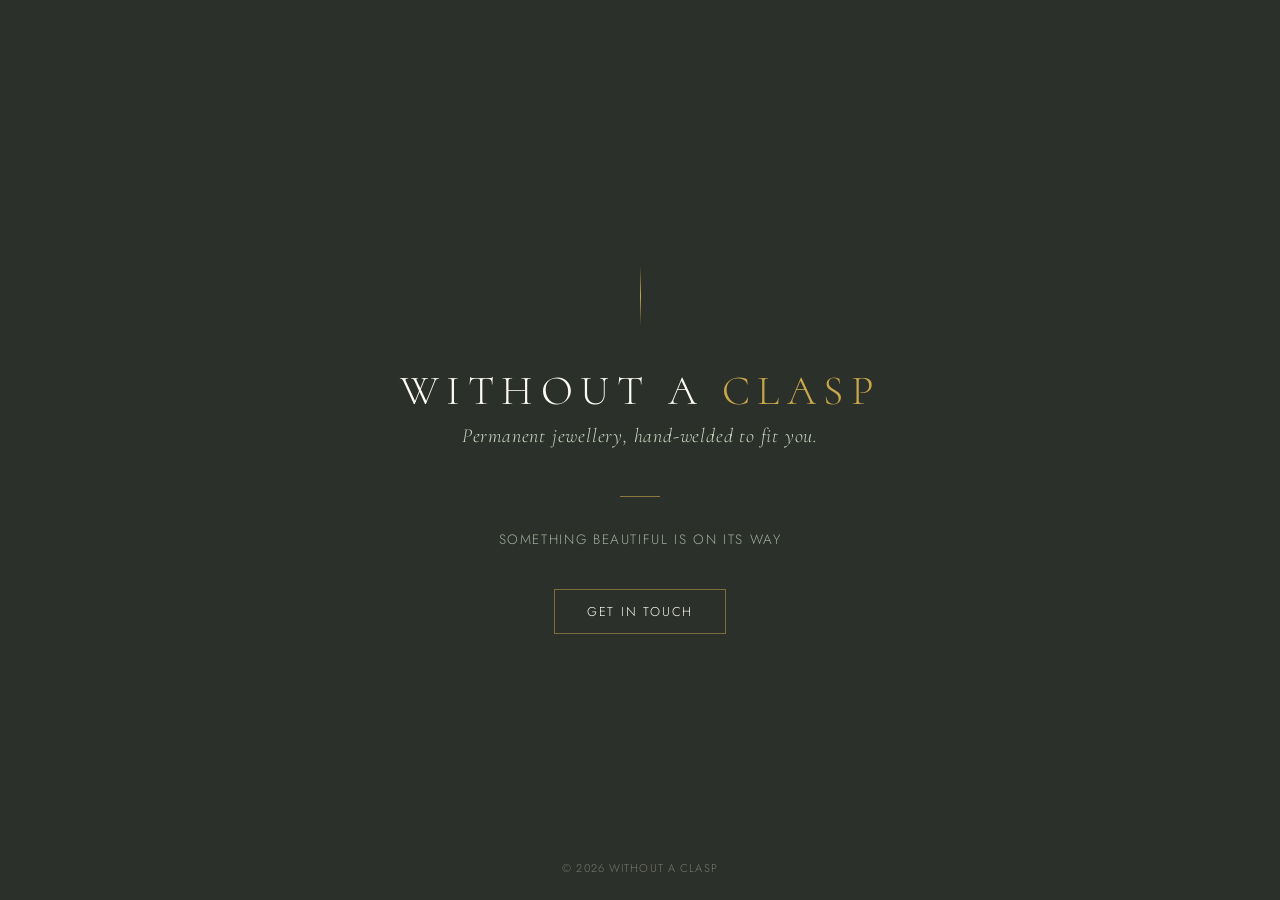
<file: index.html>
<!DOCTYPE html>
<html lang="en">
<head>
  <meta charset="UTF-8"/>
  <meta name="viewport" content="width=device-width, initial-scale=1.0"/>
  <meta name="description" content="Without a Clasp — Permanent jewellery, hand-welded to fit you. Coming soon."/>
  <title>Without a Clasp — Coming Soon</title>
  <link rel="preconnect" href="https://fonts.googleapis.com"/>
  <link rel="preconnect" href="https://fonts.gstatic.com" crossorigin/>
  <link rel="icon" type="image/svg+xml" href="favicon.svg"/>
  <link rel="apple-touch-icon" href="apple-touch-icon.svg"/>
  <link href="https://fonts.googleapis.com/css2?family=Cormorant+Garamond:ital,wght@0,300;0,400;1,300;1,400&family=Cormorant+SC:wght@300;400&family=Jost:wght@200;300;400&display=swap" rel="stylesheet"/>
  <style>
    *, *::before, *::after { box-sizing: border-box; margin: 0; padding: 0; }

    :root {
      --sage:    #CAD9C2;
      --gold:    #C9A84C;
      --charcoal:#2C302A;
      --cream:   #FDFAF4;
      --text:    #38382e;
      --mid:     #7a7a6e;
    }

    html, body {
      height: 100%;
    }

    body {
      background: var(--charcoal);
      color: var(--cream);
      font-family: 'Jost', sans-serif;
      font-weight: 300;
      display: flex;
      flex-direction: column;
      align-items: center;
      justify-content: center;
      min-height: 100vh;
      text-align: center;
      padding: 2rem;
    }

    /* Subtle decorative rule */
    .rule {
      width: 1px;
      height: 60px;
      background: linear-gradient(to bottom, transparent, var(--gold), transparent);
      margin: 0 auto 2.5rem;
    }

    .wordmark {
      font-family: 'Cormorant SC', serif;
      font-weight: 300;
      font-size: clamp(1.6rem, 5vw, 2.6rem);
      letter-spacing: 0.18em;
      text-transform: uppercase;
      color: var(--cream);
      margin-bottom: 0.5rem;
    }

    .wordmark span {
      color: var(--gold);
    }

    .tagline {
      font-family: 'Cormorant Garamond', serif;
      font-style: italic;
      font-weight: 300;
      font-size: clamp(1rem, 2.5vw, 1.25rem);
      color: var(--sage);
      letter-spacing: 0.04em;
      margin-bottom: 3rem;
    }

    .rule-bottom {
      width: 40px;
      height: 1px;
      background: var(--gold);
      margin: 0 auto 2rem;
      opacity: 0.6;
    }

    .message {
      font-size: 0.85rem;
      font-weight: 300;
      letter-spacing: 0.12em;
      text-transform: uppercase;
      color: var(--sage);
      opacity: 0.75;
      margin-bottom: 2.5rem;
    }

    .contact-link {
      display: inline-block;
      font-family: 'Jost', sans-serif;
      font-size: 0.8rem;
      font-weight: 300;
      letter-spacing: 0.14em;
      text-transform: uppercase;
      color: var(--cream);
      text-decoration: none;
      border: 1px solid rgba(201,168,76,0.5);
      padding: 0.75rem 2rem;
      transition: border-color 0.3s, color 0.3s;
    }

    .contact-link:hover {
      border-color: var(--gold);
      color: var(--gold);
    }

    footer {
      position: absolute;
      bottom: 1.5rem;
      font-size: 0.7rem;
      letter-spacing: 0.1em;
      color: var(--mid);
      text-transform: uppercase;
    }
  </style>
</head>
<body>

  <div class="rule"></div>

  <p class="wordmark">Without a <span>Clasp</span></p>
  <p class="tagline">Permanent jewellery, hand-welded to fit you.</p>

  <div class="rule-bottom"></div>

  <p class="message">Something beautiful is on its way</p>

  <a class="contact-link" href="mailto:hello@withoutaclasp.co.uk">Get in touch</a>

  <footer>&copy; 2026 Without a Clasp</footer>

</body>
</html>
</file>
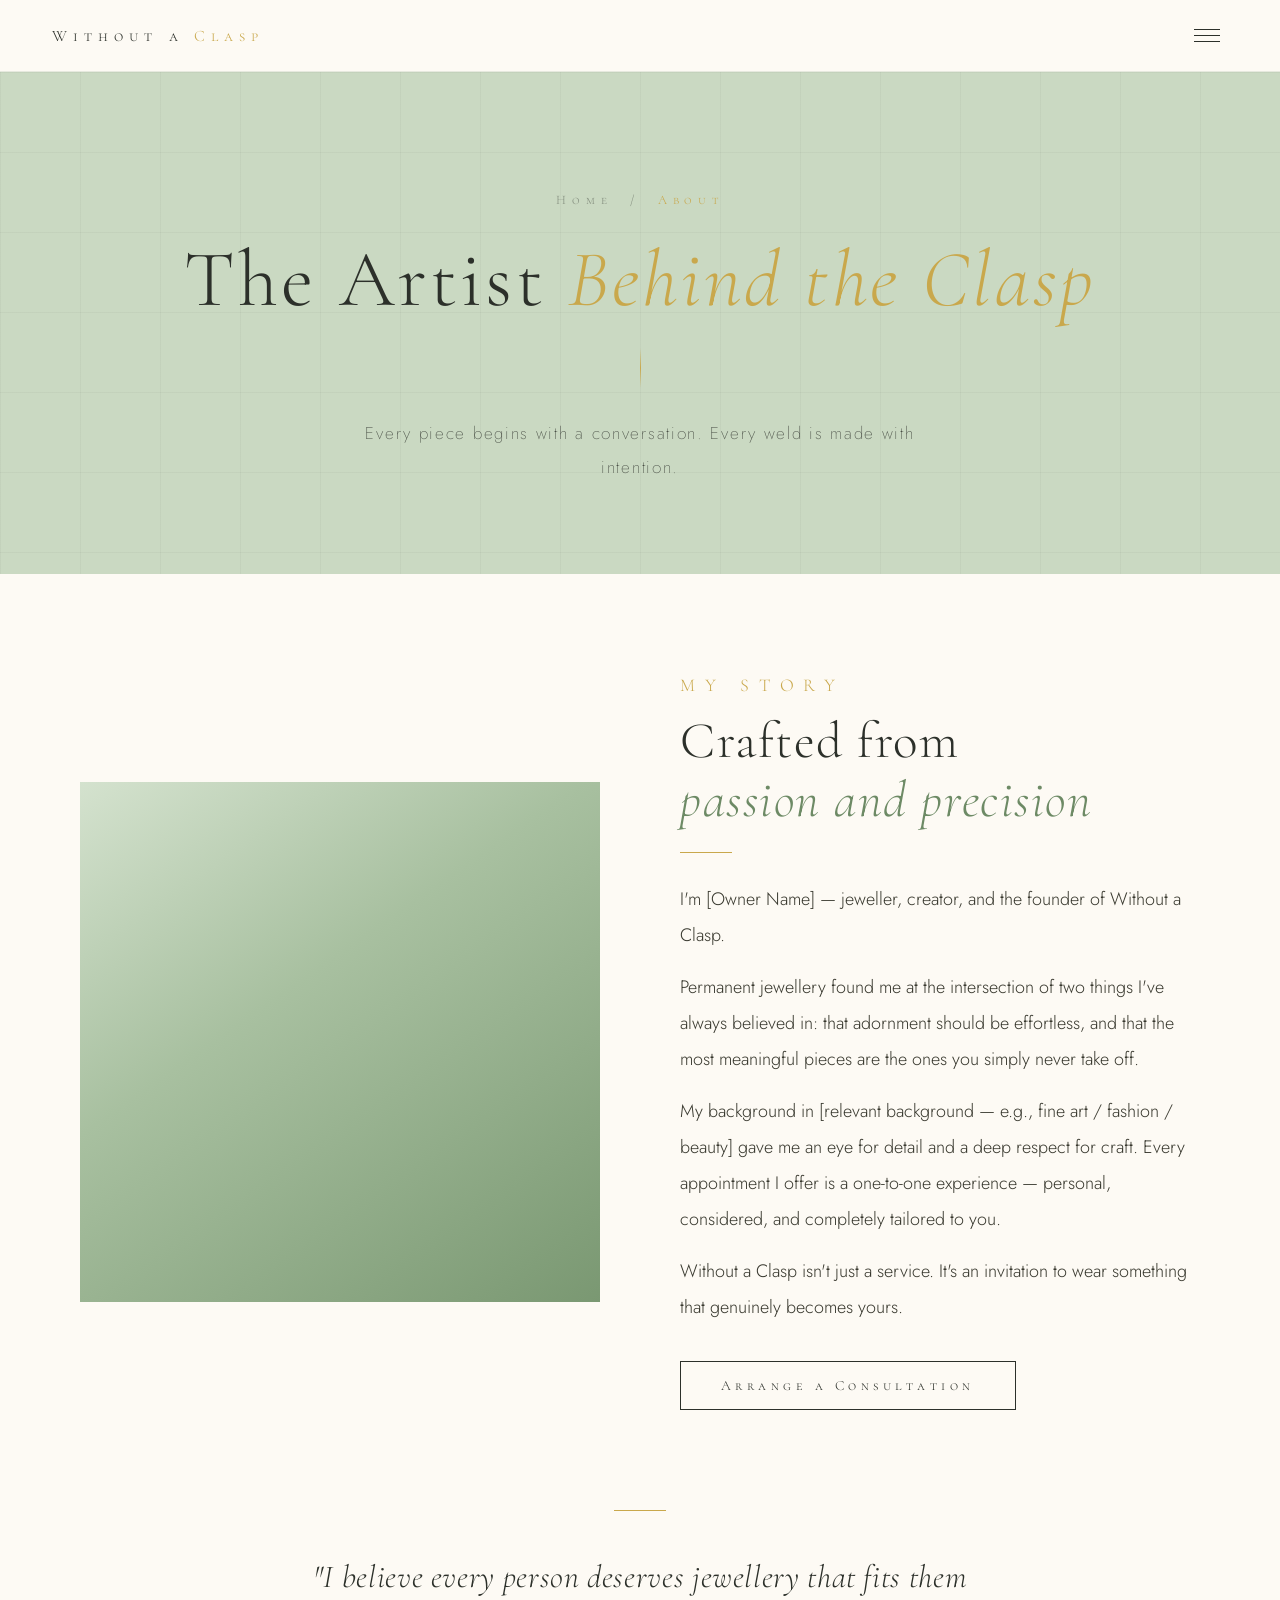
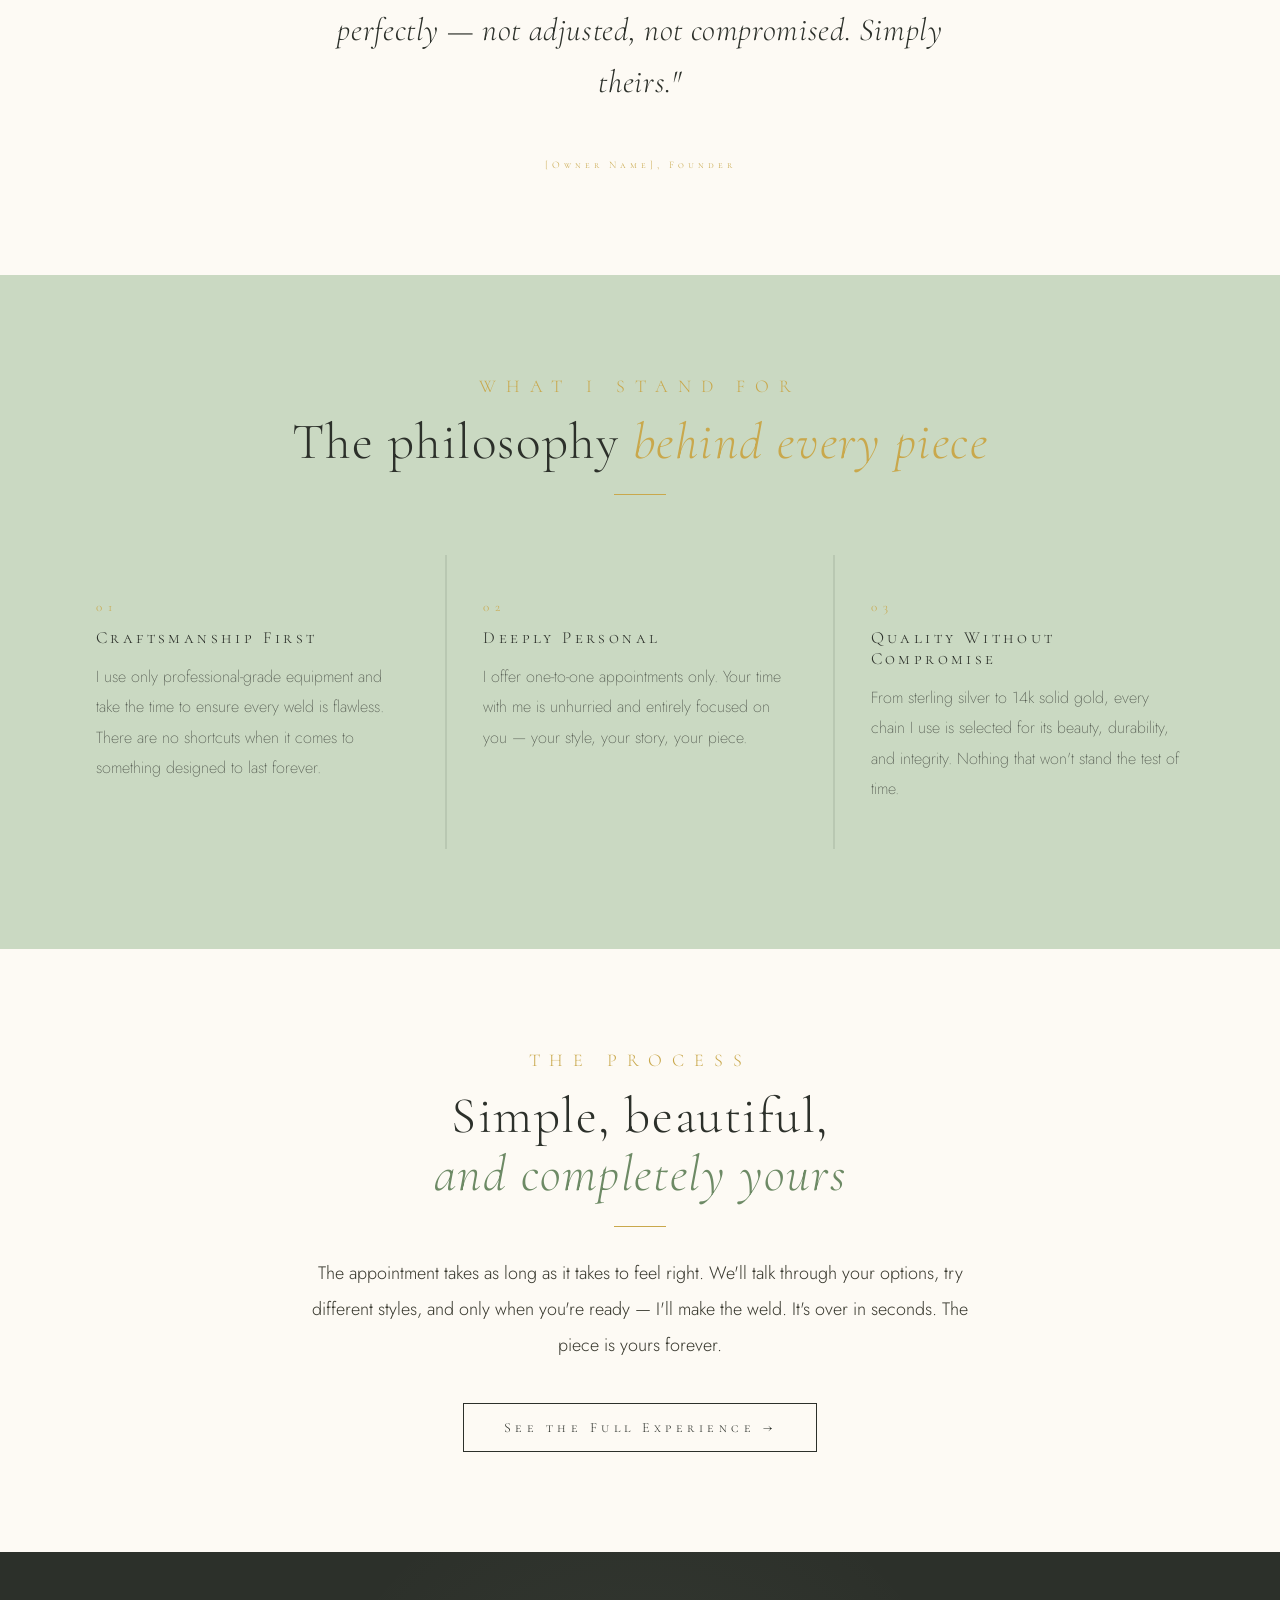
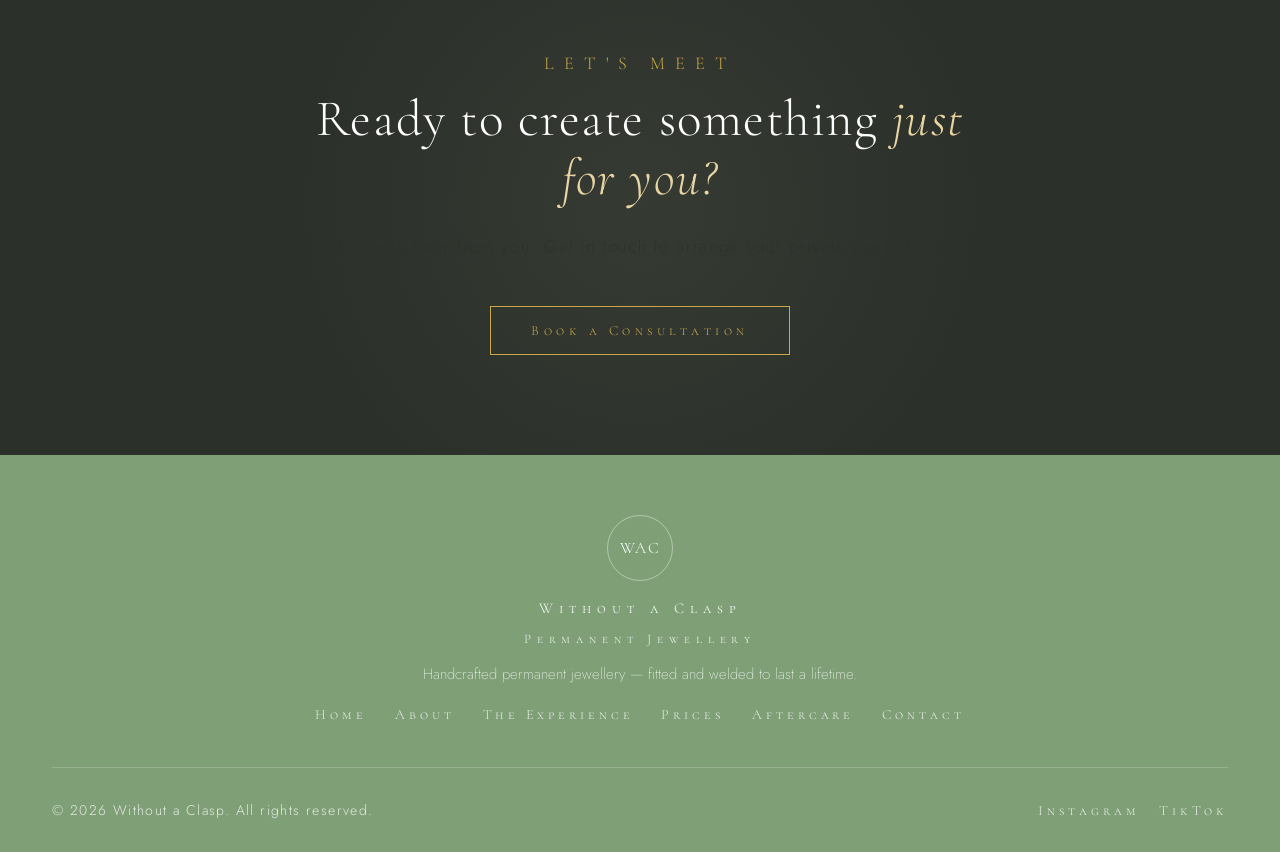
<file: about.html>
<!DOCTYPE html>
<html lang="en">
<head>
  <meta charset="UTF-8"/>
  <meta name="viewport" content="width=device-width, initial-scale=1.0"/>
  <meta name="description" content="Meet the artist behind Without a Clasp — permanent jewellery crafted with precision, passion, and purpose."/>
  <title>About — Without a Clasp</title>
  <link rel="preconnect" href="https://fonts.googleapis.com"/>
  <link rel="preconnect" href="https://fonts.gstatic.com" crossorigin/>
  <link href="https://fonts.googleapis.com/css2?family=Cormorant+Garamond:ital,wght@0,300;0,400;1,300;1,400&family=Cormorant+SC:wght@300;400&family=Jost:wght@200;300;400&display=swap" rel="stylesheet"/>
  <link rel="stylesheet" href="css/style.css"/>
</head>
<body>

  <!-- ── NAVIGATION ── -->
  <header class="site-nav" role="banner">
    <a href="index.html" class="nav-logo">Without a <span>Clasp</span></a>
    <button class="hamburger" id="hamburger" aria-label="Toggle menu">
      <span></span><span></span><span></span>
    </button>
  </header>

  <div class="nav-overlay" id="navOverlay" role="navigation">
    <div class="nav-overlay-inner">
      <span class="overlay-eyebrow">Permanent Jewellery</span>
      <ul class="overlay-links">
        <li><a href="index.html">Home</a></li>
        <li><a href="about.html">About</a></li>
        <li><a href="experience.html">The Experience</a></li>
        <li><a href="prices.html">Prices</a></li>
        <li><a href="aftercare.html">Aftercare</a></li>
        <li><a href="contact.html">Contact</a></li>
      </ul>
      <div class="overlay-rule"></div>
      <a href="contact.html" class="overlay-cta">Book a Consultation</a>
      <div class="overlay-social">
        <a href="#">Instagram</a>
        <a href="#">TikTok</a>
      </div>
    </div>
  </div>

  <main>

    <!-- ── PAGE HERO ── -->
    <section class="page-hero">
      <div class="page-hero__inner">
        <div class="breadcrumb">Home &nbsp;/&nbsp; <span>About</span></div>
        <h1 class="page-title fade-in">The Artist <em>Behind the Clasp</em></h1>
        <div class="page-rule fade-in delay-1"></div>
        <p class="page-subtitle fade-in delay-1">Every piece begins with a conversation. Every weld is made with intention.</p>
      </div>
    </section>

    <!-- ── PORTRAIT + BIO SPLIT ── -->
    <section class="bg-cream">
      <div class="split section-pad-lg">
        <div class="split__img fade-in">
          <div class="split__img-main" style="background:linear-gradient(145deg,#d4e2ce 0%,#a8c0a0 40%,#7a9872 100%)"></div>
          <div class="split__img-accent"></div>
        </div>
        <div class="fade-in delay-1">
          <span class="section-tag">My Story</span>
          <h2 class="section-title">Crafted from<br><em>passion and precision</em></h2>
          <div class="gold-line"></div>
          <div class="body-text">
            <p>I'm [Owner Name] — jeweller, creator, and the founder of Without a Clasp.</p>
            <p>Permanent jewellery found me at the intersection of two things I've always believed in: that adornment should be effortless, and that the most meaningful pieces are the ones you simply never take off.</p>
            <p>My background in [relevant background — e.g., fine art / fashion / beauty] gave me an eye for detail and a deep respect for craft. Every appointment I offer is a one-to-one experience — personal, considered, and completely tailored to you.</p>
            <p>Without a Clasp isn't just a service. It's an invitation to wear something that genuinely becomes yours.</p>
          </div>
          <a href="contact.html" class="btn btn-dark" style="margin-top:36px">Arrange a Consultation</a>
        </div>
      </div>
    </section>

    <!-- ── PULL QUOTE ── -->
    <section class="bg-cream">
      <div class="about-bio fade-in" style="padding-top:0">
        <div style="width:52px;height:1px;background:var(--gold);margin:0 auto 40px"></div>
        <p class="about-bio__quote">"I believe every person deserves jewellery that fits them perfectly — not adjusted, not compromised. Simply theirs."</p>
        <span style="font-family:'Cormorant SC',serif;font-size:10px;letter-spacing:0.4em;color:var(--gold)">[Owner Name], Founder</span>
      </div>
    </section>

    <!-- ── VALUES ── -->
    <section class="values" aria-label="Our values">
      <div class="values__inner">
        <div class="values__header fade-in">
          <span class="section-tag">What I Stand For</span>
          <h2 class="section-title on-sage">The philosophy <em>behind every piece</em></h2>
          <div class="gold-line center"></div>
        </div>
        <div class="values__grid">
          <div class="value-card fade-in">
            <span class="value-card__num">01</span>
            <div class="value-card__title">Craftsmanship First</div>
            <p class="value-card__body">I use only professional-grade equipment and take the time to ensure every weld is flawless. There are no shortcuts when it comes to something designed to last forever.</p>
          </div>
          <div class="value-card fade-in delay-1">
            <span class="value-card__num">02</span>
            <div class="value-card__title">Deeply Personal</div>
            <p class="value-card__body">I offer one-to-one appointments only. Your time with me is unhurried and entirely focused on you — your style, your story, your piece.</p>
          </div>
          <div class="value-card fade-in delay-2">
            <span class="value-card__num">03</span>
            <div class="value-card__title">Quality Without Compromise</div>
            <p class="value-card__body">From sterling silver to 14k solid gold, every chain I use is selected for its beauty, durability, and integrity. Nothing that won't stand the test of time.</p>
          </div>
        </div>
      </div>
    </section>

    <!-- ── PROCESS TEASER ── -->
    <section class="bg-cream section-pad" aria-label="The process">
      <div class="inner text-center fade-in" style="max-width:680px">
        <span class="section-tag">The Process</span>
        <h2 class="section-title">Simple, beautiful,<br><em>and completely yours</em></h2>
        <div class="gold-line center"></div>
        <p class="body-text" style="margin-bottom:40px">The appointment takes as long as it takes to feel right. We'll talk through your options, try different styles, and only when you're ready — I'll make the weld. It's over in seconds. The piece is yours forever.</p>
        <a href="experience.html" class="btn btn-dark">See the Full Experience &rarr;</a>
      </div>
    </section>

    <!-- ── CTA ── -->
    <section class="cta-charcoal" aria-label="Book">
      <div class="cta__inner fade-in">
        <span class="section-tag">Let's Meet</span>
        <h2 class="section-title on-dark">Ready to create something <em>just for you?</em></h2>
        <p class="cta__sub on-dark">I'd love to hear from you. Get in touch to arrange your private consultation.</p>
        <a href="contact.html" class="btn btn-gold">Book a Consultation</a>
      </div>
    </section>

  </main>

  <!-- ── FOOTER ── -->
  <footer class="site-footer" role="contentinfo">
    <div class="site-footer__inner">
      <div class="site-footer__top">
        <div class="footer-monogram"><span>WAC</span></div>
        <span class="footer-name">Without a Clasp</span>
        <span class="footer-sub">Permanent Jewellery</span>
        <p class="footer-tagline">Handcrafted permanent jewellery — fitted and welded to last a lifetime.</p>
        <nav class="footer-nav">
          <a href="index.html">Home</a>
          <a href="about.html">About</a>
          <a href="experience.html">The Experience</a>
          <a href="prices.html">Prices</a>
          <a href="aftercare.html">Aftercare</a>
          <a href="contact.html">Contact</a>
        </nav>
      </div>
      <div class="site-footer__bottom">
        <span class="footer-copy">&copy; 2026 Without a Clasp. All rights reserved.</span>
        <div class="footer-social">
          <a href="#">Instagram</a>
          <a href="#">TikTok</a>
        </div>
      </div>
    </div>
  </footer>

  <script src="js/main.js"></script>
</body>
</html>
</file>
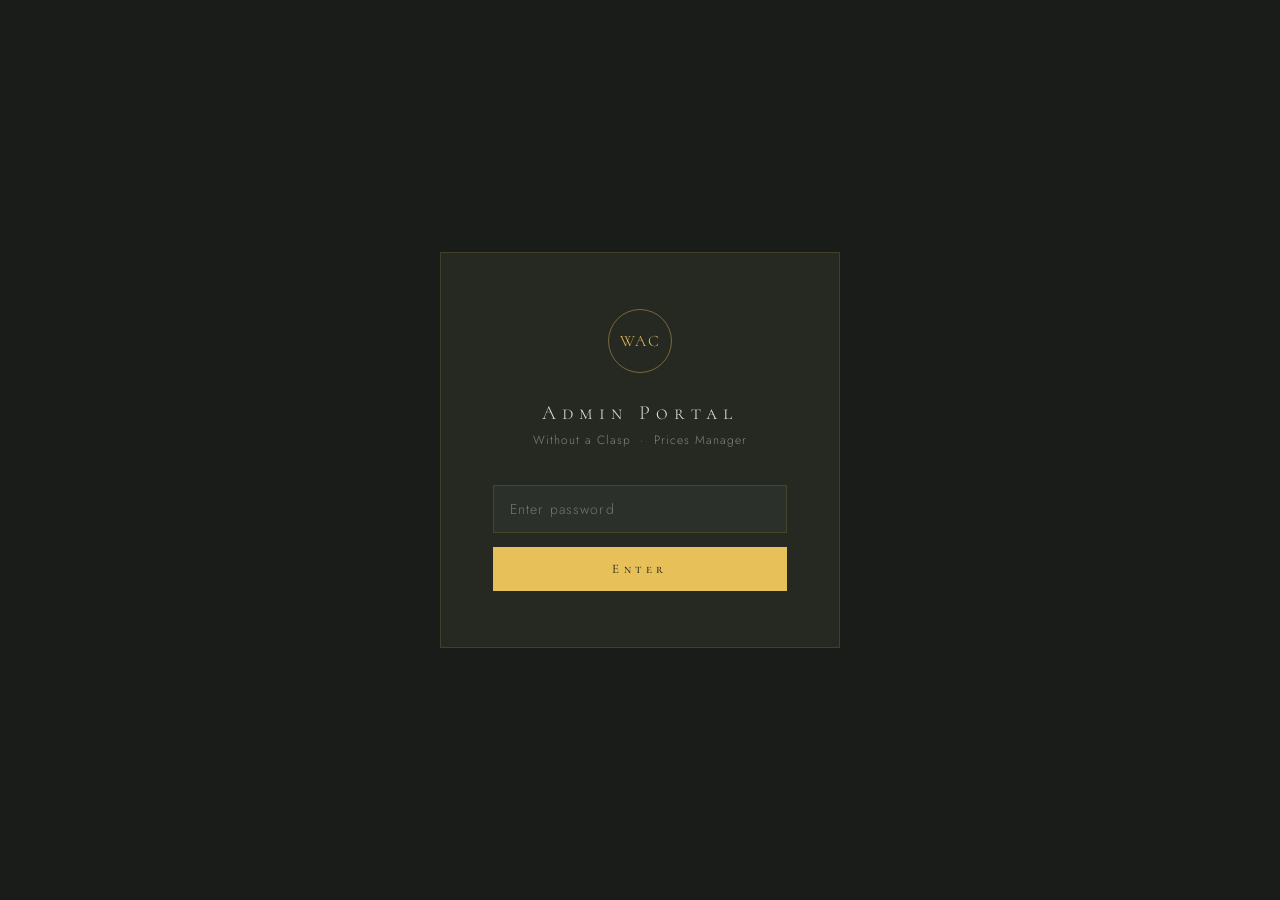
<file: admin.html>
<!DOCTYPE html>
<html lang="en">
<head>
  <meta charset="UTF-8"/>
  <meta name="viewport" content="width=device-width, initial-scale=1.0"/>
  <title>Admin — Without a Clasp</title>
  <link rel="preconnect" href="https://fonts.googleapis.com"/>
  <link rel="preconnect" href="https://fonts.gstatic.com" crossorigin/>
  <link href="https://fonts.googleapis.com/css2?family=Cormorant+Garamond:ital,wght@0,300;0,400;1,300;1,400&family=Cormorant+SC:wght@300;400&family=Jost:wght@200;300;400&display=swap" rel="stylesheet"/>
  <style>
    /* ── Variables ─────────────────────────────────── */
    :root {
      --bg:        #16191500;
      --surface:   #1e221b;
      --surface2:  #252922;
      --border:    rgba(201,168,76,0.18);
      --border-hi: rgba(201,168,76,0.5);
      --gold:      #e8c05a;
      --gold-dim:  rgba(232,192,90,0.85);
      --text:      #ddd9d1;
      --text-dim:  rgba(221,217,209,0.52);
      --input-bg:  #2c302a;
      --danger:    #c07070;
      --success:   #7aaa6e;
    }

    *, *::before, *::after { box-sizing: border-box; margin: 0; padding: 0; }
    html { scroll-behavior: smooth; }

    body {
      font-family: 'Jost', sans-serif;
      font-weight: 300;
      font-size: 14px;
      background: #191c18;
      color: var(--text);
      min-height: 100vh;
    }

    a { text-decoration: none; color: var(--gold); }
    a:hover { opacity: 0.8; }
    button { cursor: pointer; font-family: 'Jost', sans-serif; }

    /* ── Password Gate ─────────────────────────────── */
    .gate {
      min-height: 100vh;
      display: flex;
      align-items: center;
      justify-content: center;
      background: #191c18;
    }
    .gate__card {
      background: var(--surface2);
      border: 1px solid var(--border);
      padding: 56px 52px;
      width: 100%;
      max-width: 400px;
      text-align: center;
    }
    .gate__monogram {
      width: 64px; height: 64px;
      border: 1px solid var(--border-hi);
      border-radius: 50%;
      display: flex;
      align-items: center;
      justify-content: center;
      margin: 0 auto 28px;
      font-family: 'Cormorant SC', serif;
      font-size: 16px;
      letter-spacing: 0.1em;
      color: var(--gold);
    }
    .gate__title {
      font-family: 'Cormorant SC', serif;
      font-size: 20px;
      letter-spacing: 0.3em;
      color: var(--text);
      margin-bottom: 6px;
    }
    .gate__sub {
      font-size: 12px;
      color: var(--text-dim);
      letter-spacing: 0.08em;
      margin-bottom: 36px;
    }
    .gate__input {
      width: 100%;
      background: var(--input-bg);
      border: 1px solid var(--border);
      color: var(--text);
      font-family: 'Jost', sans-serif;
      font-size: 14px;
      font-weight: 300;
      padding: 13px 16px;
      outline: none;
      margin-bottom: 14px;
      letter-spacing: 0.08em;
      transition: border-color 0.2s;
    }
    .gate__input:focus { border-color: var(--gold-dim); }
    .gate__btn {
      width: 100%;
      background: var(--gold);
      color: #1a1d18;
      border: none;
      padding: 14px;
      font-family: 'Cormorant SC', serif;
      font-size: 13px;
      letter-spacing: 0.35em;
    }
    .gate__btn:hover { opacity: 0.88; }
    .gate__error {
      display: none;
      font-size: 12px;
      color: var(--danger);
      margin-top: 12px;
      letter-spacing: 0.05em;
    }

    /* ── Admin Shell ───────────────────────────────── */
    .admin { display: none; min-height: 100vh; }

    /* ── Header ────────────────────────────────────── */
    .admin-header {
      position: sticky;
      top: 0;
      z-index: 100;
      background: #111411;
      border-bottom: 1px solid var(--border);
      padding: 0 36px;
      height: 60px;
      display: flex;
      align-items: center;
      justify-content: space-between;
      gap: 16px;
    }
    .admin-header__brand {
      display: flex;
      align-items: center;
      gap: 14px;
    }
    .admin-header__logo {
      font-family: 'Cormorant SC', serif;
      font-size: 13px;
      letter-spacing: 0.35em;
      color: var(--gold);
    }
    .admin-header__sep {
      width: 1px; height: 18px;
      background: var(--border-hi);
    }
    .admin-header__label {
      font-size: 11px;
      letter-spacing: 0.25em;
      color: var(--text-dim);
    }
    .admin-header__actions {
      display: flex;
      align-items: center;
      gap: 12px;
    }
    .btn-preview {
      font-size: 12px;
      letter-spacing: 0.12em;
      color: var(--text-dim);
      border: 1px solid var(--border);
      padding: 8px 16px;
      background: transparent;
      transition: border-color 0.2s, color 0.2s;
    }
    .btn-preview:hover { border-color: var(--gold-dim); color: var(--text); }
    .btn-save {
      background: var(--gold);
      color: #1a1d18;
      border: none;
      padding: 9px 22px;
      font-family: 'Cormorant SC', serif;
      font-size: 11px;
      letter-spacing: 0.3em;
      transition: opacity 0.2s;
    }
    .btn-save:hover { opacity: 0.85; }
    .btn-logout {
      background: transparent;
      border: none;
      font-size: 12px;
      letter-spacing: 0.1em;
      color: var(--text-dim);
      padding: 8px 4px;
      transition: color 0.2s;
    }
    .btn-logout:hover { color: var(--danger); }

    /* ── Main layout ───────────────────────────────── */
    .admin-main {
      max-width: 980px;
      margin: 0 auto;
      padding: 40px 36px 80px;
      display: flex;
      flex-direction: column;
      gap: 40px;
    }

    /* ── Section ───────────────────────────────────── */
    .adm-section { }
    .adm-section__head {
      display: flex;
      align-items: center;
      justify-content: space-between;
      margin-bottom: 20px;
      padding-bottom: 14px;
      border-bottom: 1px solid var(--border);
    }
    .adm-section__title {
      font-family: 'Cormorant SC', serif;
      font-size: 15px;
      letter-spacing: 0.3em;
      color: var(--text);
    }
    .adm-section__tag {
      font-size: 10px;
      letter-spacing: 0.3em;
      color: var(--gold-dim);
    }

    /* ── Price card editor ─────────────────────────── */
    .card-block {
      background: var(--surface2);
      border: 1px solid var(--border);
      margin-bottom: 16px;
    }
    .card-block__head {
      display: flex;
      align-items: center;
      justify-content: space-between;
      padding: 16px 20px;
      cursor: pointer;
      user-select: none;
      border-bottom: 1px solid transparent;
      transition: border-color 0.2s;
    }
    .card-block.open .card-block__head { border-bottom-color: var(--border); }
    .card-block__name {
      font-family: 'Cormorant SC', serif;
      font-size: 13px;
      letter-spacing: 0.25em;
      color: var(--text);
    }
    .card-block__toggle {
      font-size: 18px;
      color: var(--gold-dim);
      line-height: 1;
      transition: transform 0.25s;
    }
    .card-block.open .card-block__toggle { transform: rotate(45deg); }
    .card-block__body {
      display: none;
      padding: 20px;
    }
    .card-block.open .card-block__body { display: block; }

    /* ── Row editor ────────────────────────────────── */
    .row-table {
      width: 100%;
      border-collapse: collapse;
      margin-bottom: 16px;
    }
    .row-table th {
      font-size: 9px;
      letter-spacing: 0.4em;
      color: var(--gold-dim);
      font-weight: 400;
      text-align: left;
      padding: 0 0 10px 0;
      font-family: 'Cormorant SC', serif;
    }
    .row-table th:last-child { width: 40px; }
    .row-table td { padding: 4px 8px 4px 0; vertical-align: middle; }
    .row-table td:last-child { padding-right: 0; text-align: center; }
    .row-table tr:first-child td { padding-top: 0; }

    .row-input {
      width: 100%;
      background: var(--input-bg);
      border: 1px solid rgba(201,168,76,0.12);
      color: var(--text);
      font-family: 'Jost', sans-serif;
      font-size: 13px;
      font-weight: 300;
      padding: 9px 12px;
      outline: none;
      transition: border-color 0.2s;
      border-radius: 0;
    }
    .row-input:focus { border-color: var(--gold-dim); }
    .row-input.price-input { width: 80px; text-align: right; }

    .poa-wrap {
      display: flex;
      align-items: center;
      gap: 6px;
      white-space: nowrap;
      font-size: 11px;
      letter-spacing: 0.1em;
      color: var(--text-dim);
    }
    .poa-wrap input[type="checkbox"] {
      accent-color: var(--gold);
      width: 14px;
      height: 14px;
      cursor: pointer;
    }

    .btn-remove-row {
      background: transparent;
      border: none;
      color: rgba(192,112,112,0.5);
      font-size: 18px;
      line-height: 1;
      padding: 4px;
      transition: color 0.2s;
    }
    .btn-remove-row:hover { color: var(--danger); }

    .btn-add-row {
      background: transparent;
      border: 1px solid var(--border);
      color: var(--gold-dim);
      font-size: 11px;
      letter-spacing: 0.25em;
      font-family: 'Cormorant SC', serif;
      padding: 8px 16px;
      transition: border-color 0.2s, color 0.2s;
    }
    .btn-add-row:hover { border-color: var(--gold-dim); color: var(--gold); }

    /* ── Add-on editor ─────────────────────────────── */
    .addon-row {
      display: grid;
      grid-template-columns: 160px 140px 1fr 36px;
      gap: 8px;
      align-items: center;
      margin-bottom: 8px;
    }
    .addon-col-label {
      font-size: 9px;
      letter-spacing: 0.4em;
      color: var(--gold-dim);
      font-family: 'Cormorant SC', serif;
      padding-bottom: 6px;
    }
    .addon-headers {
      display: grid;
      grid-template-columns: 160px 140px 1fr 36px;
      gap: 8px;
      margin-bottom: 4px;
    }

    /* ── Info box ──────────────────────────────────── */
    .info-box {
      background: var(--surface2);
      border: 1px solid var(--border);
      border-left: 3px solid var(--gold);
      padding: 28px 32px;
    }
    .info-box__title {
      font-family: 'Cormorant SC', serif;
      font-size: 13px;
      letter-spacing: 0.3em;
      color: var(--gold);
      margin-bottom: 18px;
    }
    .info-box ol {
      list-style: none;
      counter-reset: steps;
      display: flex;
      flex-direction: column;
      gap: 12px;
    }
    .info-box ol li {
      counter-increment: steps;
      display: flex;
      gap: 14px;
      font-size: 13px;
      line-height: 1.7;
      color: var(--text-dim);
    }
    .info-box ol li::before {
      content: counter(steps);
      font-family: 'Cormorant Garamond', serif;
      color: var(--gold);
      flex-shrink: 0;
      width: 16px;
    }
    .info-box code {
      font-family: 'Courier New', monospace;
      font-size: 12px;
      background: rgba(255,255,255,0.06);
      padding: 2px 6px;
      color: var(--text);
    }

    /* ── Toast notification ────────────────────────── */
    .toast {
      position: fixed;
      bottom: 28px;
      right: 28px;
      background: var(--surface2);
      border: 1px solid var(--gold-dim);
      color: var(--text);
      font-size: 13px;
      letter-spacing: 0.06em;
      padding: 14px 22px;
      display: none;
      align-items: center;
      gap: 10px;
      z-index: 999;
    }
    .toast.show { display: flex; }
    .toast__dot { width: 6px; height: 6px; background: var(--success); flex-shrink: 0; }

    /* ── Change Password ───────────────────────────── */
    .pwd-row {
      display: flex;
      gap: 10px;
      align-items: flex-end;
      flex-wrap: wrap;
    }
    .pwd-row .row-input { width: 200px; flex: none; }
    .btn-change-pwd {
      background: transparent;
      border: 1px solid var(--border);
      color: var(--text-dim);
      font-size: 11px;
      letter-spacing: 0.2em;
      font-family: 'Cormorant SC', serif;
      padding: 9px 16px;
      transition: border-color 0.2s, color 0.2s;
      white-space: nowrap;
    }
    .btn-change-pwd:hover { border-color: var(--gold-dim); color: var(--text); }
    .pwd-msg {
      font-size: 12px;
      color: var(--success);
      margin-top: 8px;
      display: none;
    }

    /* ── Responsive ────────────────────────────────── */
    @media (max-width: 700px) {
      .admin-main { padding: 24px 16px 60px; }
      .admin-header { padding: 0 16px; }
      .admin-header__label { display: none; }
      .admin-header__sep { display: none; }
      .addon-row, .addon-headers { grid-template-columns: 1fr 100px 36px; }
      .addon-row > :nth-child(3), .addon-headers > :nth-child(3) { display: none; }
      .row-table { font-size: 12px; }
    }
  </style>
</head>
<body>

  <!-- ── PASSWORD GATE ── -->
  <div class="gate" id="gate">
    <div class="gate__card">
      <div class="gate__monogram">WAC</div>
      <div class="gate__title">Admin Portal</div>
      <p class="gate__sub">Without a Clasp &nbsp;·&nbsp; Prices Manager</p>
      <form id="gateForm">
        <input class="gate__input" type="password" id="gatePassword" placeholder="Enter password" autocomplete="current-password"/>
        <button class="gate__btn" type="submit">Enter</button>
        <div class="gate__error" id="gateError">Incorrect password — please try again.</div>
      </form>
    </div>
  </div>

  <!-- ── ADMIN PORTAL ── -->
  <div class="admin" id="admin">

    <header class="admin-header">
      <div class="admin-header__brand">
        <span class="admin-header__logo">WAC</span>
        <span class="admin-header__sep"></span>
        <span class="admin-header__label">Prices Admin</span>
      </div>
      <div class="admin-header__actions">
        <a class="btn-preview" href="prices.html" target="_blank">Preview Page ↗</a>
        <button class="btn-save" id="saveBtn">Save &amp; Download</button>
        <button class="btn-logout" id="logoutBtn">Log out</button>
      </div>
    </header>

    <main class="admin-main">

      <!-- ── PRICE CARDS ── -->
      <section class="adm-section">
        <div class="adm-section__head">
          <span class="adm-section__title">Main Prices</span>
          <span class="adm-section__tag">Click a category to expand</span>
        </div>
        <div id="cardEditor">
          <!-- Generated by JS -->
        </div>
      </section>

      <!-- ── ADD-ONS ── -->
      <section class="adm-section">
        <div class="adm-section__head">
          <span class="adm-section__title">Add-Ons &amp; Extras</span>
          <span class="adm-section__tag">Charms, re-welds, specials</span>
        </div>
        <div class="card-block open">
          <div class="card-block__body" style="display:block">
            <div class="addon-headers">
              <span class="addon-col-label">Name</span>
              <span class="addon-col-label">Price Text</span>
              <span class="addon-col-label">Description</span>
              <span></span>
            </div>
            <div id="addonEditor">
              <!-- Generated by JS -->
            </div>
            <button class="btn-add-row" id="addAddonBtn" style="margin-top:8px">+ Add Item</button>
          </div>
        </div>
      </section>

      <!-- ── HOW TO PUBLISH ── -->
      <section class="adm-section">
        <div class="adm-section__head">
          <span class="adm-section__title">How to Publish</span>
        </div>
        <div class="info-box">
          <div class="info-box__title">Saving your changes to the live website</div>
          <ol>
            <li>Click <strong>Save &amp; Download</strong> above — a file called <code>prices-data.js</code> will download to your computer.</li>
            <li>Go to your GitHub repository and open the folder <code>js</code>.</li>
            <li>Click on <code>prices-data.js</code>, then click the pencil (edit) icon.</li>
            <li>Select all the existing text, delete it, and paste the content of your downloaded file.</li>
            <li>Click <strong>Commit changes</strong> — your live prices page will update within a minute or two.</li>
          </ol>
        </div>
      </section>

      <!-- ── CHANGE PASSWORD ── -->
      <section class="adm-section">
        <div class="adm-section__head">
          <span class="adm-section__title">Change Password</span>
        </div>
        <div class="card-block open">
          <div class="card-block__body" style="display:block">
            <div class="pwd-row">
              <input class="row-input" type="password" id="newPwd" placeholder="New password" autocomplete="new-password"/>
              <input class="row-input" type="password" id="confirmPwd" placeholder="Confirm password" autocomplete="new-password"/>
              <button class="btn-change-pwd" id="changePwdBtn">Update Password</button>
            </div>
            <div class="pwd-msg" id="pwdMsg">Password updated successfully.</div>
          </div>
        </div>
      </section>

    </main>
  </div>

  <!-- ── TOAST ── -->
  <div class="toast" id="toast">
    <span class="toast__dot"></span>
    <span id="toastMsg">File downloaded — upload to GitHub to publish.</span>
  </div>

  <script src="js/prices-data.js"></script>
  <script>
    /* ═══════════════════════════════════════════════════════
       WITHOUT A CLASP — Admin Portal Logic
       ═══════════════════════════════════════════════════════ */

    /* ── Password ────────────────────────────────────────── */
    var DEFAULT_PASSWORD = 'wac2026'; // Change this to update the default password

    function getPassword() {
      return localStorage.getItem('wac_admin_pwd') || DEFAULT_PASSWORD;
    }

    /* ── Gate ────────────────────────────────────────────── */
    var gate      = document.getElementById('gate');
    var adminEl   = document.getElementById('admin');
    var gateForm  = document.getElementById('gateForm');
    var gateInput = document.getElementById('gatePassword');
    var gateError = document.getElementById('gateError');

    // Auto-login if session active
    if (sessionStorage.getItem('wac_admin_auth') === '1') unlockAdmin();

    gateForm.addEventListener('submit', function (e) {
      e.preventDefault();
      if (gateInput.value === getPassword()) {
        sessionStorage.setItem('wac_admin_auth', '1');
        unlockAdmin();
      } else {
        gateError.style.display = 'block';
        gateInput.value = '';
        gateInput.focus();
      }
    });

    function unlockAdmin() {
      gate.style.display = 'none';
      adminEl.style.display = 'block';
      buildEditors();
    }

    document.getElementById('logoutBtn').addEventListener('click', function () {
      sessionStorage.removeItem('wac_admin_auth');
      location.reload();
    });

    /* ── Working data copy ───────────────────────────────── */
    // Deep clone the source data so edits don't touch the original object
    var data = JSON.parse(JSON.stringify(WAC_PRICES));

    /* ── Build card editors ──────────────────────────────── */
    function buildEditors() {
      buildCardEditor();
      buildAddonEditor();
    }

    function buildCardEditor() {
      var container = document.getElementById('cardEditor');
      container.innerHTML = '';
      data.cards.forEach(function (card, ci) {
        var block = document.createElement('div');
        block.className = 'card-block';
        block.innerHTML =
          '<div class="card-block__head">' +
            '<span class="card-block__name">' + card.title + '</span>' +
            '<span class="card-block__toggle">+</span>' +
          '</div>' +
          '<div class="card-block__body">' +
            '<table class="row-table">' +
              '<thead><tr>' +
                '<th>Item Name</th>' +
                '<th>Material / Note</th>' +
                '<th style="width:90px">Price (£)</th>' +
                '<th style="width:60px;text-align:center">POA</th>' +
                '<th></th>' +
              '</tr></thead>' +
              '<tbody id="rows_' + ci + '"></tbody>' +
            '</table>' +
            '<button class="btn-add-row" data-card="' + ci + '">+ Add Row</button>' +
          '</div>';

        // Toggle
        block.querySelector('.card-block__head').addEventListener('click', function () {
          block.classList.toggle('open');
        });

        // Add row
        block.querySelector('.btn-add-row').addEventListener('click', function () {
          data.cards[ci].rows.push({ name: '', material: '', price: '', poa: false });
          refreshCardRows(ci);
        });

        container.appendChild(block);
        refreshCardRows(ci);
      });
    }

    function refreshCardRows(ci) {
      var tbody = document.getElementById('rows_' + ci);
      tbody.innerHTML = '';
      data.cards[ci].rows.forEach(function (row, ri) {
        var tr = document.createElement('tr');
        tr.innerHTML =
          '<td><input class="row-input" type="text" value="' + esc(row.name) + '" placeholder="Item name"/></td>' +
          '<td><input class="row-input" type="text" value="' + esc(row.material) + '" placeholder="Material or note"/></td>' +
          '<td><input class="row-input price-input" type="text" value="' + esc(row.price) + '" placeholder="e.g. 55"/></td>' +
          '<td style="text-align:center"><label class="poa-wrap"><input type="checkbox"' + (row.poa ? ' checked' : '') + '/> POA</label></td>' +
          '<td><button class="btn-remove-row" title="Remove row">&times;</button></td>';

        var inputs = tr.querySelectorAll('input[type="text"]');
        inputs[0].addEventListener('input', function () { data.cards[ci].rows[ri].name     = this.value; });
        inputs[1].addEventListener('input', function () { data.cards[ci].rows[ri].material = this.value; });
        inputs[2].addEventListener('input', function () { data.cards[ci].rows[ri].price    = this.value; });

        tr.querySelector('input[type="checkbox"]').addEventListener('change', function () {
          data.cards[ci].rows[ri].poa = this.checked;
        });

        tr.querySelector('.btn-remove-row').addEventListener('click', function () {
          if (data.cards[ci].rows.length <= 1) return;
          data.cards[ci].rows.splice(ri, 1);
          refreshCardRows(ci);
        });

        tbody.appendChild(tr);
      });
    }

    /* ── Build addon editor ──────────────────────────────── */
    function buildAddonEditor() {
      var container = document.getElementById('addonEditor');
      container.innerHTML = '';
      data.addons.forEach(function (addon, ai) {
        appendAddonRow(container, addon, ai);
      });
    }

    function appendAddonRow(container, addon, ai) {
      var row = document.createElement('div');
      row.className = 'addon-row';
      row.innerHTML =
        '<input class="row-input" type="text" value="' + esc(addon.name)  + '" placeholder="Name"/>' +
        '<input class="row-input" type="text" value="' + esc(addon.price) + '" placeholder="e.g. from £15"/>' +
        '<input class="row-input" type="text" value="' + esc(addon.desc)  + '" placeholder="Short description"/>' +
        '<button class="btn-remove-row" title="Remove">&times;</button>';

      var inputs = row.querySelectorAll('input');
      inputs[0].addEventListener('input', function () { data.addons[ai].name  = this.value; });
      inputs[1].addEventListener('input', function () { data.addons[ai].price = this.value; });
      inputs[2].addEventListener('input', function () { data.addons[ai].desc  = this.value; });

      row.querySelector('.btn-remove-row').addEventListener('click', function () {
        data.addons.splice(ai, 1);
        buildAddonEditor(); // Rebuild to re-sync indices
      });

      container.appendChild(row);
    }

    document.getElementById('addAddonBtn').addEventListener('click', function () {
      var ai = data.addons.length;
      data.addons.push({ name: '', icon: 'star', price: '', desc: '' });
      appendAddonRow(document.getElementById('addonEditor'), data.addons[ai], ai);
    });

    /* ── Save & Download ─────────────────────────────────── */
    document.getElementById('saveBtn').addEventListener('click', function () {
      // Also save to localStorage so prices.html reflects changes immediately
      try { localStorage.setItem('wac_prices', JSON.stringify(data)); } catch (e) {}

      // Generate the JS file
      var now = new Date().toLocaleDateString('en-GB', { day: '2-digit', month: 'long', year: 'numeric' });
      var content =
        '/* ═══════════════════════════════════════════════════════\n' +
        '   WITHOUT A CLASP — Price Data\n' +
        '   Last updated: ' + now + '\n' +
        '   Managed via admin.html — do not edit this file directly.\n' +
        '   ═══════════════════════════════════════════════════════ */\n\n' +
        'var WAC_PRICES = ' + JSON.stringify(data, null, 2) + ';\n';

      download('prices-data.js', content);
      showToast('prices-data.js downloaded — upload to GitHub to publish.');
    });

    function download(filename, text) {
      var blob = new Blob([text], { type: 'text/javascript' });
      var url  = URL.createObjectURL(blob);
      var a    = document.createElement('a');
      a.href      = url;
      a.download  = filename;
      a.click();
      URL.revokeObjectURL(url);
    }

    /* ── Change password ─────────────────────────────────── */
    document.getElementById('changePwdBtn').addEventListener('click', function () {
      var np = document.getElementById('newPwd').value;
      var cp = document.getElementById('confirmPwd').value;
      var msg = document.getElementById('pwdMsg');
      msg.style.display = 'none';
      if (!np) return;
      if (np !== cp) { msg.style.color = 'var(--danger)'; msg.textContent = 'Passwords do not match.'; msg.style.display = 'block'; return; }
      localStorage.setItem('wac_admin_pwd', np);
      document.getElementById('newPwd').value = '';
      document.getElementById('confirmPwd').value = '';
      msg.style.color = 'var(--success)';
      msg.textContent = 'Password updated successfully.';
      msg.style.display = 'block';
    });

    /* ── Toast ───────────────────────────────────────────── */
    function showToast(msg) {
      var toast = document.getElementById('toast');
      document.getElementById('toastMsg').textContent = msg;
      toast.classList.add('show');
      setTimeout(function () { toast.classList.remove('show'); }, 4000);
    }

    /* ── Helpers ─────────────────────────────────────────── */
    function esc(s) {
      return String(s || '').replace(/&/g,'&amp;').replace(/</g,'&lt;').replace(/>/g,'&gt;').replace(/"/g,'&quot;');
    }
  </script>
</body>
</html>
</file>
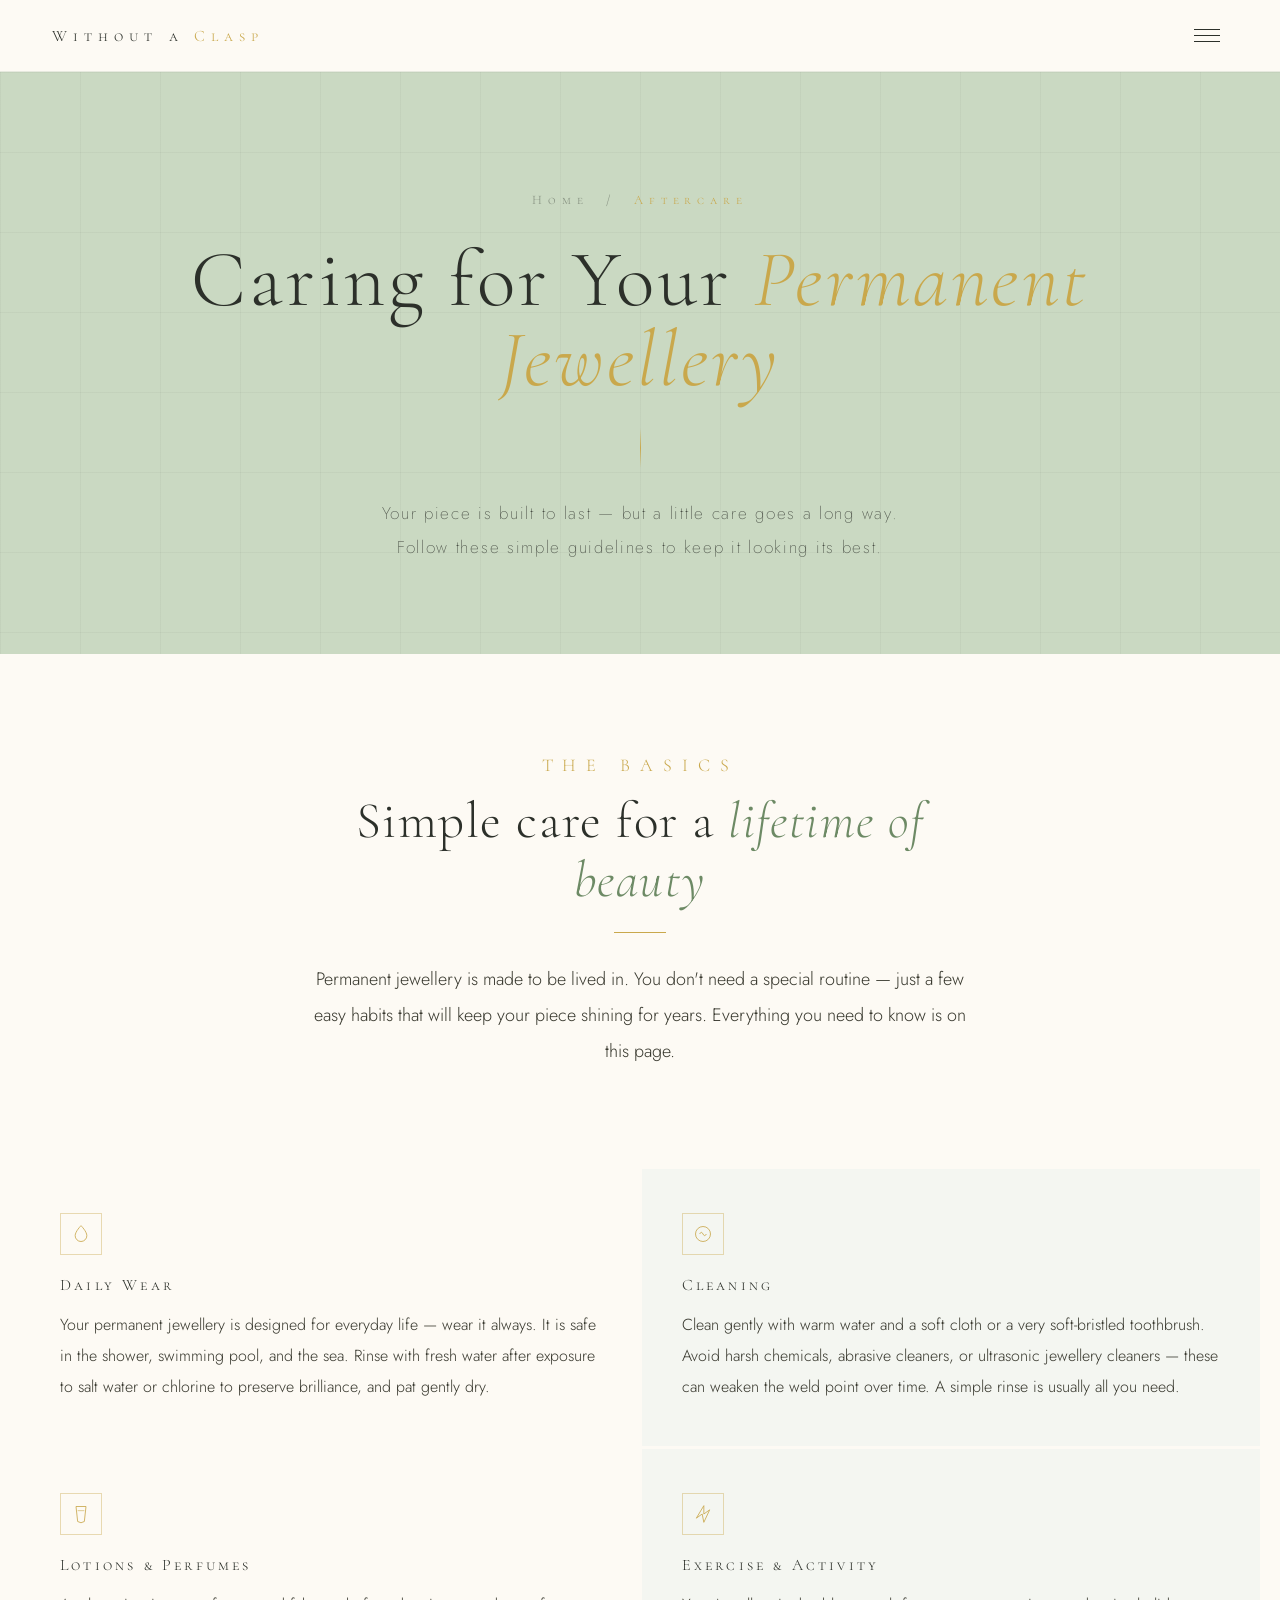
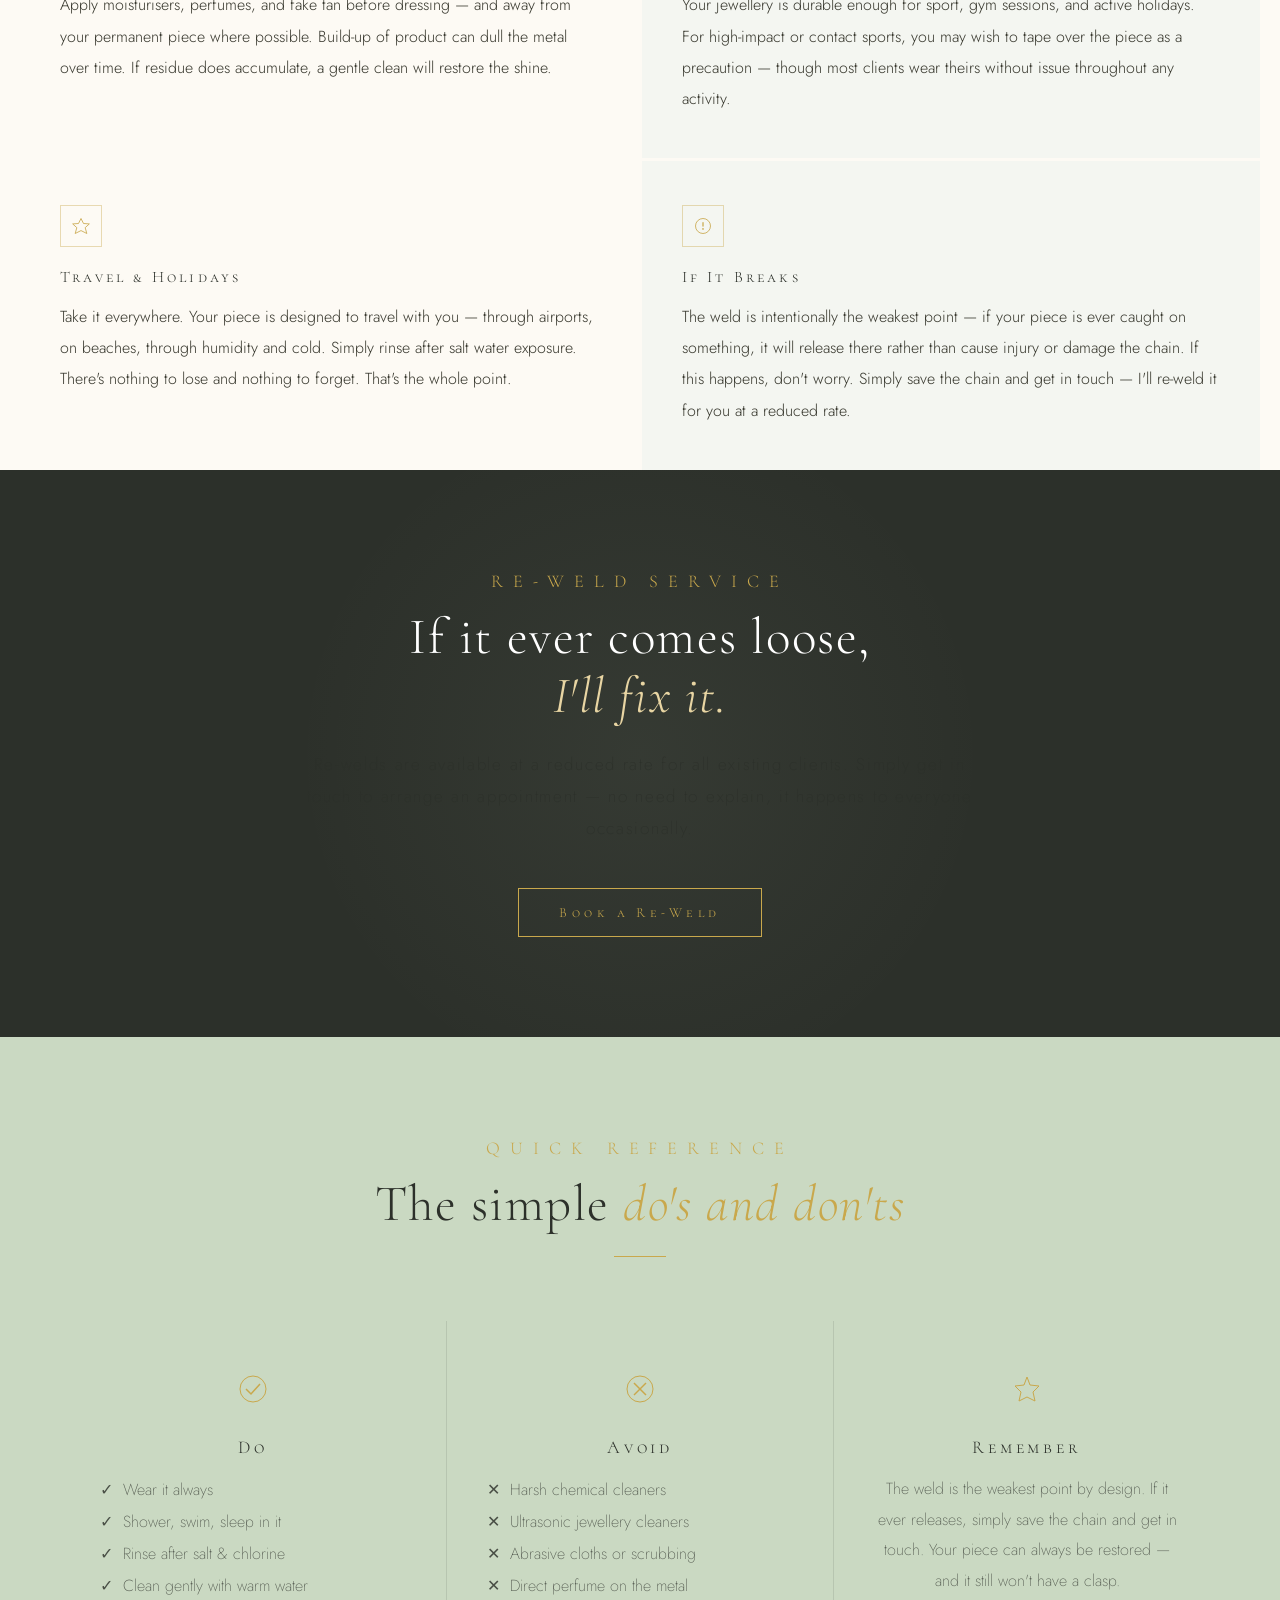
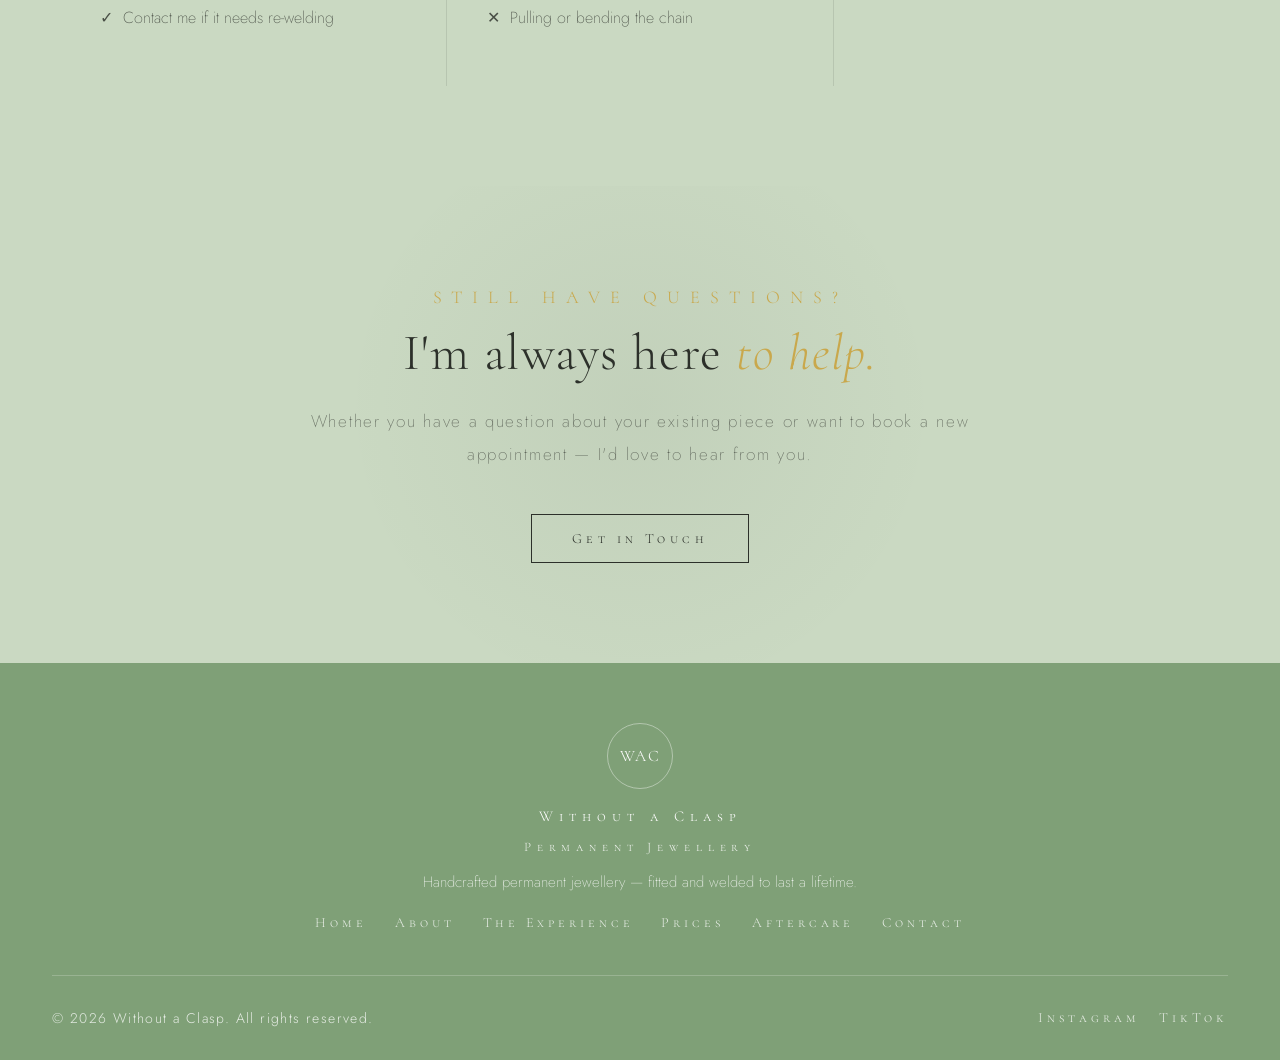
<file: aftercare.html>
<!DOCTYPE html>
<html lang="en">
<head>
  <meta charset="UTF-8"/>
  <meta name="viewport" content="width=device-width, initial-scale=1.0"/>
  <meta name="description" content="Aftercare advice for your permanent jewellery — how to keep your piece looking beautiful for life."/>
  <title>Aftercare — Without a Clasp</title>
  <link rel="preconnect" href="https://fonts.googleapis.com"/>
  <link rel="preconnect" href="https://fonts.gstatic.com" crossorigin/>
  <link href="https://fonts.googleapis.com/css2?family=Cormorant+Garamond:ital,wght@0,300;0,400;1,300;1,400&family=Cormorant+SC:wght@300;400&family=Jost:wght@200;300;400&display=swap" rel="stylesheet"/>
  <link rel="stylesheet" href="css/style.css"/>
</head>
<body>

  <!-- ── NAVIGATION ── -->
  <header class="site-nav" role="banner">
    <a href="index.html" class="nav-logo">Without a <span>Clasp</span></a>
    <button class="hamburger" id="hamburger" aria-label="Toggle menu">
      <span></span><span></span><span></span>
    </button>
  </header>

  <div class="nav-overlay" id="navOverlay" role="navigation">
    <div class="nav-overlay-inner">
      <span class="overlay-eyebrow">Permanent Jewellery</span>
      <ul class="overlay-links">
        <li><a href="index.html">Home</a></li>
        <li><a href="about.html">About</a></li>
        <li><a href="experience.html">The Experience</a></li>
        <li><a href="prices.html">Prices</a></li>
        <li><a href="aftercare.html">Aftercare</a></li>
        <li><a href="contact.html">Contact</a></li>
      </ul>
      <div class="overlay-rule"></div>
      <a href="contact.html" class="overlay-cta">Book a Consultation</a>
      <div class="overlay-social">
        <a href="#">Instagram</a>
        <a href="#">TikTok</a>
      </div>
    </div>
  </div>

  <main>

    <!-- ── PAGE HERO ── -->
    <section class="page-hero">
      <div class="page-hero__inner">
        <div class="breadcrumb">Home &nbsp;/&nbsp; <span>Aftercare</span></div>
        <h1 class="page-title fade-in">Caring for Your <em>Permanent Jewellery</em></h1>
        <div class="page-rule fade-in delay-1"></div>
        <p class="page-subtitle fade-in delay-1">Your piece is built to last — but a little care goes a long way. Follow these simple guidelines to keep it looking its best.</p>
      </div>
    </section>

    <!-- ── INTRO ── -->
    <section class="bg-cream section-pad">
      <div class="inner text-center fade-in" style="max-width:680px">
        <span class="section-tag">The Basics</span>
        <h2 class="section-title">Simple care for a <em>lifetime of beauty</em></h2>
        <div class="gold-line center"></div>
        <p class="body-text">Permanent jewellery is made to be lived in. You don't need a special routine — just a few easy habits that will keep your piece shining for years. Everything you need to know is on this page.</p>
      </div>
    </section>

    <!-- ── AFTERCARE CARDS ── -->
    <section aria-label="Aftercare advice">
      <div class="aftercare-grid">

        <div class="aftercare-card fade-in">
          <div class="aftercare-card__icon">
            <svg width="20" height="20" viewBox="0 0 24 24" fill="none" aria-hidden="true">
              <path d="M12 2C12 2 5 9 5 14 A7 7 0 0 0 19 14 C19 9 12 2 12 2Z" stroke="#C9A84C" stroke-width="1" fill="none"/>
            </svg>
          </div>
          <div class="aftercare-card__title">Daily Wear</div>
          <p class="aftercare-card__body">Your permanent jewellery is designed for everyday life — wear it always. It is safe in the shower, swimming pool, and the sea. Rinse with fresh water after exposure to salt water or chlorine to preserve brilliance, and pat gently dry.</p>
        </div>

        <div class="aftercare-card fade-in delay-1">
          <div class="aftercare-card__icon">
            <svg width="20" height="20" viewBox="0 0 24 24" fill="none" aria-hidden="true">
              <circle cx="12" cy="12" r="9" stroke="#C9A84C" stroke-width="1"/>
              <path d="M8 12 Q10 8 12 12 Q14 16 16 12" stroke="#C9A84C" stroke-width="1" fill="none"/>
            </svg>
          </div>
          <div class="aftercare-card__title">Cleaning</div>
          <p class="aftercare-card__body">Clean gently with warm water and a soft cloth or a very soft-bristled toothbrush. Avoid harsh chemicals, abrasive cleaners, or ultrasonic jewellery cleaners — these can weaken the weld point over time. A simple rinse is usually all you need.</p>
        </div>

        <div class="aftercare-card fade-in">
          <div class="aftercare-card__icon">
            <svg width="20" height="20" viewBox="0 0 24 24" fill="none" aria-hidden="true">
              <path d="M6 3 L18 3 L16 21 L12 22.5 L8 21 Z" stroke="#C9A84C" stroke-width="1" fill="none"/>
              <line x1="8" y1="8" x2="16" y2="8" stroke="#C9A84C" stroke-width="0.7"/>
            </svg>
          </div>
          <div class="aftercare-card__title">Lotions &amp; Perfumes</div>
          <p class="aftercare-card__body">Apply moisturisers, perfumes, and fake tan before dressing — and away from your permanent piece where possible. Build-up of product can dull the metal over time. If residue does accumulate, a gentle clean will restore the shine.</p>
        </div>

        <div class="aftercare-card fade-in delay-1">
          <div class="aftercare-card__icon">
            <svg width="20" height="20" viewBox="0 0 24 24" fill="none" aria-hidden="true">
              <path d="M13 2 L13 12 L20 7 L13 22 L11 12 L4 17 Z" stroke="#C9A84C" stroke-width="1" fill="none"/>
            </svg>
          </div>
          <div class="aftercare-card__title">Exercise &amp; Activity</div>
          <p class="aftercare-card__body">Your jewellery is durable enough for sport, gym sessions, and active holidays. For high-impact or contact sports, you may wish to tape over the piece as a precaution — though most clients wear theirs without issue throughout any activity.</p>
        </div>

        <div class="aftercare-card fade-in">
          <div class="aftercare-card__icon">
            <svg width="20" height="20" viewBox="0 0 24 24" fill="none" aria-hidden="true">
              <path d="M12 3 L15 9 L22 9.5 L17 14 L19 21 L12 17.5 L5 21 L7 14 L2 9.5 L9 9 Z" stroke="#C9A84C" stroke-width="1" fill="none"/>
            </svg>
          </div>
          <div class="aftercare-card__title">Travel &amp; Holidays</div>
          <p class="aftercare-card__body">Take it everywhere. Your piece is designed to travel with you — through airports, on beaches, through humidity and cold. Simply rinse after salt water exposure. There's nothing to lose and nothing to forget. That's the whole point.</p>
        </div>

        <div class="aftercare-card fade-in delay-1">
          <div class="aftercare-card__icon">
            <svg width="20" height="20" viewBox="0 0 24 24" fill="none" aria-hidden="true">
              <circle cx="12" cy="12" r="9" stroke="#C9A84C" stroke-width="1"/>
              <line x1="12" y1="8" x2="12" y2="12" stroke="#C9A84C" stroke-width="1.5" stroke-linecap="round"/>
              <circle cx="12" cy="15.5" r="1" fill="#C9A84C"/>
            </svg>
          </div>
          <div class="aftercare-card__title">If It Breaks</div>
          <p class="aftercare-card__body">The weld is intentionally the weakest point — if your piece is ever caught on something, it will release there rather than cause injury or damage the chain. If this happens, don't worry. Simply save the chain and get in touch — I'll re-weld it for you at a reduced rate.</p>
        </div>

      </div>
    </section>

    <!-- ── RE-WELD SECTION ── -->
    <section class="cta-charcoal" aria-label="Re-weld service">
      <div class="cta__inner fade-in">
        <span class="section-tag">Re-Weld Service</span>
        <h2 class="section-title on-dark">If it ever comes loose,<br><em>I'll fix it.</em></h2>
        <p class="cta__sub on-dark" >Re-welds are available at a reduced rate for all existing clients. Simply get in touch to arrange an appointment — no need to explain, it happens to everyone occasionally.</p>
        <a href="contact.html" class="btn btn-gold">Book a Re-Weld</a>
      </div>
    </section>

    <!-- ── DO'S AND DON'TS ── -->
    <section class="pillars" aria-label="Quick reference">
      <div class="pillars__inner">
        <div class="pillars__header fade-in">
          <span class="section-tag">Quick Reference</span>
          <h2 class="section-title on-sage">The simple <em>do's and don'ts</em></h2>
          <div class="gold-line center"></div>
        </div>
        <div class="pillars__grid">
          <div class="pillar fade-in">
            <div class="pillar__icon">
              <svg width="32" height="32" viewBox="0 0 32 32" fill="none" aria-hidden="true">
                <circle cx="16" cy="16" r="13" stroke="#C9A84C" stroke-width="1"/>
                <path d="M9 16 L14 21 L23 11" stroke="#C9A84C" stroke-width="1.5"/>
              </svg>
            </div>
            <div class="pillar__title">Do</div>
            <p class="pillar__body" style="text-align:left;line-height:2">
              ✓ &nbsp;Wear it always<br>
              ✓ &nbsp;Shower, swim, sleep in it<br>
              ✓ &nbsp;Rinse after salt &amp; chlorine<br>
              ✓ &nbsp;Clean gently with warm water<br>
              ✓ &nbsp;Contact me if it needs re-welding
            </p>
          </div>
          <div class="pillar fade-in delay-1">
            <div class="pillar__icon">
              <svg width="32" height="32" viewBox="0 0 32 32" fill="none" aria-hidden="true">
                <circle cx="16" cy="16" r="13" stroke="#C9A84C" stroke-width="1"/>
                <line x1="10" y1="10" x2="22" y2="22" stroke="#C9A84C" stroke-width="1.5"/>
                <line x1="22" y1="10" x2="10" y2="22" stroke="#C9A84C" stroke-width="1.5"/>
              </svg>
            </div>
            <div class="pillar__title">Avoid</div>
            <p class="pillar__body" style="text-align:left;line-height:2">
              ✕ &nbsp;Harsh chemical cleaners<br>
              ✕ &nbsp;Ultrasonic jewellery cleaners<br>
              ✕ &nbsp;Abrasive cloths or scrubbing<br>
              ✕ &nbsp;Direct perfume on the metal<br>
              ✕ &nbsp;Pulling or bending the chain
            </p>
          </div>
          <div class="pillar fade-in delay-2">
            <div class="pillar__icon">
              <svg width="32" height="32" viewBox="0 0 32 32" fill="none" aria-hidden="true">
                <path d="M16 4 L19 12 L28 13 L22 19 L24 28 L16 24 L8 28 L10 19 L4 13 L13 12 Z" stroke="#C9A84C" stroke-width="1" fill="none"/>
              </svg>
            </div>
            <div class="pillar__title">Remember</div>
            <p class="pillar__body">The weld is the weakest point by design. If it ever releases, simply save the chain and get in touch. Your piece can always be restored — and it still won't have a clasp.</p>
          </div>
        </div>
      </div>
    </section>

    <!-- ── CTA ── -->
    <section class="cta-sage" aria-label="Contact">
      <div class="cta__inner on-sage fade-in">
        <span class="section-tag">Still Have Questions?</span>
        <h2 class="section-title on-sage">I'm always here <em>to help.</em></h2>
        <p class="cta__sub" style="color:rgba(44,48,42,0.65)">Whether you have a question about your existing piece or want to book a new appointment — I'd love to hear from you.</p>
        <a href="contact.html" class="btn btn-dark">Get in Touch</a>
      </div>
    </section>

  </main>

  <!-- ── FOOTER ── -->
  <footer class="site-footer" role="contentinfo">
    <div class="site-footer__inner">
      <div class="site-footer__top">
        <div class="footer-monogram"><span>WAC</span></div>
        <span class="footer-name">Without a Clasp</span>
        <span class="footer-sub">Permanent Jewellery</span>
        <p class="footer-tagline">Handcrafted permanent jewellery — fitted and welded to last a lifetime.</p>
        <nav class="footer-nav">
          <a href="index.html">Home</a>
          <a href="about.html">About</a>
          <a href="experience.html">The Experience</a>
          <a href="prices.html">Prices</a>
          <a href="aftercare.html">Aftercare</a>
          <a href="contact.html">Contact</a>
        </nav>
      </div>
      <div class="site-footer__bottom">
        <span class="footer-copy">&copy; 2026 Without a Clasp. All rights reserved.</span>
        <div class="footer-social">
          <a href="#">Instagram</a>
          <a href="#">TikTok</a>
        </div>
      </div>
    </div>
  </footer>

  <script src="js/main.js"></script>
</body>
</html>
</file>
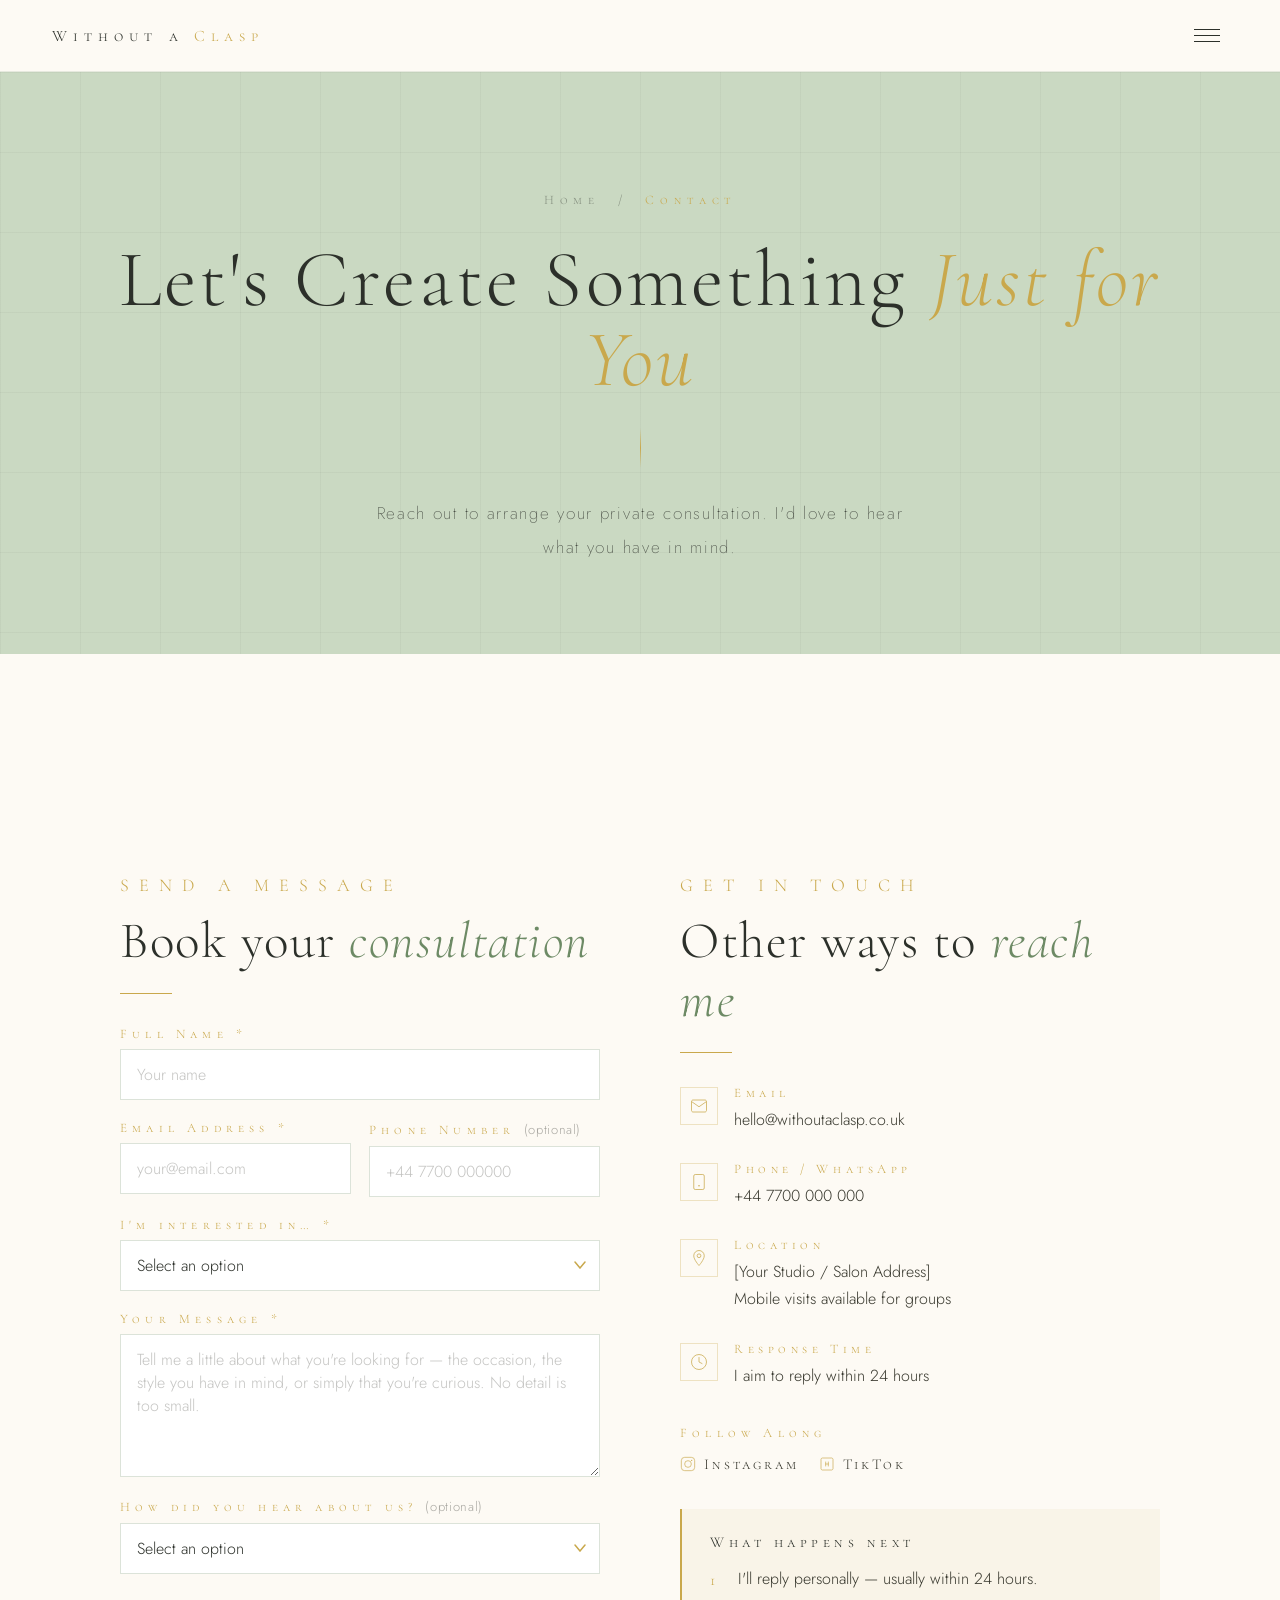
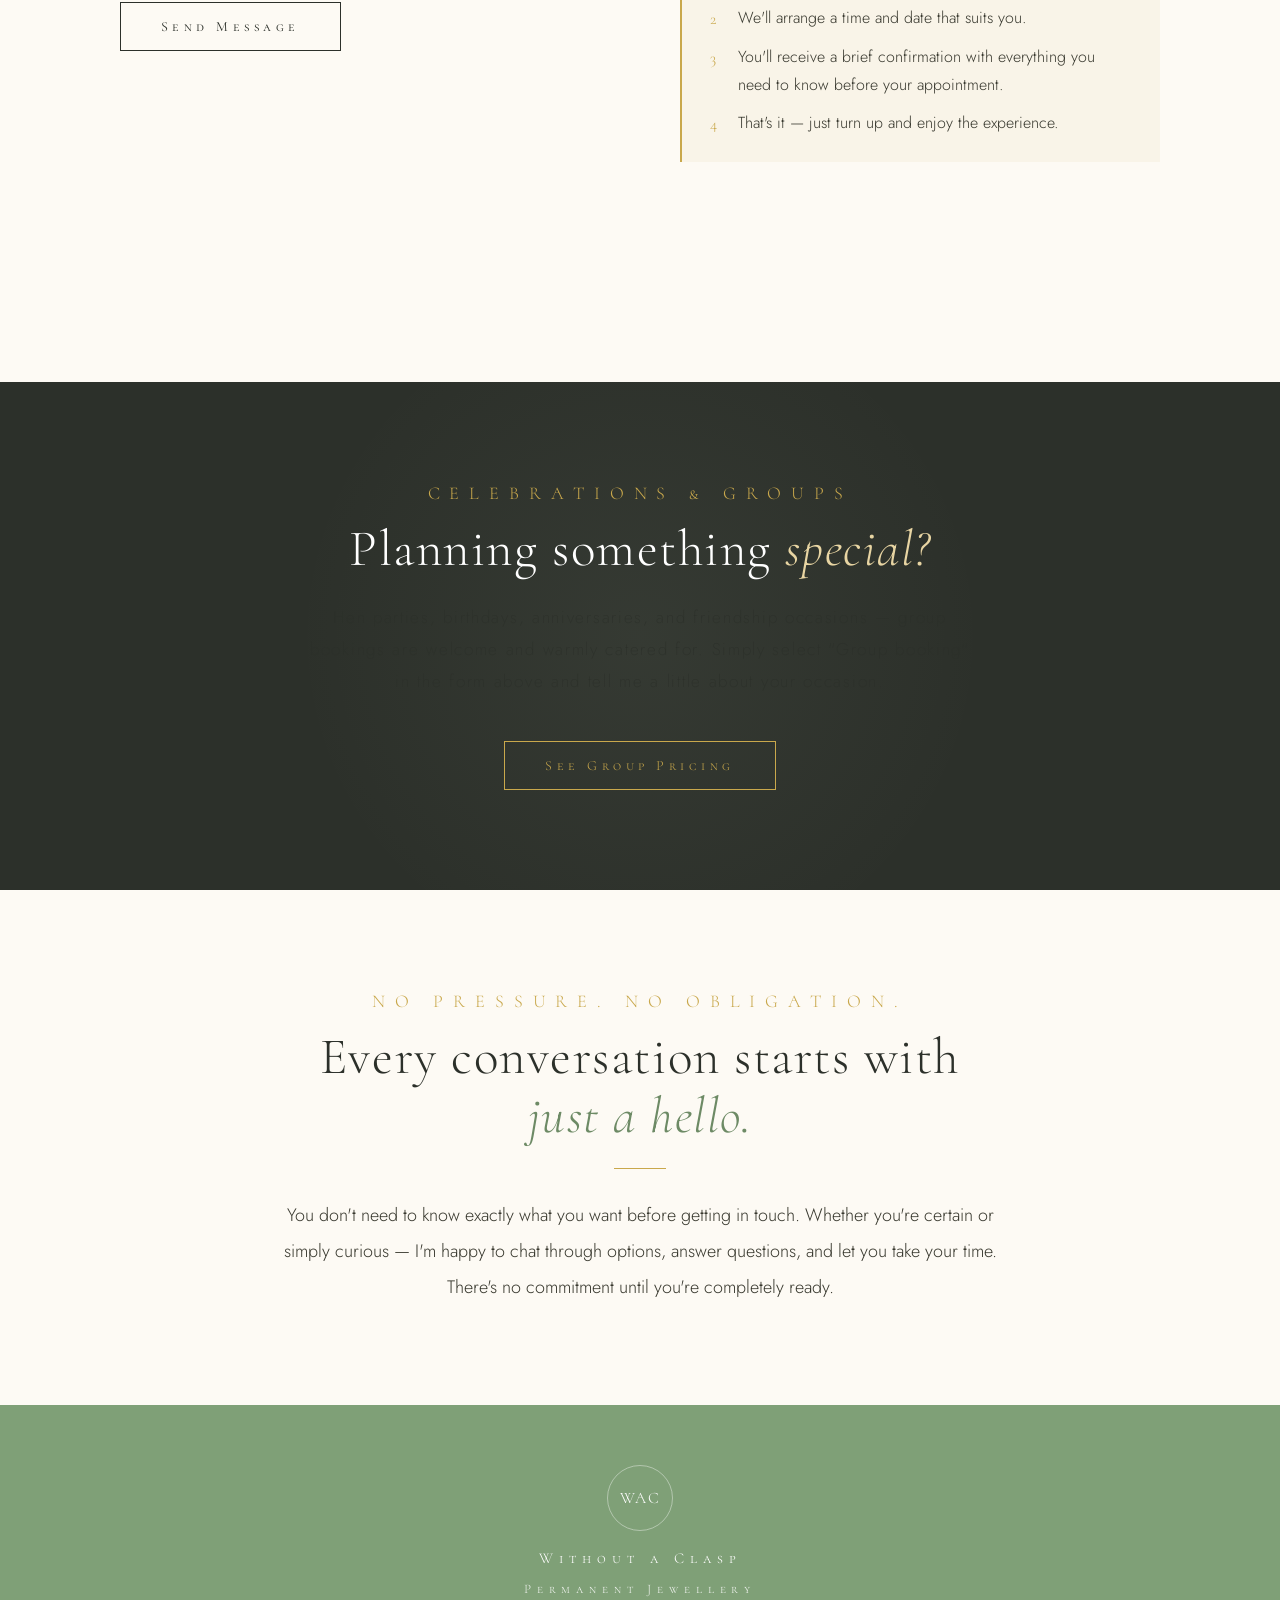
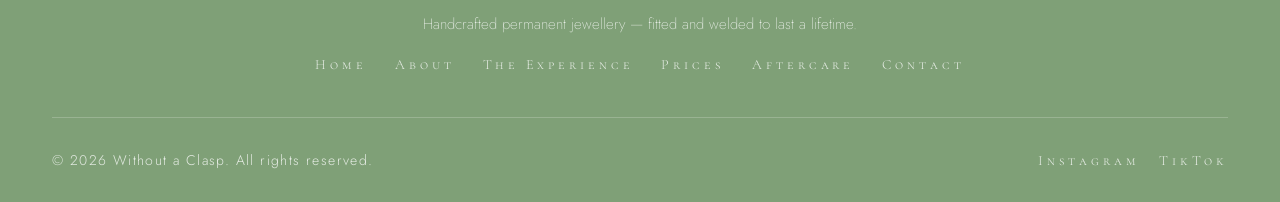
<file: contact.html>
<!DOCTYPE html>
<html lang="en">
<head>
  <meta charset="UTF-8"/>
  <meta name="viewport" content="width=device-width, initial-scale=1.0"/>
  <meta name="description" content="Book a permanent jewellery consultation with Without a Clasp — get in touch to arrange your private appointment."/>
  <title>Contact — Without a Clasp</title>
  <link rel="preconnect" href="https://fonts.googleapis.com"/>
  <link rel="preconnect" href="https://fonts.gstatic.com" crossorigin/>
  <link href="https://fonts.googleapis.com/css2?family=Cormorant+Garamond:ital,wght@0,300;0,400;1,300;1,400&family=Cormorant+SC:wght@300;400&family=Jost:wght@200;300;400&display=swap" rel="stylesheet"/>
  <link rel="stylesheet" href="css/style.css"/>
</head>
<body>

  <!-- ── NAVIGATION ── -->
  <header class="site-nav" role="banner">
    <a href="index.html" class="nav-logo">Without a <span>Clasp</span></a>
    <button class="hamburger" id="hamburger" aria-label="Toggle menu">
      <span></span><span></span><span></span>
    </button>
  </header>

  <div class="nav-overlay" id="navOverlay" role="navigation">
    <div class="nav-overlay-inner">
      <span class="overlay-eyebrow">Permanent Jewellery</span>
      <ul class="overlay-links">
        <li><a href="index.html">Home</a></li>
        <li><a href="about.html">About</a></li>
        <li><a href="experience.html">The Experience</a></li>
        <li><a href="prices.html">Prices</a></li>
        <li><a href="aftercare.html">Aftercare</a></li>
        <li><a href="contact.html">Contact</a></li>
      </ul>
      <div class="overlay-rule"></div>
      <a href="contact.html" class="overlay-cta">Book a Consultation</a>
      <div class="overlay-social">
        <a href="#">Instagram</a>
        <a href="#">TikTok</a>
      </div>
    </div>
  </div>

  <main>

    <!-- ── PAGE HERO ── -->
    <section class="page-hero">
      <div class="page-hero__inner">
        <div class="breadcrumb">Home &nbsp;/&nbsp; <span>Contact</span></div>
        <h1 class="page-title fade-in">Let's Create Something <em>Just for You</em></h1>
        <div class="page-rule fade-in delay-1"></div>
        <p class="page-subtitle fade-in delay-1">Reach out to arrange your private consultation. I'd love to hear what you have in mind.</p>
      </div>
    </section>

    <!-- ── CONTACT LAYOUT ── -->
    <section class="bg-cream section-pad-lg" aria-label="Contact form and details">
      <div class="contact-layout inner">

        <!-- FORM COLUMN -->
        <div class="contact-form-wrap fade-in">
          <span class="section-tag">Send a Message</span>
          <h2 class="section-title">Book your <em>consultation</em></h2>
          <div class="gold-line"></div>

          <form class="contact-form" id="contactForm" action="https://formspree.io/f/YOUR_FORM_ID" method="POST" novalidate>

            <div class="form-row">
              <div class="form-group">
                <label for="name">Full Name <span class="req">*</span></label>
                <input type="text" id="name" name="name" placeholder="Your name" required autocomplete="name"/>
                <span class="form-error" id="nameError">Please enter your name.</span>
              </div>
            </div>

            <div class="form-row form-row--two">
              <div class="form-group">
                <label for="email">Email Address <span class="req">*</span></label>
                <input type="email" id="email" name="email" placeholder="your@email.com" required autocomplete="email"/>
                <span class="form-error" id="emailError">Please enter a valid email address.</span>
              </div>
              <div class="form-group">
                <label for="phone">Phone Number <span class="optional">(optional)</span></label>
                <input type="tel" id="phone" name="phone" placeholder="+44 7700 000000" autocomplete="tel"/>
              </div>
            </div>

            <div class="form-row">
              <div class="form-group">
                <label for="interest">I'm interested in… <span class="req">*</span></label>
                <div class="select-wrap">
                  <select id="interest" name="interest" required>
                    <option value="" disabled selected>Select an option</option>
                    <option value="bracelet">Bracelet / Wrist chain</option>
                    <option value="anklet">Anklet</option>
                    <option value="necklace">Necklace</option>
                    <option value="ring">Finger chain / Ring</option>
                    <option value="multiple">Multiple pieces</option>
                    <option value="group">Group booking</option>
                    <option value="reweld">Re-weld of existing piece</option>
                    <option value="other">Just exploring — not sure yet</option>
                  </select>
                  <svg class="select-arrow" width="12" height="8" viewBox="0 0 12 8" fill="none" aria-hidden="true">
                    <path d="M1 1L6 7L11 1" stroke="#C9A84C" stroke-width="1.5" stroke-linecap="round"/>
                  </svg>
                </div>
                <span class="form-error" id="interestError">Please select an option.</span>
              </div>
            </div>

            <div class="form-row">
              <div class="form-group">
                <label for="message">Your Message <span class="req">*</span></label>
                <textarea id="message" name="message" rows="5" placeholder="Tell me a little about what you're looking for — the occasion, the style you have in mind, or simply that you're curious. No detail is too small." required></textarea>
                <span class="form-error" id="messageError">Please enter a message.</span>
              </div>
            </div>

            <div class="form-row">
              <div class="form-group">
                <label for="referral">How did you hear about us? <span class="optional">(optional)</span></label>
                <div class="select-wrap">
                  <select id="referral" name="referral">
                    <option value="" disabled selected>Select an option</option>
                    <option value="instagram">Instagram</option>
                    <option value="tiktok">TikTok</option>
                    <option value="google">Google search</option>
                    <option value="friend">Friend or family</option>
                    <option value="other">Other</option>
                  </select>
                  <svg class="select-arrow" width="12" height="8" viewBox="0 0 12 8" fill="none" aria-hidden="true">
                    <path d="M1 1L6 7L11 1" stroke="#C9A84C" stroke-width="1.5" stroke-linecap="round"/>
                  </svg>
                </div>
              </div>
            </div>

            <button type="submit" class="btn btn-dark contact-submit">Send Message</button>

            <div class="form-success" id="formSuccess" aria-live="polite">
              <svg width="20" height="20" viewBox="0 0 24 24" fill="none" aria-hidden="true">
                <circle cx="12" cy="12" r="10" stroke="#C9A84C" stroke-width="1"/>
                <path d="M7 12L10.5 15.5L17 9" stroke="#C9A84C" stroke-width="1.5" stroke-linecap="round"/>
              </svg>
              Thank you — I'll be in touch very soon.
            </div>

          </form>
        </div>

        <!-- INFO COLUMN -->
        <div class="contact-info fade-in delay-1">
          <span class="section-tag">Get in Touch</span>
          <h2 class="section-title">Other ways to <em>reach me</em></h2>
          <div class="gold-line"></div>

          <div class="contact-details">

            <div class="contact-detail">
              <div class="contact-detail__icon">
                <svg width="18" height="18" viewBox="0 0 24 24" fill="none" aria-hidden="true">
                  <path d="M4 4H20C21.1 4 22 4.9 22 6V18C22 19.1 21.1 20 20 20H4C2.9 20 2 19.1 2 18V6C2 4.9 2.9 4 4 4Z" stroke="#C9A84C" stroke-width="1" fill="none"/>
                  <path d="M22 6L12 13L2 6" stroke="#C9A84C" stroke-width="1"/>
                </svg>
              </div>
              <div>
                <div class="contact-detail__label">Email</div>
                <a href="mailto:hello@withoutaclasp.co.uk" class="contact-detail__value">hello@withoutaclasp.co.uk</a>
              </div>
            </div>

            <div class="contact-detail">
              <div class="contact-detail__icon">
                <svg width="18" height="18" viewBox="0 0 24 24" fill="none" aria-hidden="true">
                  <rect x="5" y="2" width="14" height="20" rx="2" stroke="#C9A84C" stroke-width="1"/>
                  <circle cx="12" cy="17" r="1" fill="#C9A84C"/>
                </svg>
              </div>
              <div>
                <div class="contact-detail__label">Phone / WhatsApp</div>
                <a href="tel:+447700000000" class="contact-detail__value">+44 7700 000 000</a>
              </div>
            </div>

            <div class="contact-detail">
              <div class="contact-detail__icon">
                <svg width="18" height="18" viewBox="0 0 24 24" fill="none" aria-hidden="true">
                  <path d="M12 2C8.13 2 5 5.13 5 9C5 14.25 12 22 12 22C12 22 19 14.25 19 9C19 5.13 15.87 2 12 2Z" stroke="#C9A84C" stroke-width="1"/>
                  <circle cx="12" cy="9" r="2.5" stroke="#C9A84C" stroke-width="1"/>
                </svg>
              </div>
              <div>
                <div class="contact-detail__label">Location</div>
                <span class="contact-detail__value">[Your Studio / Salon Address]<br>Mobile visits available for groups</span>
              </div>
            </div>

            <div class="contact-detail">
              <div class="contact-detail__icon">
                <svg width="18" height="18" viewBox="0 0 24 24" fill="none" aria-hidden="true">
                  <circle cx="12" cy="12" r="10" stroke="#C9A84C" stroke-width="1"/>
                  <path d="M12 6V12L16 14" stroke="#C9A84C" stroke-width="1" stroke-linecap="round"/>
                </svg>
              </div>
              <div>
                <div class="contact-detail__label">Response Time</div>
                <span class="contact-detail__value">I aim to reply within 24 hours</span>
              </div>
            </div>

          </div>

          <div class="contact-social">
            <div class="contact-social__label">Follow Along</div>
            <div class="contact-social__links">
              <a href="#" class="contact-social__link">
                <svg width="16" height="16" viewBox="0 0 24 24" fill="none" aria-hidden="true">
                  <rect x="2" y="2" width="20" height="20" rx="5" stroke="#C9A84C" stroke-width="1"/>
                  <circle cx="12" cy="12" r="5" stroke="#C9A84C" stroke-width="1"/>
                  <circle cx="17.5" cy="6.5" r="1" fill="#C9A84C"/>
                </svg>
                Instagram
              </a>
              <a href="#" class="contact-social__link">
                <svg width="16" height="16" viewBox="0 0 24 24" fill="none" aria-hidden="true">
                  <path d="M19 3H5C3.9 3 3 3.9 3 5V19C3 20.1 3.9 21 5 21H19C20.1 21 21 20.1 21 19V5C21 3.9 20.1 3 19 3Z" stroke="#C9A84C" stroke-width="1"/>
                  <path d="M10 9V15M14 9V15M10 12H14" stroke="#C9A84C" stroke-width="1" stroke-linecap="round"/>
                </svg>
                TikTok
              </a>
            </div>
          </div>

          <!-- WHAT TO EXPECT NOTE -->
          <div class="contact-expect">
            <div class="contact-expect__title">What happens next</div>
            <ol class="contact-expect__list">
              <li>I'll reply personally — usually within 24 hours.</li>
              <li>We'll arrange a time and date that suits you.</li>
              <li>You'll receive a brief confirmation with everything you need to know before your appointment.</li>
              <li>That's it — just turn up and enjoy the experience.</li>
            </ol>
          </div>

        </div>

      </div>
    </section>

    <!-- ── GROUP BOOKINGS NOTE ── -->
    <section class="cta-charcoal" aria-label="Group bookings">
      <div class="cta__inner fade-in">
        <span class="section-tag">Celebrations &amp; Groups</span>
        <h2 class="section-title on-dark">Planning something <em>special?</em></h2>
        <p class="cta__sub on-dark" >Hen parties, birthdays, anniversaries, and friendship occasions — group bookings are welcome and warmly catered for. Simply select "Group booking" in the form above and tell me a little about your occasion.</p>
        <a href="prices.html#group" class="btn btn-gold">See Group Pricing</a>
      </div>
    </section>

    <!-- ── REASSURANCE BAR ── -->
    <section class="bg-cream section-pad" aria-label="Reassurance">
      <div class="inner text-center fade-in" style="max-width:720px">
        <span class="section-tag">No Pressure. No Obligation.</span>
        <h2 class="section-title">Every conversation starts with <em>just a hello.</em></h2>
        <div class="gold-line center"></div>
        <p class="body-text">You don't need to know exactly what you want before getting in touch. Whether you're certain or simply curious — I'm happy to chat through options, answer questions, and let you take your time. There's no commitment until you're completely ready.</p>
      </div>
    </section>

  </main>

  <!-- ── FOOTER ── -->
  <footer class="site-footer" role="contentinfo">
    <div class="site-footer__inner">
      <div class="site-footer__top">
        <div class="footer-monogram"><span>WAC</span></div>
        <span class="footer-name">Without a Clasp</span>
        <span class="footer-sub">Permanent Jewellery</span>
        <p class="footer-tagline">Handcrafted permanent jewellery — fitted and welded to last a lifetime.</p>
        <nav class="footer-nav">
          <a href="index.html">Home</a>
          <a href="about.html">About</a>
          <a href="experience.html">The Experience</a>
          <a href="prices.html">Prices</a>
          <a href="aftercare.html">Aftercare</a>
          <a href="contact.html">Contact</a>
        </nav>
      </div>
      <div class="site-footer__bottom">
        <span class="footer-copy">&copy; 2026 Without a Clasp. All rights reserved.</span>
        <div class="footer-social">
          <a href="#">Instagram</a>
          <a href="#">TikTok</a>
        </div>
      </div>
    </div>
  </footer>

  <script src="js/main.js"></script>
</body>
</html>
</file>
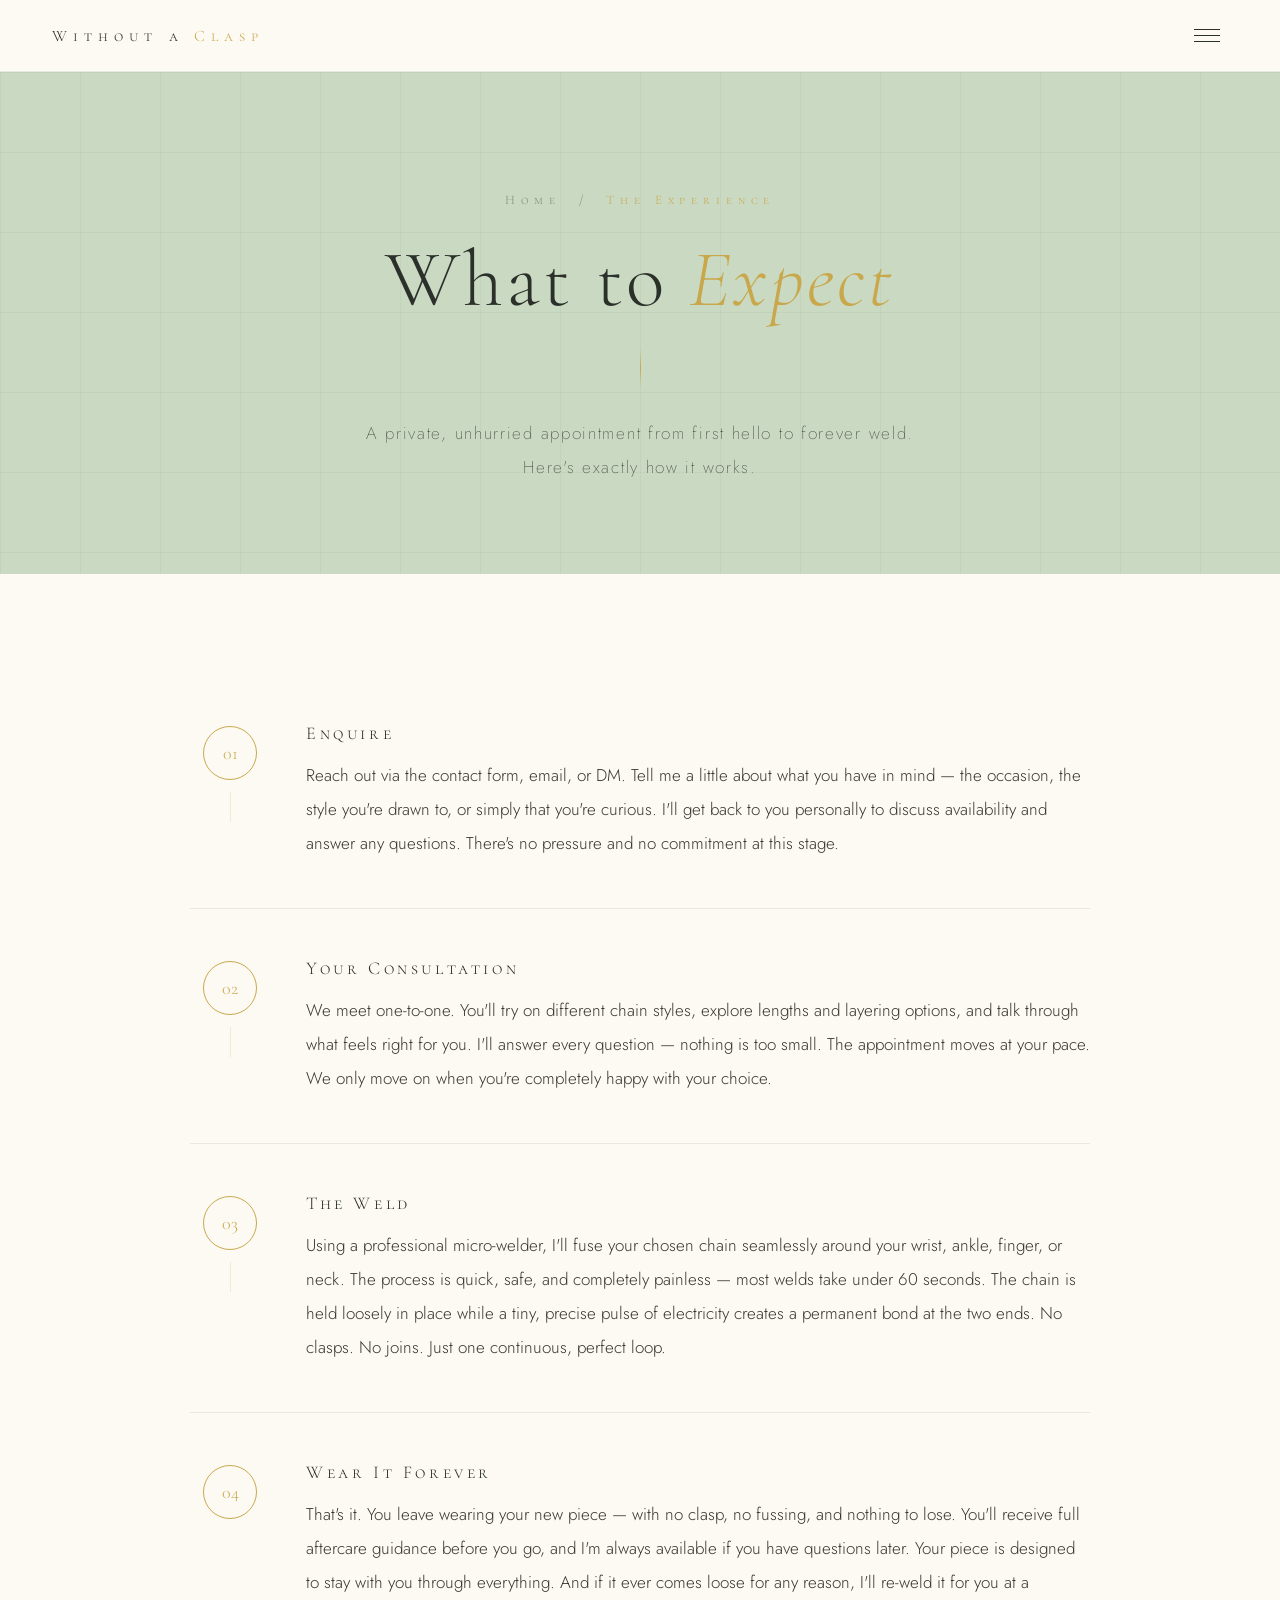
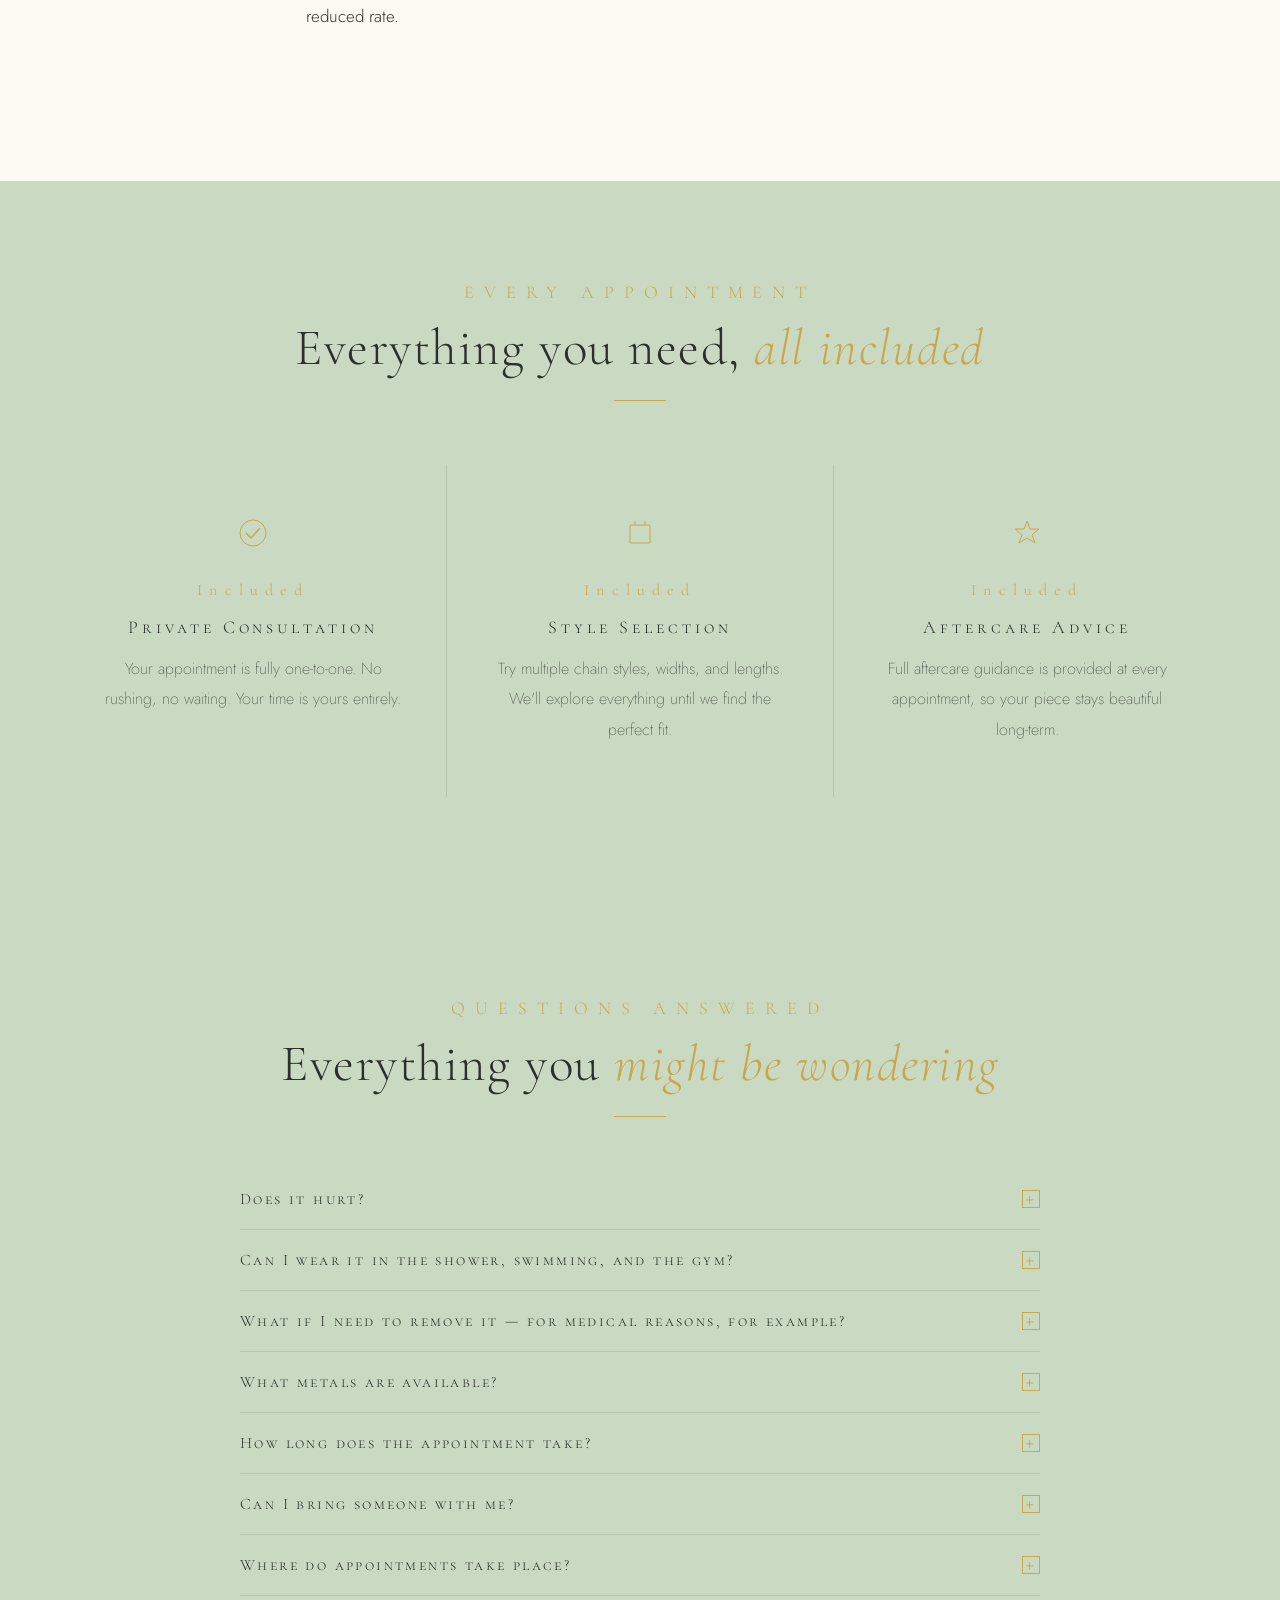
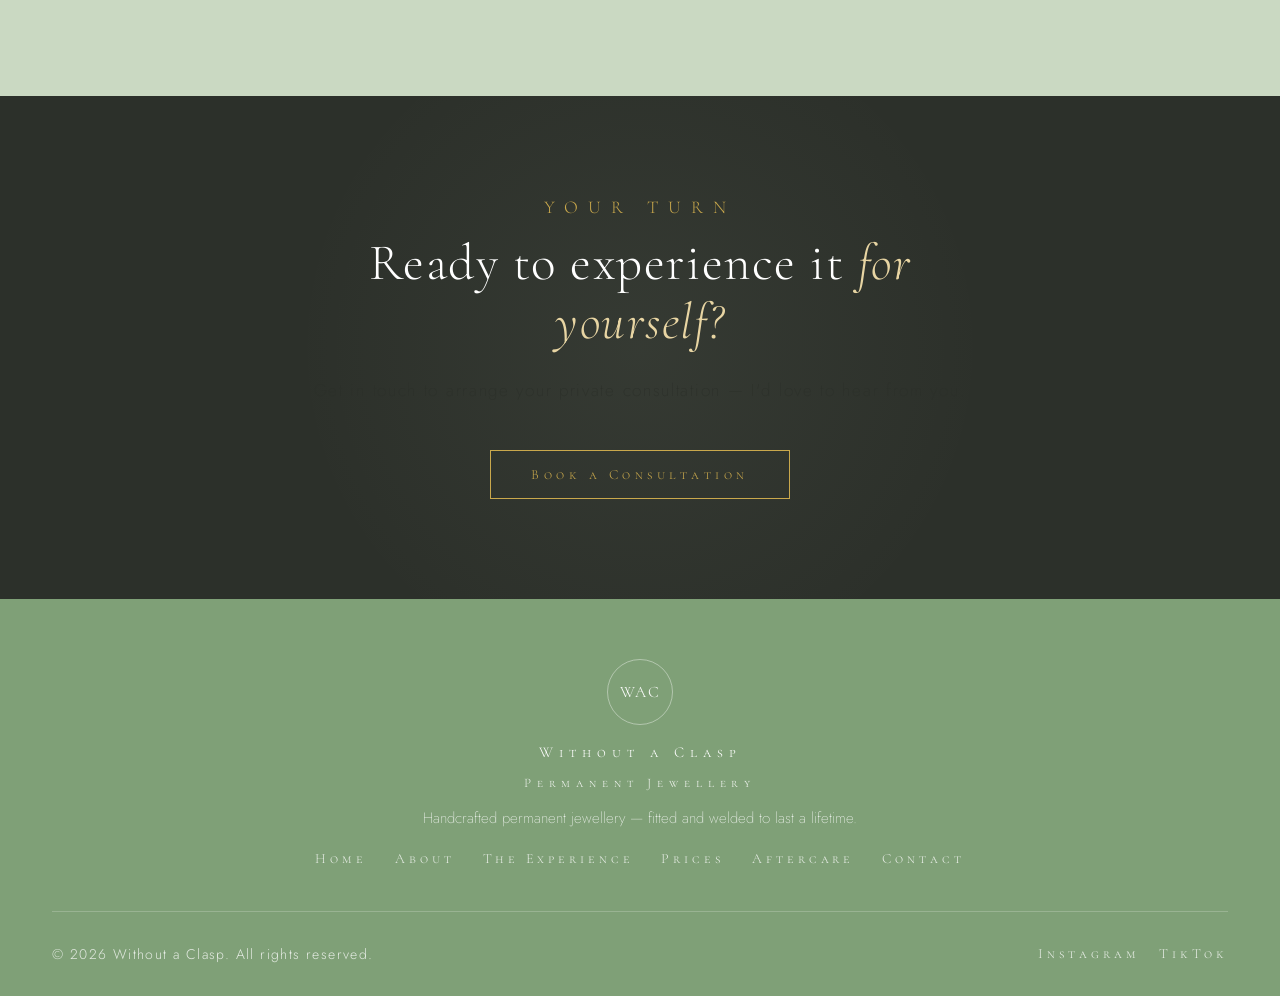
<file: experience.html>
<!DOCTYPE html>
<html lang="en">
<head>
  <meta charset="UTF-8"/>
  <meta name="viewport" content="width=device-width, initial-scale=1.0"/>
  <meta name="description" content="What to expect at your Without a Clasp appointment — a private, personal experience from enquiry to weld."/>
  <title>The Experience — Without a Clasp</title>
  <link rel="preconnect" href="https://fonts.googleapis.com"/>
  <link rel="preconnect" href="https://fonts.gstatic.com" crossorigin/>
  <link href="https://fonts.googleapis.com/css2?family=Cormorant+Garamond:ital,wght@0,300;0,400;1,300;1,400&family=Cormorant+SC:wght@300;400&family=Jost:wght@200;300;400&display=swap" rel="stylesheet"/>
  <link rel="stylesheet" href="css/style.css"/>
</head>
<body>

  <!-- ── NAVIGATION ── -->
  <header class="site-nav" role="banner">
    <a href="index.html" class="nav-logo">Without a <span>Clasp</span></a>
    <button class="hamburger" id="hamburger" aria-label="Toggle menu">
      <span></span><span></span><span></span>
    </button>
  </header>

  <div class="nav-overlay" id="navOverlay" role="navigation">
    <div class="nav-overlay-inner">
      <span class="overlay-eyebrow">Permanent Jewellery</span>
      <ul class="overlay-links">
        <li><a href="index.html">Home</a></li>
        <li><a href="about.html">About</a></li>
        <li><a href="experience.html">The Experience</a></li>
        <li><a href="prices.html">Prices</a></li>
        <li><a href="aftercare.html">Aftercare</a></li>
        <li><a href="contact.html">Contact</a></li>
      </ul>
      <div class="overlay-rule"></div>
      <a href="contact.html" class="overlay-cta">Book a Consultation</a>
      <div class="overlay-social">
        <a href="#">Instagram</a>
        <a href="#">TikTok</a>
      </div>
    </div>
  </div>

  <main>

    <!-- ── PAGE HERO ── -->
    <section class="page-hero">
      <div class="page-hero__inner">
        <div class="breadcrumb">Home &nbsp;/&nbsp; <span>The Experience</span></div>
        <h1 class="page-title fade-in">What to <em>Expect</em></h1>
        <div class="page-rule fade-in delay-1"></div>
        <p class="page-subtitle fade-in delay-1">A private, unhurried appointment from first hello to forever weld. Here's exactly how it works.</p>
      </div>
    </section>

    <!-- ── EXPERIENCE STEPS ── -->
    <section class="exp-steps" aria-label="The four steps">
      <div class="exp-steps__inner">

        <div class="exp-step fade-in">
          <div class="exp-step__num-wrap">
            <div class="exp-step__num">01</div>
            <div class="exp-step__line"></div>
          </div>
          <div>
            <div class="exp-step__title">Enquire</div>
            <p class="exp-step__body">Reach out via the contact form, email, or DM. Tell me a little about what you have in mind — the occasion, the style you're drawn to, or simply that you're curious. I'll get back to you personally to discuss availability and answer any questions. There's no pressure and no commitment at this stage.</p>
          </div>
        </div>

        <div class="exp-step fade-in">
          <div class="exp-step__num-wrap">
            <div class="exp-step__num">02</div>
            <div class="exp-step__line"></div>
          </div>
          <div>
            <div class="exp-step__title">Your Consultation</div>
            <p class="exp-step__body">We meet one-to-one. You'll try on different chain styles, explore lengths and layering options, and talk through what feels right for you. I'll answer every question — nothing is too small. The appointment moves at your pace. We only move on when you're completely happy with your choice.</p>
          </div>
        </div>

        <div class="exp-step fade-in">
          <div class="exp-step__num-wrap">
            <div class="exp-step__num">03</div>
            <div class="exp-step__line"></div>
          </div>
          <div>
            <div class="exp-step__title">The Weld</div>
            <p class="exp-step__body">Using a professional micro-welder, I'll fuse your chosen chain seamlessly around your wrist, ankle, finger, or neck. The process is quick, safe, and completely painless — most welds take under 60 seconds. The chain is held loosely in place while a tiny, precise pulse of electricity creates a permanent bond at the two ends. No clasps. No joins. Just one continuous, perfect loop.</p>
          </div>
        </div>

        <div class="exp-step fade-in">
          <div class="exp-step__num-wrap">
            <div class="exp-step__num">04</div>
          </div>
          <div>
            <div class="exp-step__title">Wear It Forever</div>
            <p class="exp-step__body">That's it. You leave wearing your new piece — with no clasp, no fussing, and nothing to lose. You'll receive full aftercare guidance before you go, and I'm always available if you have questions later. Your piece is designed to stay with you through everything. And if it ever comes loose for any reason, I'll re-weld it for you at a reduced rate.</p>
          </div>
        </div>

      </div>
    </section>

    <!-- ── WHAT'S INCLUDED ── -->
    <section class="pillars" aria-label="What is included">
      <div class="pillars__inner">
        <div class="pillars__header fade-in">
          <span class="section-tag">Every Appointment</span>
          <h2 class="section-title on-sage">Everything you need, <em>all included</em></h2>
          <div class="gold-line center"></div>
        </div>
        <div class="pillars__grid">
          <div class="pillar fade-in">
            <div class="pillar__icon">
              <svg width="32" height="32" viewBox="0 0 32 32" fill="none" aria-hidden="true">
                <circle cx="16" cy="16" r="13" stroke="#C9A84C" stroke-width="1"/>
                <path d="M9 16 L14 21 L23 11" stroke="#C9A84C" stroke-width="1.5"/>
              </svg>
            </div>
            <span class="pillar__num">Included</span>
            <div class="pillar__title">Private Consultation</div>
            <p class="pillar__body">Your appointment is fully one-to-one. No rushing, no waiting. Your time is yours entirely.</p>
          </div>
          <div class="pillar fade-in delay-1">
            <div class="pillar__icon">
              <svg width="32" height="32" viewBox="0 0 32 32" fill="none" aria-hidden="true">
                <rect x="6" y="8" width="20" height="18" rx="1" stroke="#C9A84C" stroke-width="1"/>
                <line x1="11" y1="8" x2="11" y2="4" stroke="#C9A84C" stroke-width="1"/>
                <line x1="21" y1="8" x2="21" y2="4" stroke="#C9A84C" stroke-width="1"/>
              </svg>
            </div>
            <span class="pillar__num">Included</span>
            <div class="pillar__title">Style Selection</div>
            <p class="pillar__body">Try multiple chain styles, widths, and lengths. We'll explore everything until we find the perfect fit.</p>
          </div>
          <div class="pillar fade-in delay-2">
            <div class="pillar__icon">
              <svg width="32" height="32" viewBox="0 0 32 32" fill="none" aria-hidden="true">
                <path d="M16 4 L19 12 L28 12 L21 18 L24 26 L16 21 L8 26 L11 18 L4 12 L13 12 Z" stroke="#C9A84C" stroke-width="1" fill="none"/>
              </svg>
            </div>
            <span class="pillar__num">Included</span>
            <div class="pillar__title">Aftercare Advice</div>
            <p class="pillar__body">Full aftercare guidance is provided at every appointment, so your piece stays beautiful long-term.</p>
          </div>
        </div>
      </div>
    </section>

    <!-- ── FAQ ── -->
    <section class="faq" aria-label="Frequently asked questions">
      <div class="faq__inner">
        <div class="faq__header fade-in">
          <span class="section-tag">Questions Answered</span>
          <h2 class="section-title on-sage">Everything you <em>might be wondering</em></h2>
          <div class="gold-line center"></div>
        </div>

        <div class="faq-item">
          <div class="faq-item__q" role="button" tabindex="0">Does it hurt?<span class="faq-icon">+</span></div>
          <div class="faq-item__a">Not at all. The micro-welding process uses a tiny, precise pulse of electricity that you simply won't feel. The chain is held loosely around your wrist or ankle before the weld — it never touches your skin during the process.</div>
        </div>

        <div class="faq-item">
          <div class="faq-item__q" role="button" tabindex="0">Can I wear it in the shower, swimming, and the gym?<span class="faq-icon">+</span></div>
          <div class="faq-item__a">Yes — that's the whole point. Permanent jewellery is designed for everyday life. You can wear it in the shower, in the sea, in the pool, and at the gym. We recommend rinsing with fresh water after salt or chlorine exposure and patting dry. Full aftercare advice is provided at your appointment.</div>
        </div>

        <div class="faq-item">
          <div class="faq-item__q" role="button" tabindex="0">What if I need to remove it — for medical reasons, for example?<span class="faq-icon">+</span></div>
          <div class="faq-item__a">The chain can be cut off with small scissors or nail scissors at home. The weld is the weakest point — so if it ever catches on something, it will release there rather than cause any injury. After removal, simply bring the chain back and I'll re-weld it for you at a reduced rate.</div>
        </div>

        <div class="faq-item">
          <div class="faq-item__q" role="button" tabindex="0">What metals are available?<span class="faq-icon">+</span></div>
          <div class="faq-item__a">I offer sterling silver, gold fill, and 14k solid gold chains. Each has different properties in terms of longevity, appearance, and price. I'll walk you through the differences at your consultation so you can make the right choice for your lifestyle and budget.</div>
        </div>

        <div class="faq-item">
          <div class="faq-item__q" role="button" tabindex="0">How long does the appointment take?<span class="faq-icon">+</span></div>
          <div class="faq-item__a">The actual weld takes under 60 seconds. The whole appointment — including consultation, trying on styles, and finalising your choice — typically takes between 20 and 45 minutes. I never rush, so if you want longer, that's absolutely fine.</div>
        </div>

        <div class="faq-item">
          <div class="faq-item__q" role="button" tabindex="0">Can I bring someone with me?<span class="faq-icon">+</span></div>
          <div class="faq-item__a">Of course. Many clients bring a friend, partner, or family member — and often they end up booking too. Group appointments are also available for celebrations, hen parties, and shared occasions. See the Prices page for group booking details.</div>
        </div>

        <div class="faq-item">
          <div class="faq-item__q" role="button" tabindex="0">Where do appointments take place?<span class="faq-icon">+</span></div>
          <div class="faq-item__a">Appointments take place at [your studio/salon address] or via mobile visits for group bookings. Get in touch to discuss what works best for you.</div>
        </div>

      </div>
    </section>

    <!-- ── CTA ── -->
    <section class="cta-charcoal" aria-label="Book">
      <div class="cta__inner fade-in">
        <span class="section-tag">Your Turn</span>
        <h2 class="section-title on-dark">Ready to experience it <em>for yourself?</em></h2>
        <p class="cta__sub on-dark" >Get in touch to arrange your private consultation — I'd love to hear from you.</p>
        <a href="contact.html" class="btn btn-gold">Book a Consultation</a>
      </div>
    </section>

  </main>

  <!-- ── FOOTER ── -->
  <footer class="site-footer" role="contentinfo">
    <div class="site-footer__inner">
      <div class="site-footer__top">
        <div class="footer-monogram"><span>WAC</span></div>
        <span class="footer-name">Without a Clasp</span>
        <span class="footer-sub">Permanent Jewellery</span>
        <p class="footer-tagline">Handcrafted permanent jewellery — fitted and welded to last a lifetime.</p>
        <nav class="footer-nav">
          <a href="index.html">Home</a>
          <a href="about.html">About</a>
          <a href="experience.html">The Experience</a>
          <a href="prices.html">Prices</a>
          <a href="aftercare.html">Aftercare</a>
          <a href="contact.html">Contact</a>
        </nav>
      </div>
      <div class="site-footer__bottom">
        <span class="footer-copy">&copy; 2026 Without a Clasp. All rights reserved.</span>
        <div class="footer-social">
          <a href="#">Instagram</a>
          <a href="#">TikTok</a>
        </div>
      </div>
    </div>
  </footer>

  <script src="js/main.js"></script>
</body>
</html>
</file>
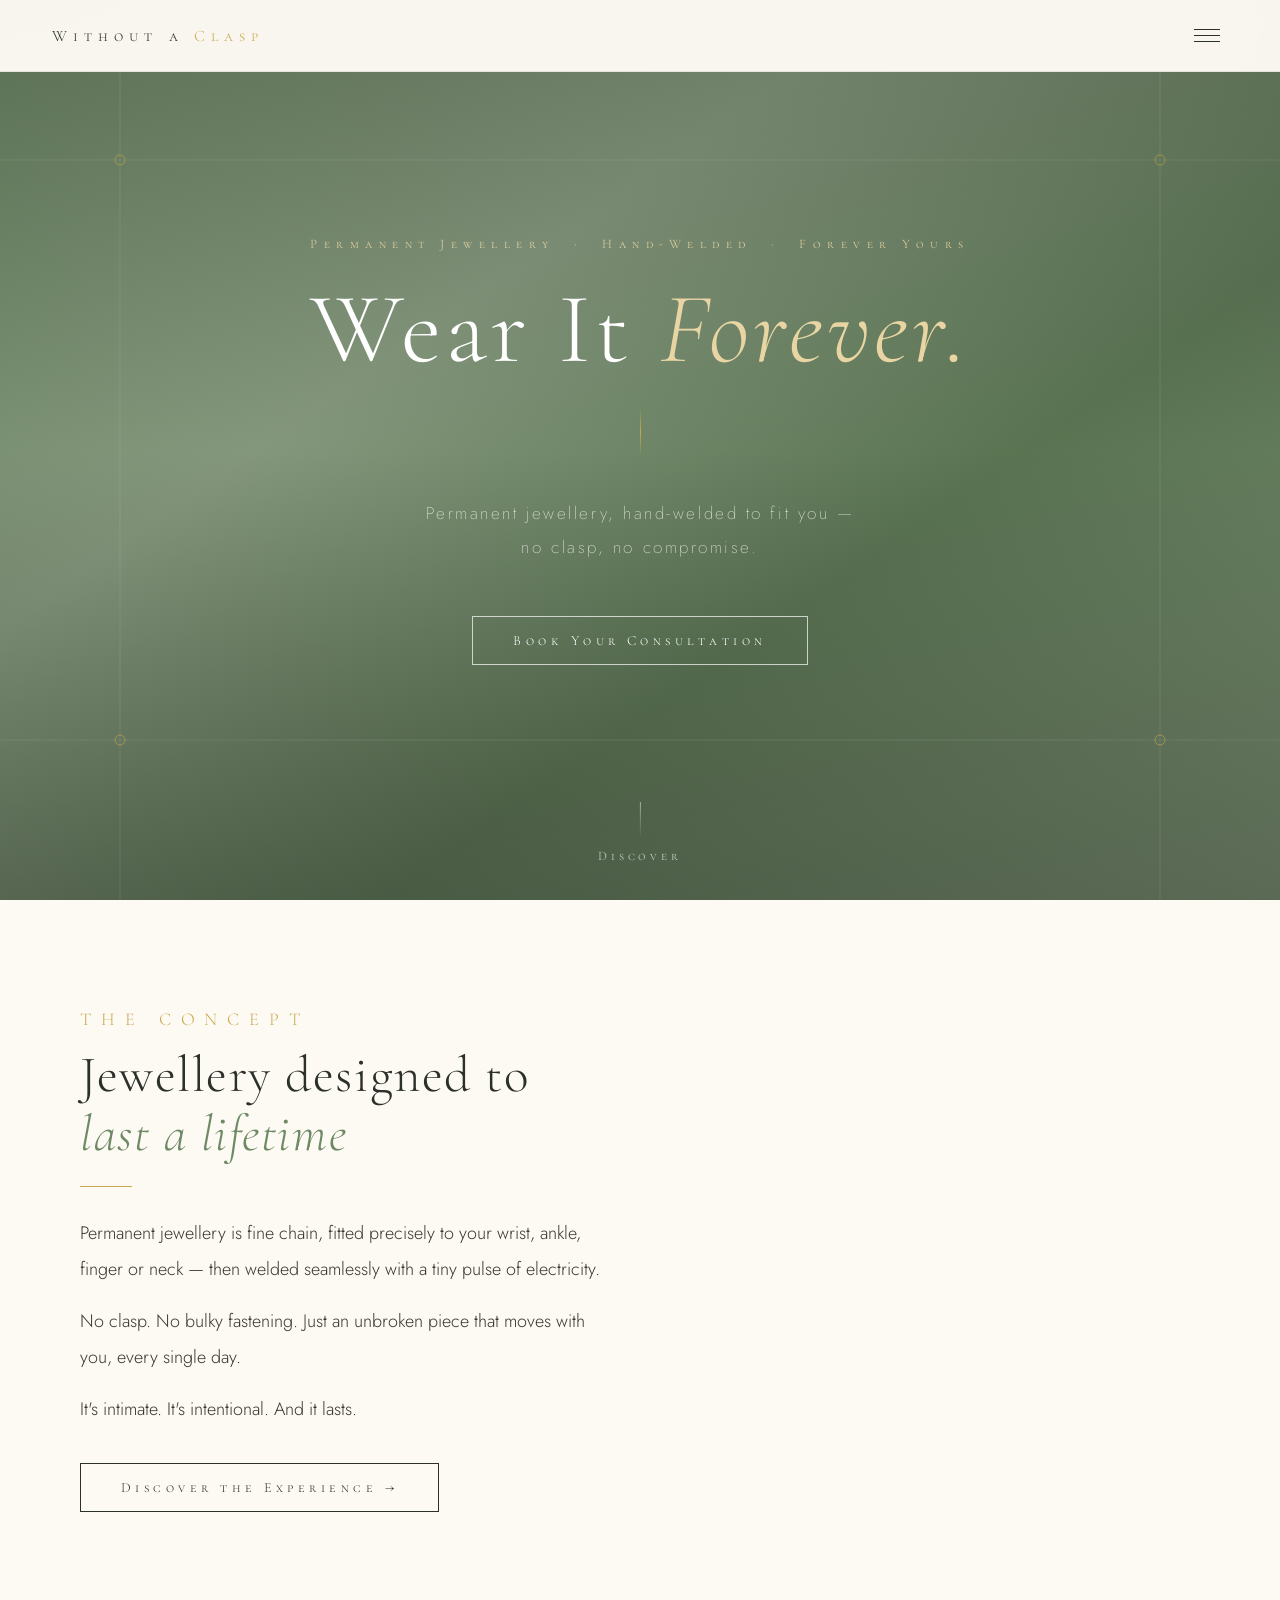
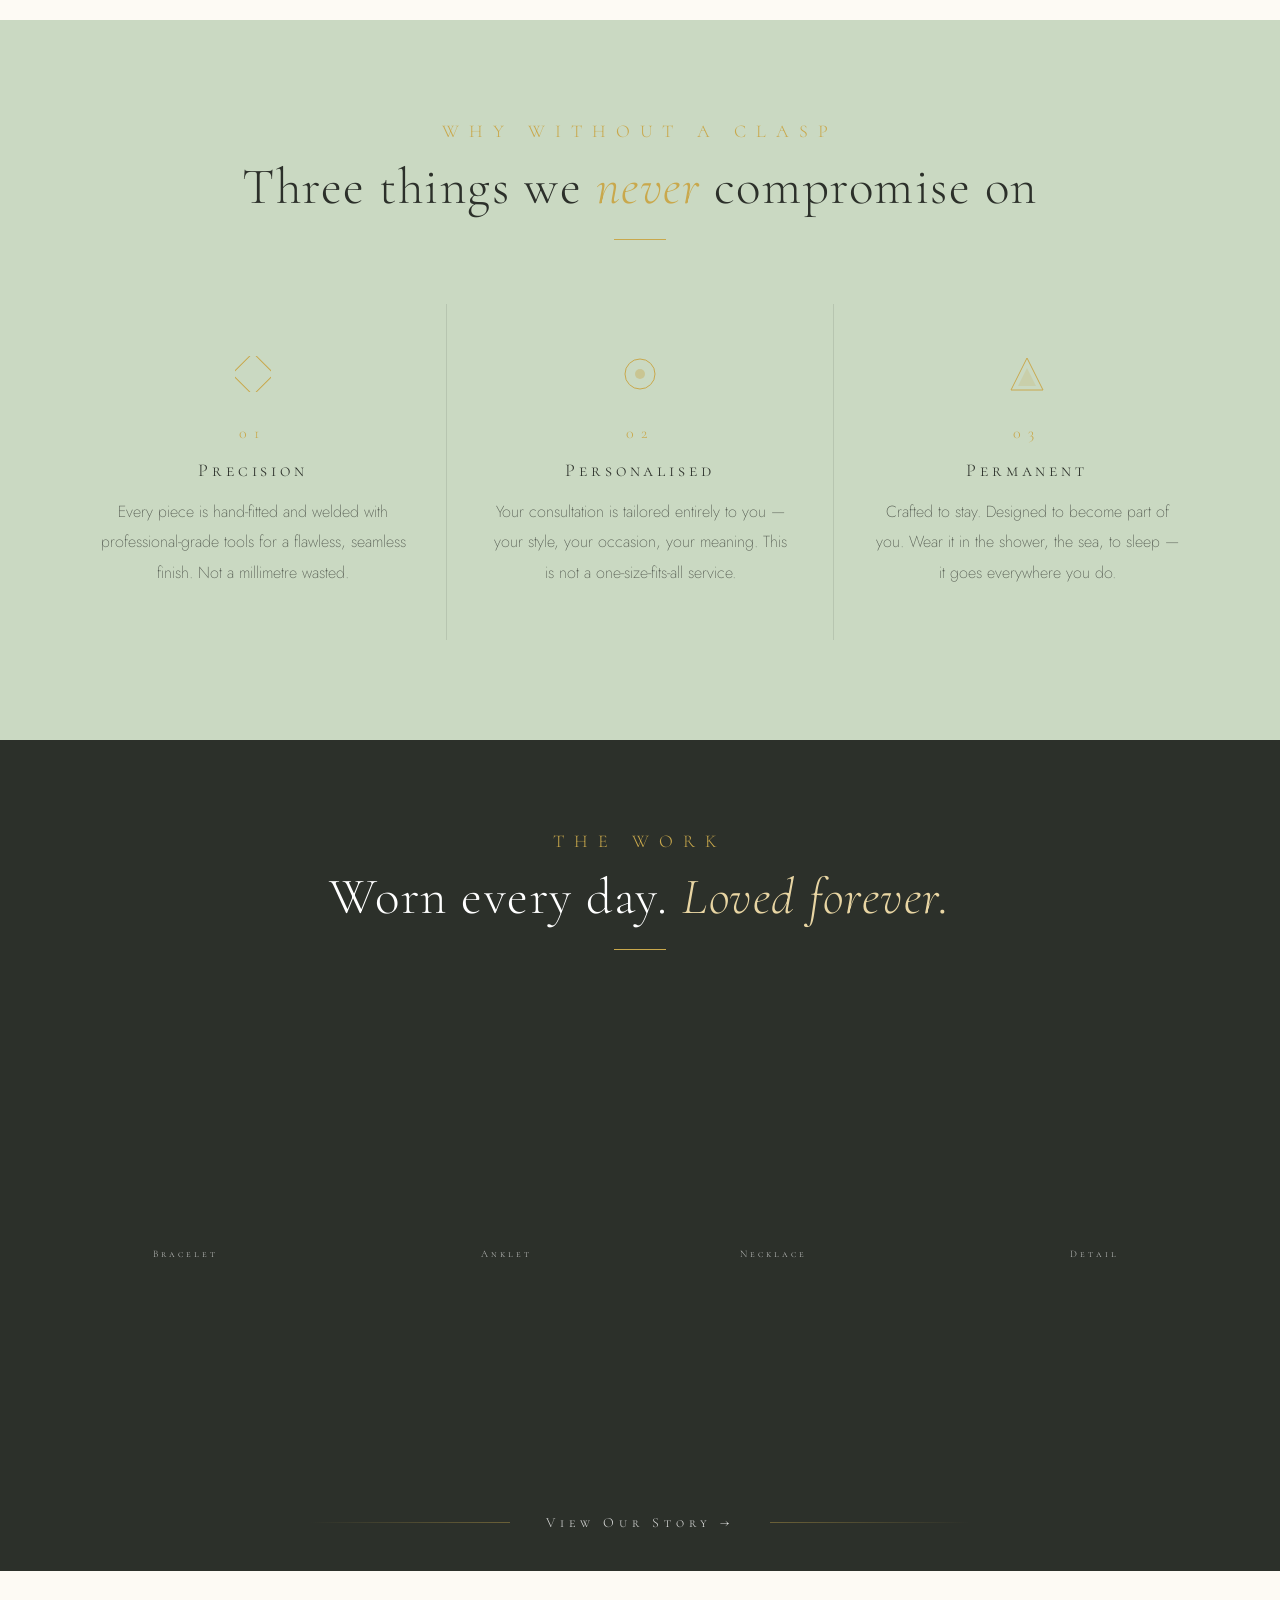
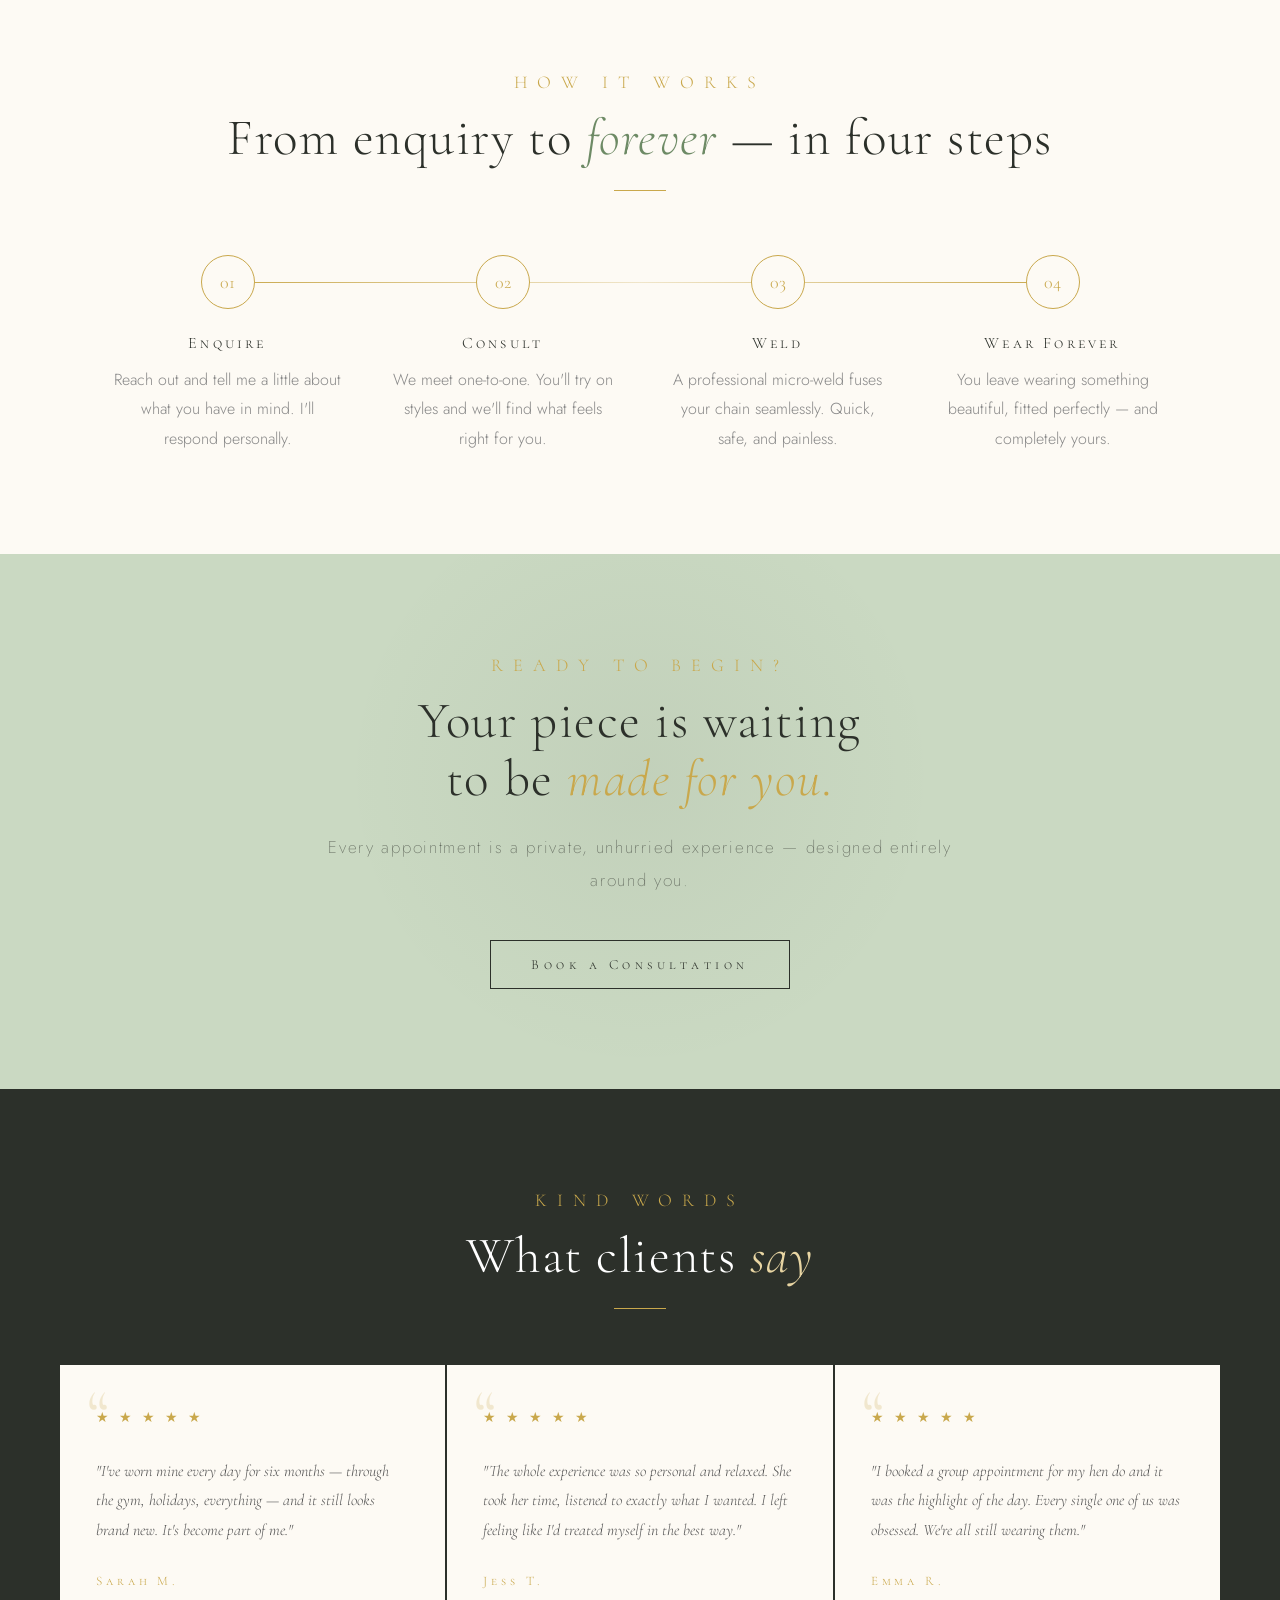
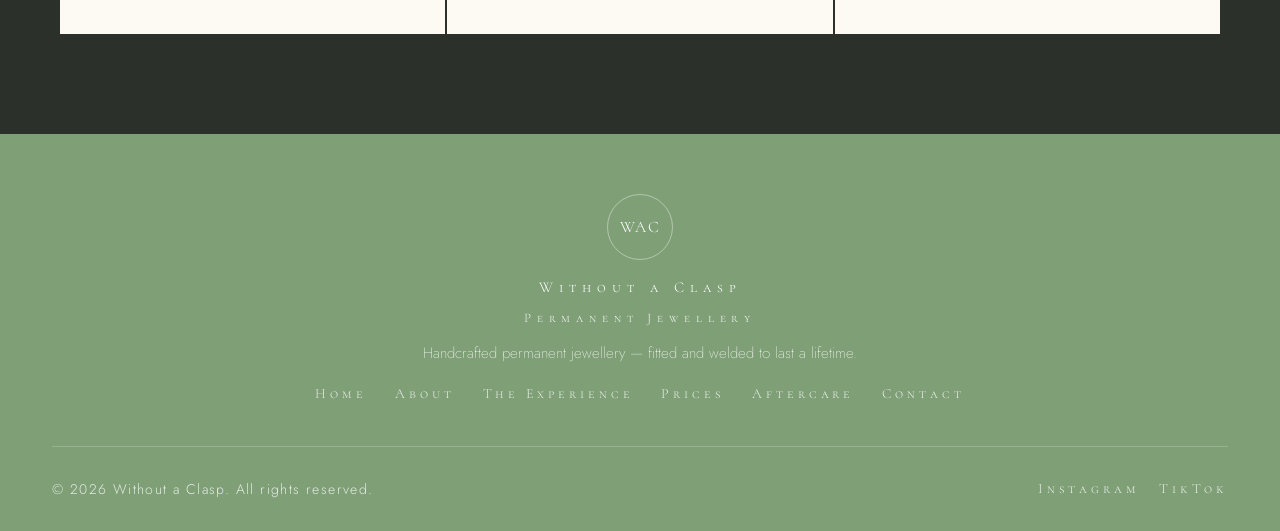
<file: home-backup.html>
<!DOCTYPE html>
<html lang="en">
<head>
  <meta charset="UTF-8"/>
  <meta name="viewport" content="width=device-width, initial-scale=1.0"/>
  <meta name="description" content="Without a Clasp — Permanent jewellery, hand-welded to fit you. Private appointments, professional welds, pieces that last forever."/>
  <title>Without a Clasp — Permanent Jewellery</title>
  <link rel="preconnect" href="https://fonts.googleapis.com"/>
  <link rel="preconnect" href="https://fonts.gstatic.com" crossorigin/>
  <link href="https://fonts.googleapis.com/css2?family=Cormorant+Garamond:ital,wght@0,300;0,400;1,300;1,400&family=Cormorant+SC:wght@300;400&family=Jost:wght@200;300;400&display=swap" rel="stylesheet"/>
  <link rel="stylesheet" href="css/style.css"/>
</head>
<body>

  <!-- ── NAVIGATION ── -->
  <header class="site-nav" role="banner">
    <a href="index.html" class="nav-logo">Without a <span>Clasp</span></a>
    <button class="hamburger" id="hamburger" aria-label="Toggle menu" aria-expanded="false">
      <span></span><span></span><span></span>
    </button>
  </header>

  <!-- ── OVERLAY MENU ── -->
  <div class="nav-overlay" id="navOverlay" role="navigation" aria-label="Main navigation">
    <div class="nav-overlay-inner">
      <span class="overlay-eyebrow">Permanent Jewellery</span>
      <ul class="overlay-links">
        <li><a href="index.html">Home</a></li>
        <li><a href="about.html">About</a></li>
        <li><a href="experience.html">The Experience</a></li>
        <li><a href="prices.html">Prices</a></li>
        <li><a href="aftercare.html">Aftercare</a></li>
        <li><a href="contact.html">Contact</a></li>
      </ul>
      <div class="overlay-rule"></div>
      <a href="contact.html" class="overlay-cta">Book a Consultation</a>
      <div class="overlay-social">
        <a href="#" aria-label="Instagram">Instagram</a>
        <a href="#" aria-label="TikTok">TikTok</a>
      </div>
    </div>
  </div>

  <main>

    <!-- ── HERO ── -->
    <section class="home-hero" aria-label="Hero">
      <div class="home-hero__bg"></div>
      <div class="home-hero__overlay"></div>

      <!-- Decorative grid lines echoing the WAC logo geometry -->
      <div class="home-hero__decor">
        <svg width="100%" height="100%" viewBox="0 0 1440 900" preserveAspectRatio="xMidYMid slice" aria-hidden="true">
          <line x1="200" y1="0" x2="200" y2="900" stroke="#fff" stroke-width="0.5" opacity="0.18"/>
          <line x1="1240" y1="0" x2="1240" y2="900" stroke="#fff" stroke-width="0.5" opacity="0.18"/>
          <line x1="0" y1="160" x2="1440" y2="160" stroke="#fff" stroke-width="0.5" opacity="0.18"/>
          <line x1="0" y1="740" x2="1440" y2="740" stroke="#fff" stroke-width="0.5" opacity="0.18"/>
          <circle cx="200" cy="160" r="5" fill="none" stroke="#C9A84C" stroke-width="1" opacity="0.6"/>
          <circle cx="1240" cy="160" r="5" fill="none" stroke="#C9A84C" stroke-width="1" opacity="0.6"/>
          <circle cx="200" cy="740" r="5" fill="none" stroke="#C9A84C" stroke-width="1" opacity="0.6"/>
          <circle cx="1240" cy="740" r="5" fill="none" stroke="#C9A84C" stroke-width="1" opacity="0.6"/>
        </svg>
      </div>

      <div class="home-hero__content">
        <span class="hero-eyebrow fade-in">Permanent Jewellery &nbsp;·&nbsp; Hand-Welded &nbsp;·&nbsp; Forever Yours</span>
        <h1 class="hero-title fade-in delay-1">Wear It <em>Forever.</em></h1>
        <div class="hero-rule fade-in delay-2"></div>
        <p class="hero-sub fade-in delay-2">Permanent jewellery, hand-welded to fit you —<br>no clasp, no compromise.</p>
        <a href="contact.html" class="btn btn-white fade-in delay-3">Book Your Consultation</a>
      </div>

      <div class="hero-scroll" aria-hidden="true">
        <div class="hero-scroll__line"></div>
        <span>Discover</span>
      </div>
    </section>

    <!-- ── CONCEPT ── -->
    <section class="bg-cream" aria-label="About permanent jewellery">
      <div class="split">
        <div class="fade-in">
          <span class="section-tag">The Concept</span>
          <h2 class="section-title">Jewellery designed to <em>last a lifetime</em></h2>
          <div class="gold-line"></div>
          <div class="body-text">
            <p>Permanent jewellery is fine chain, fitted precisely to your wrist, ankle, finger or neck — then welded seamlessly with a tiny pulse of electricity.</p>
            <p>No clasp. No bulky fastening. Just an unbroken piece that moves with you, every single day.</p>
            <p>It's intimate. It's intentional. And it lasts.</p>
          </div>
          <a href="experience.html" class="btn btn-dark" style="margin-top:36px">Discover the Experience &rarr;</a>
        </div>
        <div class="split__img fade-in delay-1">
          <div class="split__img-main"></div>
          <div class="split__img-accent"></div>
        </div>
      </div>
    </section>

    <!-- ── PILLARS ── -->
    <section class="pillars" aria-label="Our values">
      <div class="pillars__inner">
        <div class="pillars__header fade-in">
          <span class="section-tag">Why Without a Clasp</span>
          <h2 class="section-title on-sage">Three things we <em>never</em> compromise on</h2>
          <div class="gold-line center"></div>
        </div>
        <div class="pillars__grid">
          <div class="pillar fade-in">
            <div class="pillar__icon">
              <svg width="36" height="36" viewBox="0 0 36 36" fill="none" aria-hidden="true">
                <rect x="3" y="3" width="30" height="30" transform="rotate(45 18 18)" stroke="#C9A84C" stroke-width="1"/>
              </svg>
            </div>
            <span class="pillar__num">01</span>
            <div class="pillar__title">Precision</div>
            <p class="pillar__body">Every piece is hand-fitted and welded with professional-grade tools for a flawless, seamless finish. Not a millimetre wasted.</p>
          </div>
          <div class="pillar fade-in delay-1">
            <div class="pillar__icon">
              <svg width="36" height="36" viewBox="0 0 36 36" fill="none" aria-hidden="true">
                <circle cx="18" cy="18" r="15" stroke="#C9A84C" stroke-width="1"/>
                <circle cx="18" cy="18" r="5" fill="#C9A84C" opacity="0.4"/>
              </svg>
            </div>
            <span class="pillar__num">02</span>
            <div class="pillar__title">Personalised</div>
            <p class="pillar__body">Your consultation is tailored entirely to you — your style, your occasion, your meaning. This is not a one-size-fits-all service.</p>
          </div>
          <div class="pillar fade-in delay-2">
            <div class="pillar__icon">
              <svg width="36" height="36" viewBox="0 0 36 36" fill="none" aria-hidden="true">
                <polygon points="18,2 34,34 2,34" stroke="#C9A84C" stroke-width="1" fill="none"/>
                <polygon points="18,12 27,30 9,30" fill="#C9A84C" opacity="0.2"/>
              </svg>
            </div>
            <span class="pillar__num">03</span>
            <div class="pillar__title">Permanent</div>
            <p class="pillar__body">Crafted to stay. Designed to become part of you. Wear it in the shower, the sea, to sleep — it goes everywhere you do.</p>
          </div>
        </div>
      </div>
    </section>

    <!-- ── GALLERY ── -->
    <section class="gallery-section" aria-label="Gallery">
      <div class="gallery-section__header fade-in">
        <span class="section-tag">The Work</span>
        <h2 class="section-title on-dark">Worn every day. <em>Loved forever.</em></h2>
        <div class="gold-line center"></div>
      </div>
      <div class="gallery-strip" role="list">
        <div class="gallery-item" role="listitem">
          <div class="gallery-item__placeholder">Bracelet</div>
          <span class="gallery-item__label">Gold Fill Bracelet</span>
        </div>
        <div class="gallery-item" role="listitem">
          <div class="gallery-item__placeholder">Anklet</div>
          <span class="gallery-item__label">Sterling Silver Anklet</span>
        </div>
        <div class="gallery-item" role="listitem">
          <div class="gallery-item__placeholder">Necklace</div>
          <span class="gallery-item__label">Layered Necklace</span>
        </div>
        <div class="gallery-item" role="listitem">
          <div class="gallery-item__placeholder">Detail</div>
          <span class="gallery-item__label">The Weld</span>
        </div>
      </div>
      <div class="gallery-section__footer">
        <div class="gallery-rule"></div>
        <a href="about.html" class="gallery-link">View Our Story &rarr;</a>
        <div class="gallery-rule r"></div>
      </div>
    </section>

    <!-- ── PROCESS ── -->
    <section class="process" aria-label="How it works">
      <div class="process__inner">
        <div class="process__header fade-in">
          <span class="section-tag">How It Works</span>
          <h2 class="section-title">From enquiry to <em>forever</em> — in four steps</h2>
          <div class="gold-line center"></div>
        </div>
        <div class="process__steps">
          <div class="step fade-in">
            <div class="step__num">01</div>
            <div class="step__title">Enquire</div>
            <p class="step__body">Reach out and tell me a little about what you have in mind. I'll respond personally.</p>
          </div>
          <div class="step fade-in delay-1">
            <div class="step__num">02</div>
            <div class="step__title">Consult</div>
            <p class="step__body">We meet one-to-one. You'll try on styles and we'll find what feels right for you.</p>
          </div>
          <div class="step fade-in delay-2">
            <div class="step__num">03</div>
            <div class="step__title">Weld</div>
            <p class="step__body">A professional micro-weld fuses your chain seamlessly. Quick, safe, and painless.</p>
          </div>
          <div class="step fade-in delay-3">
            <div class="step__num">04</div>
            <div class="step__title">Wear Forever</div>
            <p class="step__body">You leave wearing something beautiful, fitted perfectly — and completely yours.</p>
          </div>
        </div>
      </div>
    </section>

    <!-- ── CTA BANNER ── -->
    <section class="cta-sage" aria-label="Book a consultation">
      <div class="cta__inner on-sage fade-in">
        <span class="section-tag">Ready to Begin?</span>
        <h2 class="section-title on-sage">Your piece is waiting<br>to be <em>made for you.</em></h2>
        <p class="cta__sub" style="color:rgba(44,48,42,0.65)">Every appointment is a private, unhurried experience — designed entirely around you.</p>
        <a href="contact.html" class="btn btn-dark">Book a Consultation</a>
      </div>
    </section>

    <!-- ── TESTIMONIALS ── -->
    <section class="testimonials" aria-label="Client testimonials">
      <div class="testimonials__inner">
        <div class="testimonials__header fade-in">
          <span class="section-tag">Kind Words</span>
          <h2 class="section-title on-dark">What clients <em>say</em></h2>
          <div class="gold-line center"></div>
        </div>
        <div class="testimonials__grid">
          <div class="testimonial fade-in">
            <div class="testimonial__stars">★ ★ ★ ★ ★</div>
            <p class="testimonial__body">"I've worn mine every day for six months — through the gym, holidays, everything — and it still looks brand new. It's become part of me."</p>
            <span class="testimonial__name">Sarah M.</span>
          </div>
          <div class="testimonial fade-in delay-1">
            <div class="testimonial__stars">★ ★ ★ ★ ★</div>
            <p class="testimonial__body">"The whole experience was so personal and relaxed. She took her time, listened to exactly what I wanted. I left feeling like I'd treated myself in the best way."</p>
            <span class="testimonial__name">Jess T.</span>
          </div>
          <div class="testimonial fade-in delay-2">
            <div class="testimonial__stars">★ ★ ★ ★ ★</div>
            <p class="testimonial__body">"I booked a group appointment for my hen do and it was the highlight of the day. Every single one of us was obsessed. We're all still wearing them."</p>
            <span class="testimonial__name">Emma R.</span>
          </div>
        </div>
      </div>
    </section>

  </main>

  <!-- ── FOOTER ── -->
  <footer class="site-footer" role="contentinfo">
    <div class="site-footer__inner">
      <div class="site-footer__top">
        <div class="footer-monogram" aria-hidden="true"><span>WAC</span></div>
        <span class="footer-name">Without a Clasp</span>
        <span class="footer-sub">Permanent Jewellery</span>
        <p class="footer-tagline">Handcrafted permanent jewellery — fitted and welded to last a lifetime.</p>
        <nav class="footer-nav" aria-label="Footer navigation">
          <a href="index.html">Home</a>
          <a href="about.html">About</a>
          <a href="experience.html">The Experience</a>
          <a href="prices.html">Prices</a>
          <a href="aftercare.html">Aftercare</a>
          <a href="contact.html">Contact</a>
        </nav>
      </div>
      <div class="site-footer__bottom">
        <span class="footer-copy">&copy; 2026 Without a Clasp. All rights reserved.</span>
        <div class="footer-social">
          <a href="#" aria-label="Instagram">Instagram</a>
          <a href="#" aria-label="TikTok">TikTok</a>
        </div>
      </div>
    </div>
  </footer>

  <script src="js/main.js"></script>
</body>
</html>
</file>
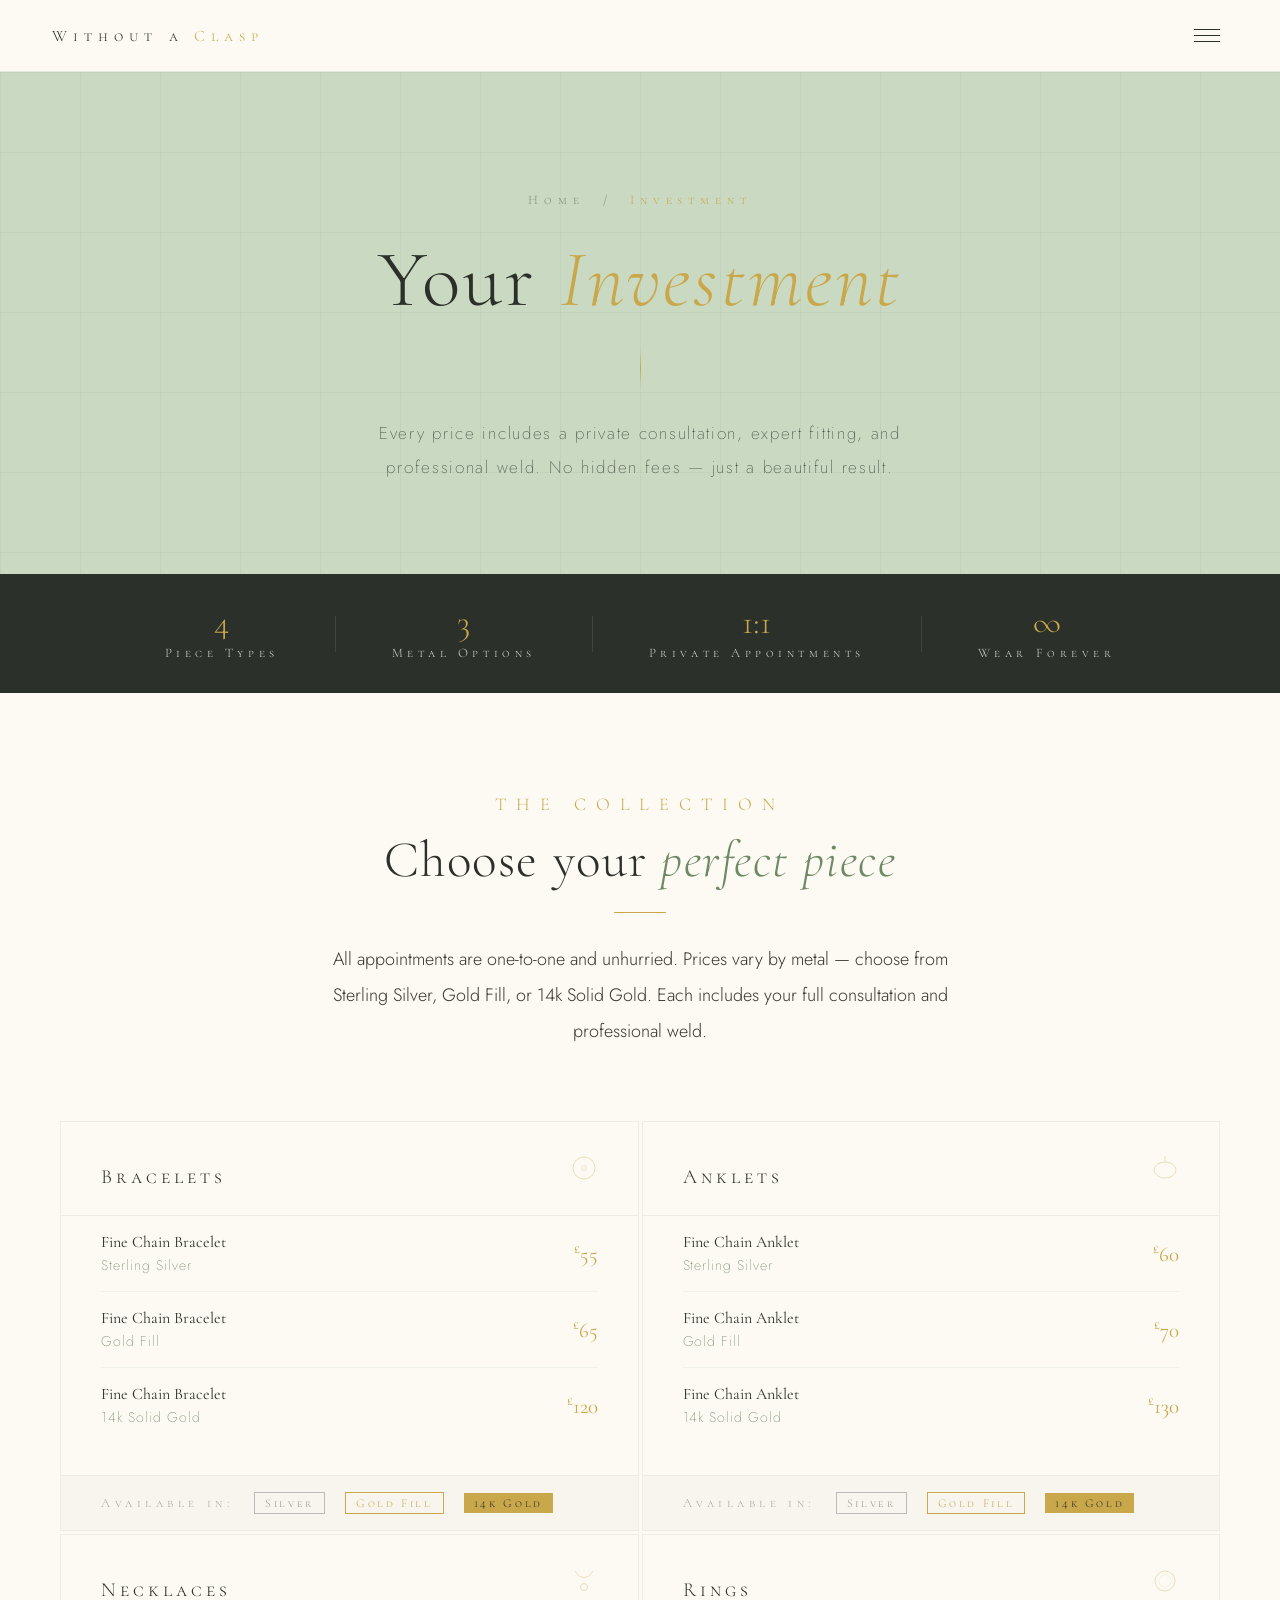
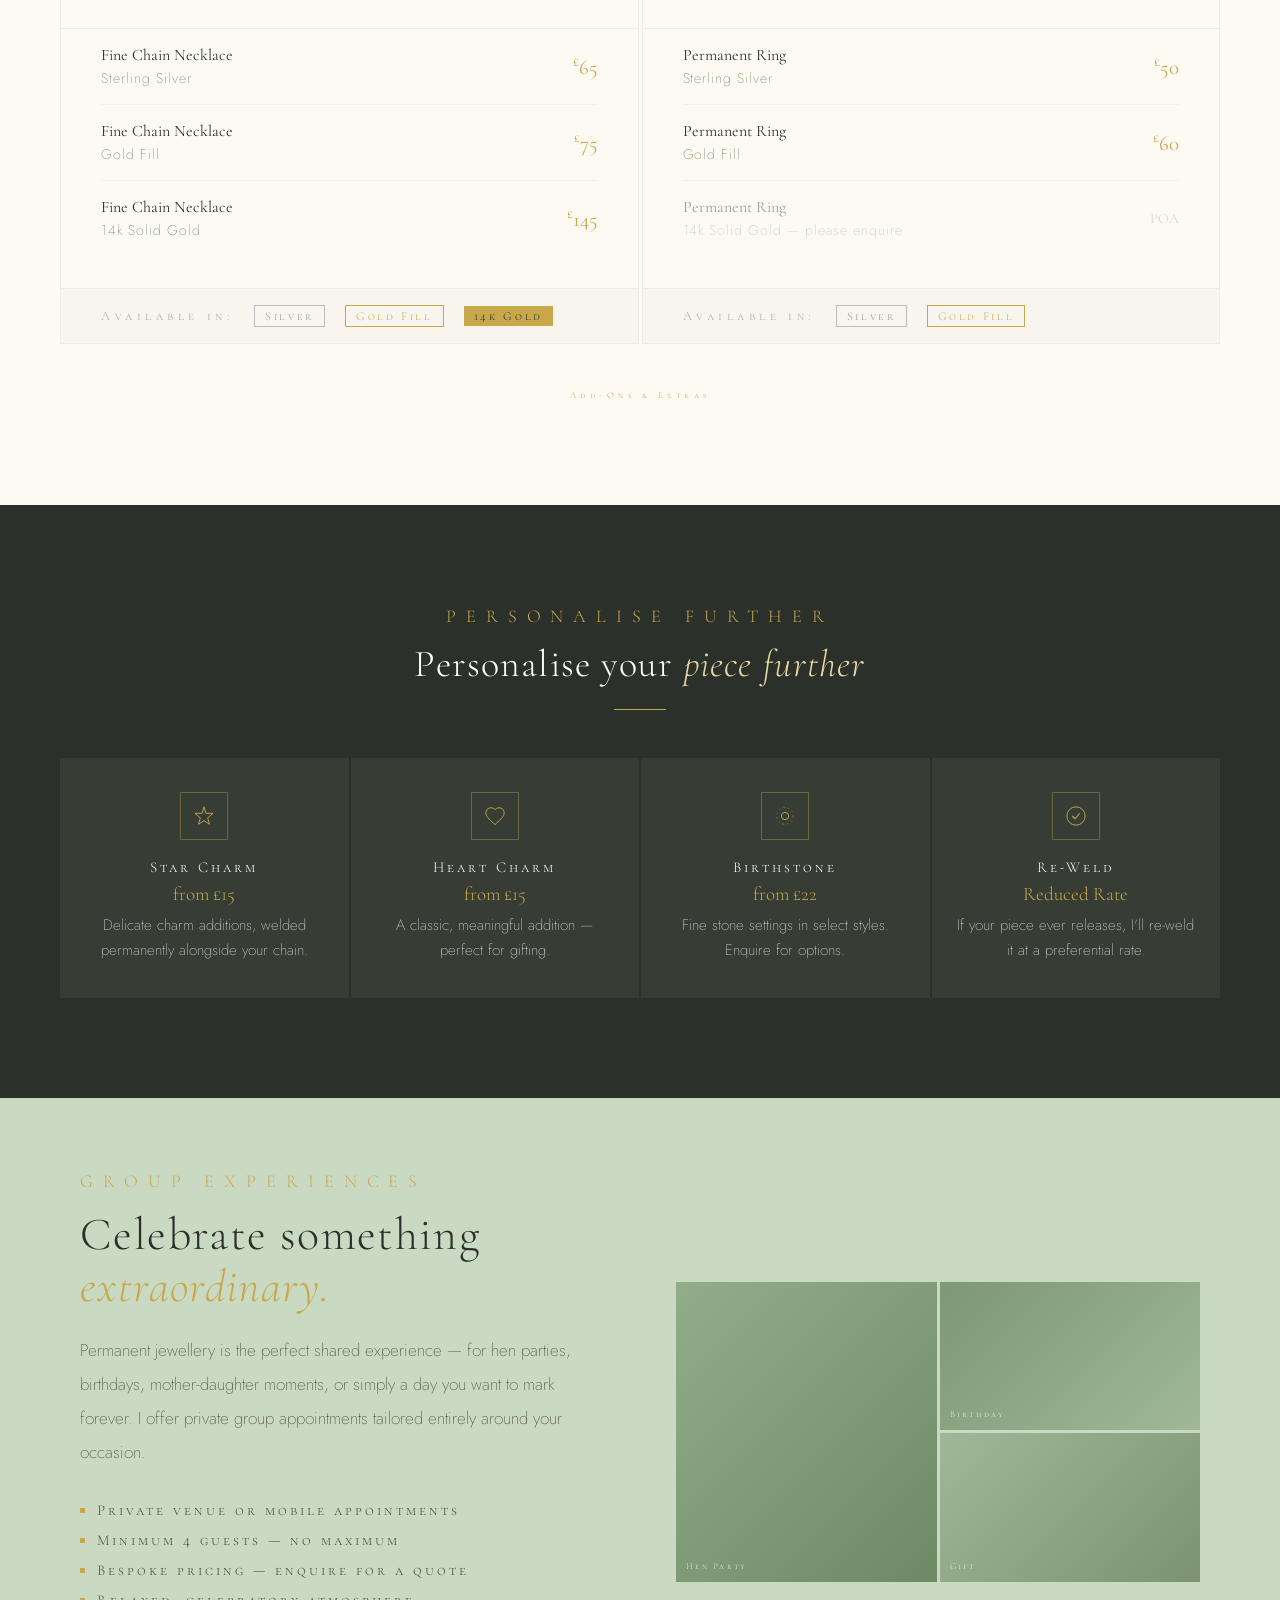
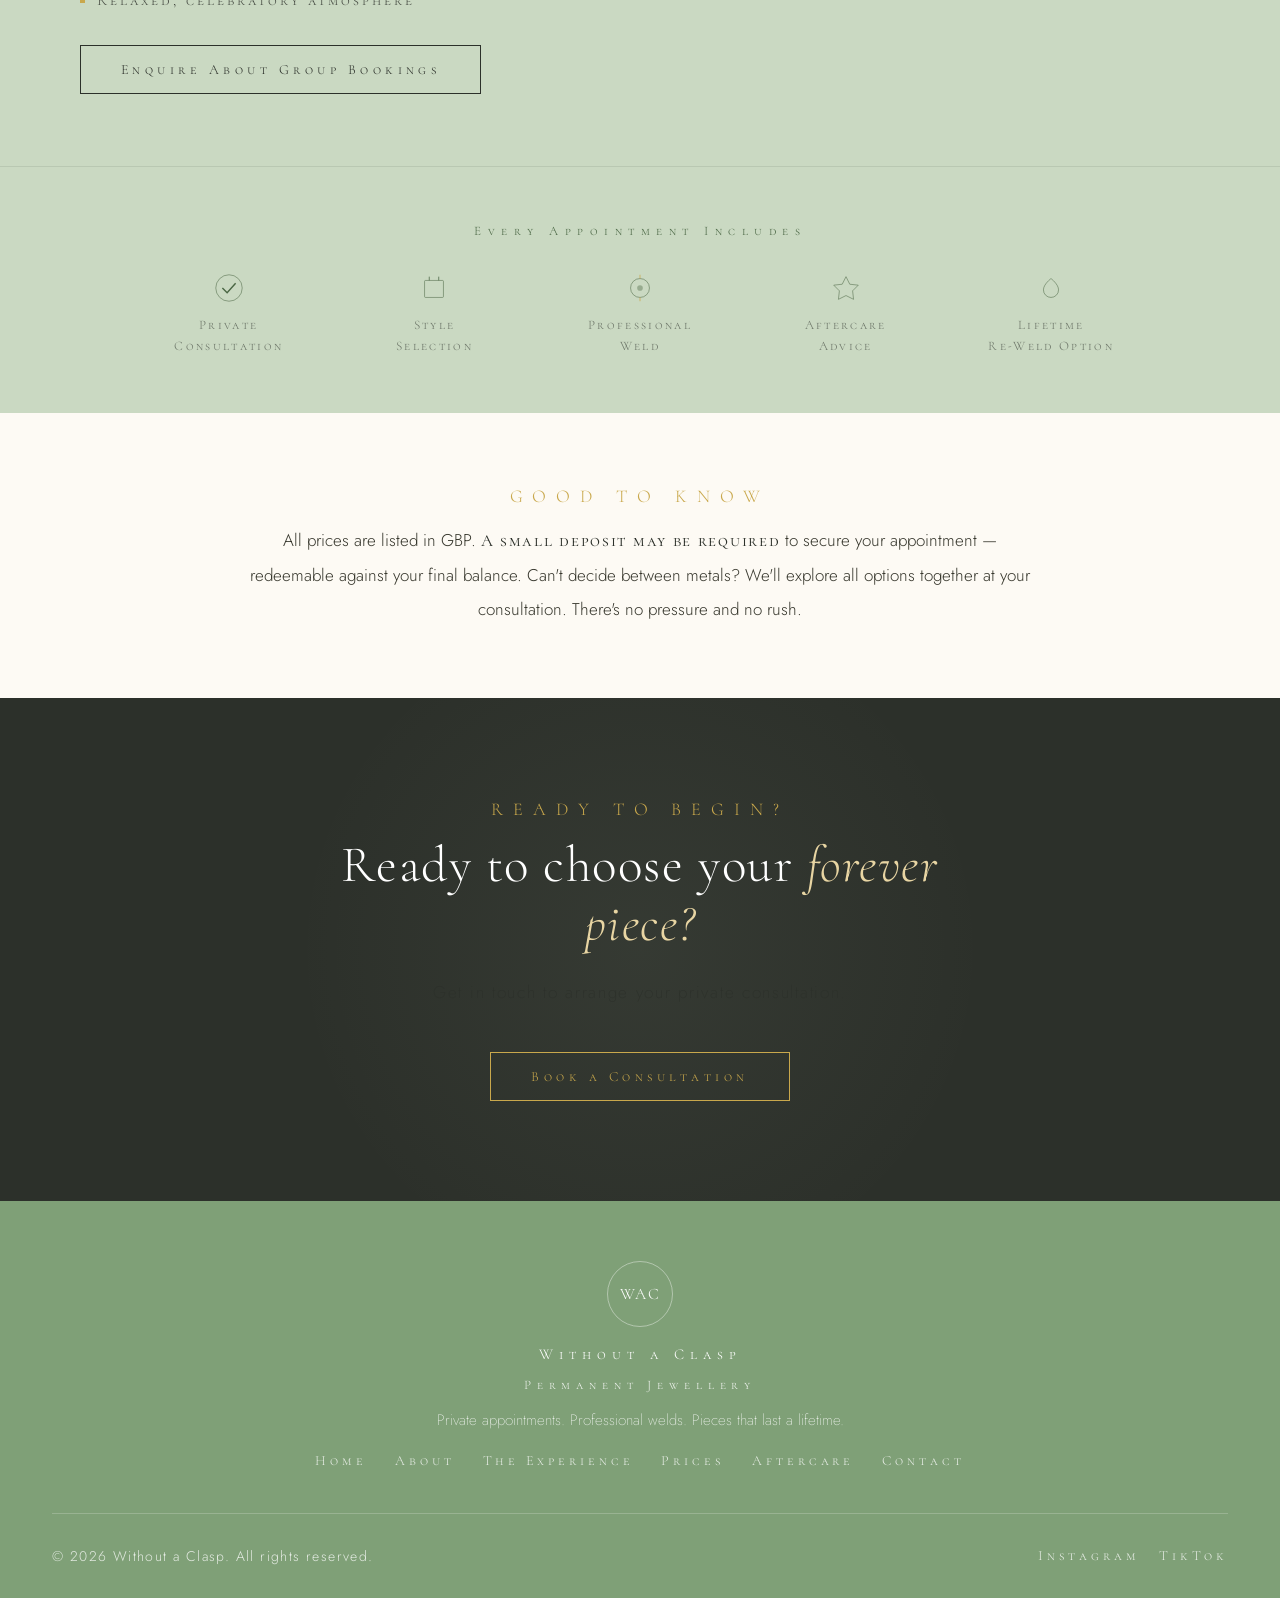
<file: prices.html>
<!DOCTYPE html>
<html lang="en">
<head>
  <meta charset="UTF-8"/>
  <meta name="viewport" content="width=device-width, initial-scale=1.0"/>
  <meta name="description" content="Permanent jewellery prices — bracelets, anklets, necklaces and rings in sterling silver, gold fill, and 14k solid gold."/>
  <title>Prices — Without a Clasp</title>
  <link rel="preconnect" href="https://fonts.googleapis.com"/>
  <link rel="preconnect" href="https://fonts.gstatic.com" crossorigin/>
  <link href="https://fonts.googleapis.com/css2?family=Cormorant+Garamond:ital,wght@0,300;0,400;1,300;1,400&family=Cormorant+SC:wght@300;400&family=Jost:wght@200;300;400&display=swap" rel="stylesheet"/>
  <link rel="stylesheet" href="css/style.css"/>
</head>
<body>

  <!-- ── NAVIGATION ── -->
  <header class="site-nav" role="banner">
    <a href="index.html" class="nav-logo">Without a <span>Clasp</span></a>
    <button class="hamburger" id="hamburger" aria-label="Toggle menu">
      <span></span><span></span><span></span>
    </button>
  </header>

  <div class="nav-overlay" id="navOverlay" role="navigation">
    <div class="nav-overlay-inner">
      <span class="overlay-eyebrow">Permanent Jewellery</span>
      <ul class="overlay-links">
        <li><a href="index.html">Home</a></li>
        <li><a href="about.html">About</a></li>
        <li><a href="experience.html">The Experience</a></li>
        <li><a href="prices.html">Prices</a></li>
        <li><a href="aftercare.html">Aftercare</a></li>
        <li><a href="contact.html">Contact</a></li>
      </ul>
      <div class="overlay-rule"></div>
      <a href="contact.html" class="overlay-cta">Book a Consultation</a>
      <div class="overlay-social">
        <a href="#">Instagram</a>
        <a href="#">TikTok</a>
      </div>
    </div>
  </div>

  <main>

    <!-- ── PAGE HERO ── -->
    <section class="page-hero">
      <div class="page-hero__inner">
        <div class="breadcrumb">Home &nbsp;/&nbsp; <span>Investment</span></div>
        <h1 class="page-title fade-in">Your <em>Investment</em></h1>
        <div class="page-rule fade-in delay-1"></div>
        <p class="page-subtitle fade-in delay-1">Every price includes a private consultation, expert fitting, and professional weld. No hidden fees — just a beautiful result.</p>
      </div>
    </section>

    <!-- ── STAT BAR ── -->
    <div class="stat-bar" aria-label="At a glance">
      <div class="stat"><div class="stat__num">4</div><div class="stat__label">Piece Types</div></div>
      <div class="stat-sep"></div>
      <div class="stat"><div class="stat__num">3</div><div class="stat__label">Metal Options</div></div>
      <div class="stat-sep"></div>
      <div class="stat"><div class="stat__num">1:1</div><div class="stat__label">Private Appointments</div></div>
      <div class="stat-sep"></div>
      <div class="stat"><div class="stat__num">&infin;</div><div class="stat__label">Wear Forever</div></div>
    </div>

    <!-- ── PRICE CARDS ── -->
    <section class="bg-cream section-pad" aria-label="Price list">
      <div class="inner">
        <div class="prices-intro fade-in">
          <span class="section-tag">The Collection</span>
          <h2 class="section-title">Choose your <em>perfect piece</em></h2>
          <div class="gold-line center"></div>
          <p>All appointments are one-to-one and unhurried. Prices vary by metal — choose from Sterling Silver, Gold Fill, or 14k Solid Gold. Each includes your full consultation and professional weld.</p>
        </div>

        <div class="price-grid" id="priceGrid">
          <!-- Rendered by js/prices-render.js -->
        </div><!-- end price-grid -->

        <div style="text-align:center;padding:32px 0 0">
          <span style="font-family:'Cormorant SC',serif;font-size:9px;letter-spacing:0.5em;color:var(--gold)">Add-Ons &amp; Extras</span>
        </div>
      </div>
    </section>

    <!-- ── ADD-ONS ── -->
    <section class="addons" aria-label="Add-ons">
      <div class="addons__inner">
        <div class="addons__header fade-in">
          <span class="section-tag">Personalise Further</span>
          <h2 class="section-title on-dark" style="font-size:clamp(24px,3vw,38px)">Personalise your <em>piece further</em></h2>
          <div class="gold-line center"></div>
        </div>
        <div class="addons__grid" id="addonsGrid">
          <!-- Rendered by js/prices-render.js -->
        </div>
      </div>
    </section>

    <!-- ── GROUP BOOKING ── -->
    <section class="group" aria-label="Group bookings">
      <div class="group__inner">
        <div class="fade-in">
          <span class="section-tag">Group Experiences</span>
          <h2 class="group__title">Celebrate something <em>extraordinary.</em></h2>
          <p class="group__body">Permanent jewellery is the perfect shared experience — for hen parties, birthdays, mother-daughter moments, or simply a day you want to mark forever. I offer private group appointments tailored entirely around your occasion.</p>
          <div class="feature-list">
            <div class="feature-item"><div class="feature-dot"></div><span class="feature-text">Private venue or mobile appointments</span></div>
            <div class="feature-item"><div class="feature-dot"></div><span class="feature-text">Minimum 4 guests — no maximum</span></div>
            <div class="feature-item"><div class="feature-dot"></div><span class="feature-text">Bespoke pricing — enquire for a quote</span></div>
            <div class="feature-item"><div class="feature-dot"></div><span class="feature-text">Relaxed, celebratory atmosphere</span></div>
          </div>
          <a href="contact.html" class="btn btn-dark">Enquire About Group Bookings</a>
        </div>
        <div class="group__visual fade-in delay-1">
          <div class="group__vis-item"><span class="group__vis-label">Hen Party</span></div>
          <div class="group__vis-item"><span class="group__vis-label">Birthday</span></div>
          <div class="group__vis-item"><span class="group__vis-label">Gift</span></div>
        </div>
      </div>
    </section>

    <!-- ── INCLUDES ── -->
    <section class="includes" aria-label="Every appointment includes">
      <div class="includes__inner">
        <div class="includes__label fade-in">Every Appointment Includes</div>
        <div class="includes__grid">
          <div class="include-item fade-in">
            <svg class="include-icon" viewBox="0 0 36 36" fill="none" aria-hidden="true">
              <circle cx="18" cy="18" r="14" stroke="#4a6644" stroke-width="0.8" opacity="0.7"/>
              <path d="M11 18 L16 23 L25 13" stroke="#4a6644" stroke-width="1.5"/>
            </svg>
            <span class="include-label">Private<br>Consultation</span>
          </div>
          <div class="include-item fade-in delay-1">
            <svg class="include-icon" viewBox="0 0 36 36" fill="none" aria-hidden="true">
              <rect x="8" y="10" width="20" height="18" rx="1" stroke="#4a6644" stroke-width="0.8" opacity="0.7"/>
              <line x1="13" y1="10" x2="13" y2="6" stroke="#4a6644" stroke-width="0.8"/>
              <line x1="23" y1="10" x2="23" y2="6" stroke="#4a6644" stroke-width="0.8"/>
            </svg>
            <span class="include-label">Style<br>Selection</span>
          </div>
          <div class="include-item fade-in delay-2">
            <svg class="include-icon" viewBox="0 0 36 36" fill="none" aria-hidden="true">
              <circle cx="18" cy="18" r="10" stroke="#4a6644" stroke-width="0.8" opacity="0.7"/>
              <circle cx="18" cy="18" r="3" fill="#4a6644" opacity="0.4"/>
              <line x1="18" y1="4" x2="18" y2="8" stroke="#C9A84C" stroke-width="0.8"/>
              <line x1="18" y1="28" x2="18" y2="32" stroke="#C9A84C" stroke-width="0.8"/>
            </svg>
            <span class="include-label">Professional<br>Weld</span>
          </div>
          <div class="include-item fade-in delay-3">
            <svg class="include-icon" viewBox="0 0 36 36" fill="none" aria-hidden="true">
              <path d="M18 6 L22 14 L31 15 L25 21 L26 30 L18 26 L10 30 L11 21 L5 15 L14 14 Z" stroke="#4a6644" stroke-width="0.8" opacity="0.7" fill="none"/>
            </svg>
            <span class="include-label">Aftercare<br>Advice</span>
          </div>
          <div class="include-item fade-in delay-3">
            <svg class="include-icon" viewBox="0 0 36 36" fill="none" aria-hidden="true">
              <path d="M18 8 C18 8 10 14 10 20 A8 8 0 0 0 26 20 C26 14 18 8 18 8Z" stroke="#4a6644" stroke-width="0.8" opacity="0.7" fill="none"/>
            </svg>
            <span class="include-label">Lifetime<br>Re-Weld Option</span>
          </div>
        </div>
      </div>
    </section>

    <!-- ── NOTE ── -->
    <section class="note-section">
      <div class="note-section__inner fade-in">
        <span class="section-tag">Good to Know</span>
        <p class="note-section__text">All prices are listed in GBP. <strong>A small deposit may be required</strong> to secure your appointment — redeemable against your final balance. Can't decide between metals? We'll explore all options together at your consultation. There's no pressure and no rush.</p>
      </div>
    </section>

    <!-- ── CTA ── -->
    <section class="cta-charcoal" aria-label="Book">
      <div class="cta__inner fade-in">
        <span class="section-tag">Ready to Begin?</span>
        <h2 class="section-title on-dark">Ready to choose your <em>forever piece?</em></h2>
        <p class="cta__sub on-dark" >Get in touch to arrange your private consultation.</p>
        <a href="contact.html" class="btn btn-gold">Book a Consultation</a>
      </div>
    </section>

  </main>

  <!-- ── FOOTER ── -->
  <footer class="site-footer" role="contentinfo">
    <div class="site-footer__inner">
      <div class="site-footer__top">
        <div class="footer-monogram"><span>WAC</span></div>
        <span class="footer-name">Without a Clasp</span>
        <span class="footer-sub">Permanent Jewellery</span>
        <p class="footer-tagline">Private appointments. Professional welds. Pieces that last a lifetime.</p>
        <nav class="footer-nav">
          <a href="index.html">Home</a>
          <a href="about.html">About</a>
          <a href="experience.html">The Experience</a>
          <a href="prices.html">Prices</a>
          <a href="aftercare.html">Aftercare</a>
          <a href="contact.html">Contact</a>
        </nav>
      </div>
      <div class="site-footer__bottom">
        <span class="footer-copy">&copy; 2026 Without a Clasp. All rights reserved.</span>
        <div class="footer-social">
          <a href="#">Instagram</a>
          <a href="#">TikTok</a>
        </div>
      </div>
    </div>
  </footer>

  <script src="js/prices-data.js"></script>
  <script src="js/prices-render.js"></script>
  <script src="js/main.js"></script>
</body>
</html>
</file>
<file: css/style.css>
/* ═══════════════════════════════════════════════════════
   WITHOUT A CLASP — Main Stylesheet
   ═══════════════════════════════════════════════════════ */

/* ── 1. VARIABLES & RESET ─────────────────────────────── */
:root {
  --sage:        #CAD9C2;
  --sage-deep:   #7fa077;
  --sage-rich:   #6d8a65;
  --sage-dark:   #4a6644;
  --gold:        #C9A84C;
  --gold-lt:     #e8d5a3;
  --charcoal:    #2C302A;
  --overlay-bg:  #1e2219;
  --cream:       #FDFAF4;
  --white:       #ffffff;
  --text-body:   #38382e;

  --nav-height: 72px;
  --max-width: 1240px;
  --section-pad: 100px 60px;
  --section-pad-sm: 72px 32px;
}

*, *::before, *::after { box-sizing: border-box; margin: 0; padding: 0; }

html { scroll-behavior: smooth; }

body {
  font-family: 'Jost', sans-serif;
  font-weight: 300;
  font-size: 18px;
  background: var(--cream);
  color: var(--charcoal);
  overflow-x: hidden;
}

img { display: block; width: 100%; height: 100%; object-fit: cover; }
a { text-decoration: none; }
ul { list-style: none; }

/* ── 2. TYPOGRAPHY ────────────────────────────────────── */
.section-tag {
  font-family: 'Cormorant SC', serif;
  font-size: 18px;
  letter-spacing: 0.55em;
  color: var(--gold);
  display: block;
  margin-bottom: 16px;
  text-transform: uppercase;
}

.section-title {
  font-family: 'Cormorant Garamond', serif;
  font-weight: 300;
  font-size: clamp(30px, 4vw, 52px);
  line-height: 1.15;
  letter-spacing: 0.03em;
  color: var(--charcoal);
  margin-bottom: 22px;
}
.section-title em { font-style: italic; color: var(--sage-rich); }
.section-title.on-dark { color: var(--white); }
.section-title.on-dark em { color: var(--gold-lt); }
.section-title.on-sage { color: var(--charcoal); }
.section-title.on-sage em { color: var(--gold); }

.body-text {
  font-size: 18px;
  line-height: 2;
  color: var(--text-body);
  font-weight: 300;
}
.body-text p + p { margin-top: 16px; }

.gold-line {
  width: 52px;
  height: 1px;
  background: var(--gold);
  margin-bottom: 28px;
}
.gold-line.center { margin-left: auto; margin-right: auto; }

/* ── 3. LAYOUT ────────────────────────────────────────── */
.inner { max-width: var(--max-width); margin: 0 auto; }
.text-center { text-align: center; }

.fade-in {
  opacity: 0;
  transform: translateY(22px);
  transition: opacity 0.7s ease, transform 0.7s ease;
}
.fade-in.visible { opacity: 1; transform: none; }
.fade-in.delay-1 { transition-delay: 0.1s; }
.fade-in.delay-2 { transition-delay: 0.2s; }
.fade-in.delay-3 { transition-delay: 0.3s; }

/* ── 4. NAVIGATION ────────────────────────────────────── */
.site-nav {
  position: fixed;
  top: 0; left: 0; right: 0;
  z-index: 500;
  height: var(--nav-height);
  display: flex;
  align-items: center;
  justify-content: space-between;
  padding: 0 52px;
  background: rgba(253,250,244,0.97);
  backdrop-filter: blur(12px);
  -webkit-backdrop-filter: blur(12px);
  border-bottom: 1px solid rgba(168,185,160,0.28);
  transition: box-shadow 0.3s;
}
.site-nav.scrolled { box-shadow: 0 2px 24px rgba(44,48,42,0.08); }

.nav-logo {
  font-family: 'Cormorant SC', serif;
  font-size: 16px;
  letter-spacing: 0.38em;
  color: var(--charcoal);
  transition: opacity 0.25s;
}
.nav-logo span { color: var(--gold); }
.nav-logo:hover { opacity: 0.75; }

.hamburger {
  background: none;
  border: none;
  cursor: pointer;
  padding: 8px;
  display: flex;
  flex-direction: column;
  gap: 5px;
  z-index: 501;
}
.hamburger span {
  display: block;
  width: 26px;
  height: 1px;
  background: var(--charcoal);
  transition: all 0.38s ease;
  transform-origin: center;
}
.hamburger.open span:nth-child(1) { transform: translateY(6px) rotate(45deg); }
.hamburger.open span:nth-child(2) { opacity: 0; transform: scaleX(0); }
.hamburger.open span:nth-child(3) { transform: translateY(-6px) rotate(-45deg); }

/* ── Overlay Menu ── */
.nav-overlay {
  position: fixed;
  inset: 0;
  z-index: 499;
  background: var(--overlay-bg);
  display: flex;
  align-items: center;
  justify-content: center;
  opacity: 0;
  pointer-events: none;
  transition: opacity 0.45s ease;
}
.nav-overlay.open { opacity: 1; pointer-events: all; }
.nav-overlay::before {
  content: '';
  position: absolute;
  top: 50%; left: 50%;
  transform: translate(-50%, -50%);
  width: 700px; height: 700px;
  border-radius: 50%;
  background: radial-gradient(circle, rgba(168,185,160,0.07) 0%, transparent 70%);
  pointer-events: none;
}

.nav-overlay-inner {
  display: flex;
  flex-direction: column;
  align-items: center;
  text-align: center;
  gap: 0;
}

.overlay-eyebrow {
  font-family: 'Cormorant SC', serif;
  font-size: 13px;
  letter-spacing: 0.55em;
  color: rgba(202,217,194,0.5);
  margin-bottom: 48px;
}

.overlay-links {
  display: flex;
  flex-direction: column;
  align-items: center;
  gap: 4px;
  margin-bottom: 50px;
}
.overlay-links li { overflow: hidden; }
.overlay-links a {
  font-family: 'Cormorant Garamond', serif;
  font-size: clamp(36px, 5.5vw, 58px);
  font-weight: 300;
  letter-spacing: 0.04em;
  color: rgba(255,255,255,0.75);
  display: block;
  line-height: 1.4;
  transition: color 0.25s;
}
.overlay-links a:hover,
.overlay-links a.active { color: var(--gold); }

.overlay-rule {
  width: 1px;
  height: 36px;
  background: linear-gradient(to bottom, transparent, rgba(201,168,76,0.5), transparent);
  margin-bottom: 40px;
}

.overlay-cta {
  font-family: 'Cormorant SC', serif;
  font-size: 15px;
  letter-spacing: 0.35em;
  color: var(--gold);
  border: 1px solid var(--gold);
  padding: 15px 44px;
  transition: all 0.3s;
}
.overlay-cta:hover { background: var(--gold); color: var(--charcoal); }

.overlay-social {
  display: flex;
  gap: 32px;
  margin-top: 44px;
}
.overlay-social a {
  font-family: 'Cormorant SC', serif;
  font-size: 14px;
  letter-spacing: 0.35em;
  color: rgba(255,255,255,0.72);
  transition: color 0.25s;
}
.overlay-social a:hover { color: var(--sage); }

/* ── 5. BUTTONS ───────────────────────────────────────── */
.btn {
  display: inline-block;
  font-family: 'Cormorant SC', serif;
  font-size: 14px;
  letter-spacing: 0.32em;
  padding: 15px 40px;
  transition: all 0.35s;
  cursor: pointer;
  border: none;
  background: none;
}

.btn-white {
  color: var(--white);
  border: 1px solid rgba(255,255,255,0.7);
}
.btn-white:hover { background: rgba(255,255,255,0.12); border-color: var(--white); }

.btn-dark {
  color: var(--charcoal);
  border: 1px solid var(--charcoal);
}
.btn-dark:hover { background: var(--charcoal); color: var(--white); }

.btn-gold {
  color: var(--gold);
  border: 1px solid var(--gold);
}
.btn-gold:hover { background: var(--gold); color: var(--charcoal); }

.btn-gold-solid {
  color: var(--charcoal);
  background: var(--gold);
  border: 1px solid var(--gold);
}
.btn-gold-solid:hover { background: transparent; color: var(--gold); }

/* ── 6. HOME HERO ─────────────────────────────────────── */
.home-hero {
  height: 100vh;
  min-height: 680px;
  position: relative;
  display: flex;
  align-items: center;
  justify-content: center;
  overflow: hidden;
}

.home-hero__bg {
  position: absolute;
  inset: 0;
  background: linear-gradient(145deg, #6d8a65 0%, #8ba083 35%, #5e7a56 65%, #7d9475 100%);
  z-index: 0;
}

/* Drop an image here when ready — replaces the gradient bg */
.home-hero__bg img {
  position: absolute;
  inset: 0;
  width: 100%;
  height: 100%;
  object-fit: cover;
  z-index: 0;
}

.home-hero__overlay {
  position: absolute;
  inset: 0;
  background:
    linear-gradient(to bottom, rgba(44,48,42,0.3) 0%, rgba(44,48,42,0.08) 50%, rgba(44,48,42,0.42) 100%);
  z-index: 1;
}

.home-hero__decor {
  position: absolute;
  inset: 0;
  z-index: 1;
  pointer-events: none;
}

.home-hero__content {
  position: relative;
  z-index: 2;
  text-align: center;
  color: var(--white);
  padding: 0 40px;
  max-width: 800px;
}

.hero-eyebrow {
  font-family: 'Cormorant SC', serif;
  font-size: 13px;
  letter-spacing: 0.5em;
  color: var(--gold-lt);
  display: block;
  margin-bottom: 28px;
}

.hero-title {
  font-family: 'Cormorant Garamond', serif;
  font-weight: 300;
  font-size: clamp(56px, 9vw, 100px);
  line-height: 1.0;
  letter-spacing: 0.04em;
  color: var(--white);
  margin-bottom: 28px;
}
.hero-title em { font-style: italic; color: var(--gold-lt); }

.hero-rule {
  width: 1px;
  height: 48px;
  background: linear-gradient(to bottom, transparent, var(--gold), transparent);
  margin: 0 auto 40px;
}

.hero-sub {
  font-size: 17px;
  font-weight: 200;
  letter-spacing: 0.15em;
  color: rgba(255,255,255,0.8);
  line-height: 2;
  margin-bottom: 52px;
}

.hero-scroll {
  position: absolute;
  bottom: 36px;
  left: 50%;
  transform: translateX(-50%);
  z-index: 2;
  display: flex;
  flex-direction: column;
  align-items: center;
  gap: 10px;
  color: rgba(255,255,255,0.75);
  font-family: 'Cormorant SC', serif;
  font-size: 13px;
  letter-spacing: 0.3em;
}
.hero-scroll__line {
  width: 1px;
  height: 36px;
  background: linear-gradient(to bottom, rgba(255,255,255,0.5), transparent);
  animation: scrollPulse 2.2s ease-in-out infinite;
}
@keyframes scrollPulse { 0%,100%{opacity:0.4} 50%{opacity:1} }

/* ── 7. PAGE HERO (INNER PAGES) ───────────────────────── */
.page-hero {
  background: var(--sage);
  padding: 120px 60px 90px;
  text-align: center;
  position: relative;
  overflow: hidden;
  margin-top: var(--nav-height);
}
.page-hero::after {
  content: '';
  position: absolute;
  inset: 0;
  background-image:
    linear-gradient(rgba(44,48,42,0.04) 1px, transparent 1px),
    linear-gradient(90deg, rgba(44,48,42,0.04) 1px, transparent 1px);
  background-size: 80px 80px;
  pointer-events: none;
}
.page-hero__inner { position: relative; z-index: 1; }

.breadcrumb {
  font-family: 'Cormorant SC', serif;
  font-size: 13px;
  letter-spacing: 0.45em;
  color: rgba(44,48,42,0.45);
  margin-bottom: 32px;
}
.breadcrumb span { color: var(--gold); }

.page-title {
  font-family: 'Cormorant Garamond', serif;
  font-weight: 300;
  font-size: clamp(44px, 7vw, 80px);
  color: var(--charcoal);
  letter-spacing: 0.04em;
  line-height: 1.0;
  margin-bottom: 28px;
}
.page-title em { font-style: italic; color: var(--gold); }

.page-subtitle {
  font-size: 17px;
  font-weight: 200;
  letter-spacing: 0.1em;
  line-height: 2;
  color: rgba(44,48,42,0.82);
  max-width: 560px;
  margin: 0 auto;
}

.page-rule {
  width: 1px;
  height: 40px;
  background: linear-gradient(to bottom, transparent, var(--gold), transparent);
  margin: 28px auto;
}

/* ── 8. SECTION BACKGROUNDS ───────────────────────────── */
.bg-cream   { background: var(--cream); }
.bg-sage    { background: var(--sage); }
.bg-charcoal{ background: var(--charcoal); }

.section-pad { padding: var(--section-pad); }
.section-pad-lg { padding: 120px 60px; }

/* ── 9. CONCEPT / SPLIT SECTION ───────────────────────── */
.split {
  display: grid;
  grid-template-columns: 1fr 1fr;
  gap: 80px;
  align-items: center;
  max-width: var(--max-width);
  margin: 0 auto;
  padding: var(--section-pad);
}
.split.reverse { direction: rtl; }
.split.reverse > * { direction: ltr; }

.split__img {
  position: relative;
  height: 520px;
}
.split__img-main {
  width: 100%;
  height: 100%;
  overflow: hidden;
  position: relative;
}
.split__img-main img {
  width: 100%;
  height: 100%;
  object-fit: cover;
  object-position: center;
  display: block;
}
.split__img-accent {
  position: absolute;
  bottom: -24px;
  left: -24px;
  width: 160px;
  height: 160px;
  border: 1px solid var(--gold);
  z-index: -1;
}

/* ── 10. PILLARS ──────────────────────────────────────── */
.pillars { background: var(--sage); padding: var(--section-pad); }
.pillars__inner { max-width: var(--max-width); margin: 0 auto; }
.pillars__header { text-align: center; margin-bottom: 64px; }

.pillars__grid {
  display: grid;
  grid-template-columns: repeat(3, 1fr);
  gap: 1px;
  background: rgba(44,48,42,0.12);
}

.pillar {
  background: var(--sage);
  padding: 52px 40px;
  text-align: center;
  transition: background 0.35s;
}
.pillar:hover { background: #bbcdb4; }

.pillar__icon { margin-bottom: 24px; }

.pillar__num {
  font-family: 'Cormorant Garamond', serif;
  font-size: 16px;
  letter-spacing: 0.45em;
  color: var(--gold);
  display: block;
  margin-bottom: 16px;
}
.pillar__title {
  font-family: 'Cormorant SC', serif;
  font-size: 18px;
  letter-spacing: 0.22em;
  color: var(--charcoal);
  margin-bottom: 16px;
}
.pillar__body {
  font-size: 16px;
  line-height: 1.9;
  color: rgba(44,48,42,0.82);
  font-weight: 200;
}

/* ── 11. GALLERY STRIP ────────────────────────────────── */
.gallery-section { background: var(--charcoal); padding: 90px 0 0; }
.gallery-section__header { text-align: center; padding: 0 60px 56px; }

.gallery-strip {
  display: grid;
  grid-template-columns: 1.4fr 1fr 1fr 1.4fr;
  height: 440px;
  gap: 3px;
}
.gallery-item {
  position: relative;
  overflow: hidden;
  cursor: pointer;
}
.gallery-item img {
  width: 100%;
  height: 100%;
  object-fit: cover;
  object-position: center;
  display: block;
}
.gallery-item:nth-child(1) { background: #2C302A; }
.gallery-item:nth-child(2) { background: #2C302A; }
.gallery-item:nth-child(3) { background: #2C302A; }
.gallery-item:nth-child(4) { background: #2C302A; }
.gallery-item::before {
  content: '';
  position: absolute;
  inset: 0;
  background: linear-gradient(to top, rgba(30,34,25,0.6) 0%, transparent 55%);
  opacity: 0;
  transition: opacity 0.4s;
  pointer-events: none;
}
.gallery-item:hover::before { opacity: 1; }
.gallery-item__label {
  position: absolute;
  bottom: 22px; left: 22px;
  font-family: 'Cormorant SC', serif;
  font-size: 14px;
  letter-spacing: 0.28em;
  color: var(--white);
  opacity: 0;
  transition: opacity 0.4s;
}
.gallery-item:hover .gallery-item__label { opacity: 1; }
.gallery-item__placeholder {
  position: absolute;
  top: 50%; left: 50%;
  transform: translate(-50%,-50%);
  font-family: 'Cormorant SC', serif;
  font-size: 10px;
  letter-spacing: 0.3em;
  color: rgba(255,255,255,0.7);
  white-space: nowrap;
}

/* ── LIGHTBOX ───────────────────────────────────────── */
.lightbox {
  display: none;
  position: fixed;
  inset: 0;
  background: rgba(12, 12, 11, 0.92);
  z-index: 2000;
  align-items: center;
  justify-content: center;
}
.lightbox.open {
  display: flex;
}
.lightbox__img {
  max-width: 90vw;
  max-height: 88vh;
  object-fit: contain;
  border: 1px solid rgba(201,168,76,0.25);
  box-shadow: 0 24px 80px rgba(0,0,0,0.6);
}
.lightbox__close {
  position: fixed;
  top: 20px;
  right: 24px;
  background: none;
  border: 1px solid rgba(255,255,255,0.3);
  color: var(--white, #fff);
  font-size: 1.5rem;
  line-height: 1;
  width: 40px;
  height: 40px;
  cursor: pointer;
  display: flex;
  align-items: center;
  justify-content: center;
  transition: border-color 0.2s, color 0.2s;
}
.lightbox__close:hover {
  border-color: var(--gold);
  color: var(--gold);
}
.gallery-item { cursor: pointer; }

.gallery-section__footer {
  display: flex;
  align-items: center;
  justify-content: center;
  gap: 36px;
  padding: 40px 60px;
  background: var(--charcoal);
}
.gallery-rule {
  flex: 1;
  max-width: 200px;
  height: 1px;
  background: linear-gradient(to right, transparent, rgba(201,168,76,0.4));
}
.gallery-rule.r { background: linear-gradient(to left, transparent, rgba(201,168,76,0.4)); }
.gallery-link {
  font-family: 'Cormorant SC', serif;
  font-size: 14px;
  letter-spacing: 0.35em;
  color: rgba(255,255,255,0.82);
  transition: color 0.25s;
}
.gallery-link:hover { color: var(--gold); }

/* ── 12. PROCESS STEPS ────────────────────────────────── */
.process { background: var(--cream); padding: var(--section-pad); }
.process__inner { max-width: 1100px; margin: 0 auto; }
.process__header { text-align: center; margin-bottom: 64px; }

.process__steps {
  display: grid;
  grid-template-columns: repeat(4, 1fr);
  position: relative;
}
.process__steps::before {
  content: '';
  position: absolute;
  top: 27px;
  left: 12.5%; right: 12.5%;
  height: 1px;
  background: linear-gradient(to right, var(--gold), rgba(201,168,76,0.25), var(--gold));
}

.step { padding: 0 24px; text-align: center; }
.step__num {
  width: 54px; height: 54px;
  border: 1px solid var(--gold);
  border-radius: 50%;
  display: flex;
  align-items: center;
  justify-content: center;
  margin: 0 auto 24px;
  font-family: 'Cormorant Garamond', serif;
  font-size: 18px;
  color: var(--gold);
  background: var(--cream);
  position: relative;
  z-index: 1;
}
.step__title {
  font-family: 'Cormorant SC', serif;
  font-size: 16px;
  letter-spacing: 0.2em;
  color: var(--charcoal);
  margin-bottom: 12px;
}
.step__body { font-size: 16px; line-height: 1.85; color: #888; font-weight: 300; }

/* ── 13. CTA BANNERS ──────────────────────────────────── */
.cta-sage {
  background: var(--sage);
  padding: var(--section-pad);
  text-align: center;
  position: relative;
  overflow: hidden;
}
.cta-sage::before {
  content: '';
  position: absolute;
  top: -80px; left: 50%;
  transform: translateX(-50%);
  width: 600px; height: 600px;
  border-radius: 50%;
  background: radial-gradient(circle, rgba(44,48,42,0.05) 0%, transparent 70%);
}
.cta-charcoal {
  background: var(--charcoal);
  padding: var(--section-pad);
  text-align: center;
  position: relative;
  overflow: hidden;
}
.cta-charcoal::before {
  content: '';
  position: absolute;
  top: 50%; left: 50%;
  transform: translate(-50%,-50%);
  width: 700px; height: 700px;
  border-radius: 50%;
  background: radial-gradient(circle, rgba(202,217,194,0.06) 0%, transparent 70%);
}
.cta__inner { position: relative; z-index: 1; max-width: 680px; margin: 0 auto; }
.cta__sub {
  font-size: 17px;
  font-weight: 200;
  letter-spacing: 0.1em;
  line-height: 1.9;
  margin-bottom: 44px;
}
.on-sage .cta__sub { color: rgba(44,48,42,0.82); }
.on-dark .cta__sub { color: rgba(255,255,255,0.82); }

/* ── 14. TESTIMONIALS ─────────────────────────────────── */
.testimonials { background: var(--charcoal); padding: var(--section-pad); }
.testimonials__inner { max-width: var(--max-width); margin: 0 auto; }
.testimonials__header { text-align: center; margin-bottom: 56px; }
.testimonials__grid {
  display: grid;
  grid-template-columns: repeat(3, 1fr);
  gap: 2px;
}
.testimonial {
  background: var(--cream);
  padding: 42px 36px;
  position: relative;
}
.testimonial::before {
  content: '\201C';
  font-family: 'Cormorant Garamond', serif;
  font-size: 72px;
  color: var(--gold);
  opacity: 0.22;
  position: absolute;
  top: 14px; left: 26px;
  line-height: 1;
}
.testimonial__stars {
  color: var(--gold);
  font-size: 14px;
  letter-spacing: 3px;
  margin-bottom: 12px;
}
.testimonial__body {
  font-family: 'Cormorant Garamond', serif;
  font-style: italic;
  font-size: 16px;
  line-height: 1.85;
  color: #555;
  margin-bottom: 20px;
  padding-top: 18px;
}
.testimonial__name {
  font-family: 'Cormorant SC', serif;
  font-size: 13px;
  letter-spacing: 0.3em;
  color: var(--gold);
}

/* ── 15. PRICES ───────────────────────────────────────── */
.stat-bar {
  background: var(--charcoal);
  padding: 32px 60px;
  display: flex;
  align-items: center;
  justify-content: center;
  gap: 56px;
}
.stat { text-align: center; }
.stat__num {
  font-family: 'Cormorant Garamond', serif;
  font-size: 34px;
  color: var(--gold);
  font-weight: 300;
  line-height: 1;
  margin-bottom: 5px;
}
.stat__label {
  font-family: 'Cormorant SC', serif;
  font-size: 13px;
  letter-spacing: 0.35em;
  color: rgba(255,255,255,0.78);
}
.stat-sep { width: 1px; height: 36px; background: rgba(255,255,255,0.1); }

.prices-intro { text-align: center; max-width: 640px; margin: 0 auto 72px; }
.prices-intro p { font-size: 18px; line-height: 2; color: var(--text-body); }

.price-grid {
  display: grid;
  grid-template-columns: 1fr 1fr;
  gap: 3px;
  margin-bottom: 3px;
}
.price-card {
  background: var(--cream);
  border: 1px solid rgba(168,185,160,0.2);
  transition: border-color 0.3s, box-shadow 0.3s;
}
.price-card:hover {
  border-color: rgba(201,168,76,0.35);
  box-shadow: 0 4px 24px rgba(44,48,42,0.06);
}
.price-card__head {
  padding: 32px 40px 26px;
  border-bottom: 1px solid rgba(168,185,160,0.2);
  display: flex;
  align-items: flex-end;
  justify-content: space-between;
}
.price-card__title {
  font-family: 'Cormorant SC', serif;
  font-size: 20px;
  letter-spacing: 0.2em;
  color: var(--charcoal);
}
.price-card__icon { opacity: 0.35; }
.price-card__body { padding: 0 40px 32px; }

.price-row {
  display: flex;
  align-items: center;
  justify-content: space-between;
  padding: 16px 0;
  border-bottom: 1px solid rgba(168,185,160,0.15);
}
.price-row:last-child { border-bottom: none; }
.price-row__left { display: flex; flex-direction: column; gap: 3px; }
.price-item-name {
  font-family: 'Cormorant Garamond', serif;
  font-size: 16px;
  color: var(--charcoal);
  font-weight: 400;
}
.price-item-note {
  font-size: 14px;
  letter-spacing: 0.07em;
  color: var(--sage-rich);
  font-weight: 200;
}
.price-amount {
  font-family: 'Cormorant Garamond', serif;
  font-size: 21px;
  color: var(--gold);
  font-weight: 400;
  white-space: nowrap;
}
.price-amount sup { font-size: 14px; vertical-align: super; }

.material-bar {
  display: flex;
  align-items: center;
  gap: 20px;
  padding: 16px 40px;
  background: rgba(168,185,160,0.07);
  border-top: 1px solid rgba(168,185,160,0.15);
}
.material-bar__label {
  font-family: 'Cormorant SC', serif;
  font-size: 13px;
  letter-spacing: 0.35em;
  color: #aaa;
}
.badge {
  font-family: 'Cormorant SC', serif;
  font-size: 12px;
  letter-spacing: 0.22em;
  padding: 3px 10px;
}
.badge-silver { border: 1px solid #bbb; color: #999; }
.badge-gold-fill { border: 1px solid var(--gold); color: var(--gold); }
.badge-solid { background: var(--gold); color: var(--charcoal); }

/* ── 16. ADD-ONS ──────────────────────────────────────── */
.addons { background: var(--charcoal); padding: var(--section-pad); }
.addons__inner { max-width: var(--max-width); margin: 0 auto; }
.addons__header { text-align: center; margin-bottom: 48px; }
.addons__grid { display: grid; grid-template-columns: repeat(4,1fr); gap: 2px; }

.addon {
  background: rgba(202,217,194,0.07);
  padding: 34px 24px;
  text-align: center;
  transition: background 0.3s;
}
.addon:hover { background: rgba(202,217,194,0.12); }
.addon__icon {
  width: 48px; height: 48px;
  border: 1px solid rgba(201,168,76,0.38);
  display: flex;
  align-items: center;
  justify-content: center;
  margin: 0 auto 18px;
}
.addon__name {
  font-family: 'Cormorant SC', serif;
  font-size: 15px;
  letter-spacing: 0.2em;
  color: var(--white);
  margin-bottom: 6px;
}
.addon__price { font-family: 'Cormorant Garamond', serif; font-size: 19px; color: var(--gold); }
.addon__desc { font-size: 15px; color: rgba(255,255,255,0.82); line-height: 1.7; margin-top: 8px; font-weight: 200; }

/* ── 17. GROUP BOOKING ────────────────────────────────── */
.group { background: var(--sage); }
.group__inner {
  max-width: var(--max-width);
  margin: 0 auto;
  padding: 72px 60px;
  display: grid;
  grid-template-columns: 1fr 1fr;
  gap: 72px;
  align-items: center;
}
.group__title {
  font-family: 'Cormorant Garamond', serif;
  font-weight: 300;
  font-size: clamp(32px,4vw,46px);
  color: var(--charcoal);
  line-height: 1.15;
  margin-bottom: 20px;
  letter-spacing: 0.03em;
}
.group__title em { font-style: italic; color: var(--gold); }
.group__body { font-size: 17px; line-height: 2; color: rgba(44,48,42,0.82); font-weight: 200; margin-bottom: 32px; }

.feature-list { display: flex; flex-direction: column; gap: 12px; margin-bottom: 36px; }
.feature-item { display: flex; align-items: center; gap: 12px; }
.feature-dot { width: 5px; height: 5px; background: var(--gold); flex-shrink: 0; }
.feature-text {
  font-family: 'Cormorant SC', serif;
  font-size: 15px;
  letter-spacing: 0.2em;
  color: rgba(44,48,42,0.82);
}

.group__visual {
  display: grid;
  grid-template-columns: 1fr 1fr;
  grid-template-rows: 1fr 1fr;
  gap: 3px;
  height: 300px;
}
.group__vis-item { position: relative; overflow: hidden; }
.group__vis-item:nth-child(1) { background: linear-gradient(135deg,#92ad8a 0%,#6d8a65 100%); grid-row: span 2; }
.group__vis-item:nth-child(2) { background: linear-gradient(135deg,#7d9875 0%,#a0b898 100%); }
.group__vis-item:nth-child(3) { background: linear-gradient(135deg,#a0b898 0%,#7d9270 100%); }
.group__vis-label {
  position: absolute; bottom: 10px; left: 10px;
  font-family: 'Cormorant SC', serif;
  font-size: 9px;
  letter-spacing: 0.25em;
  color: rgba(255,255,255,0.82);
}

/* ── 18. INCLUDES BAR ─────────────────────────────────── */
.includes { background: var(--sage); padding: 56px 60px; border-top: 1px solid rgba(44,48,42,0.1); }
.includes__inner { max-width: 1000px; margin: 0 auto; text-align: center; }
.includes__label {
  font-family: 'Cormorant SC', serif;
  font-size: 13px;
  letter-spacing: 0.5em;
  color: var(--sage-dark);
  margin-bottom: 32px;
}
.includes__grid { display: grid; grid-template-columns: repeat(5,1fr); gap: 28px; }
.include-item { display: flex; flex-direction: column; align-items: center; gap: 10px; }
.include-icon { width: 34px; height: 34px; }
.include-label {
  font-family: 'Cormorant SC', serif;
  font-size: 13px;
  letter-spacing: 0.18em;
  color: rgba(44,48,42,0.6);
  line-height: 1.6;
}

/* ── 19. AFTERCARE ────────────────────────────────────── */
.aftercare-grid {
  display: grid;
  grid-template-columns: repeat(2,1fr);
  gap: 3px;
  max-width: var(--max-width);
  margin: 0 auto;
}
.aftercare-card {
  padding: 44px 40px;
  position: relative;
}
.aftercare-card:nth-child(odd) { background: var(--cream); }
.aftercare-card:nth-child(even) { background: var(--sage-lt, #f4f6f1); }
.aftercare-card__icon {
  width: 42px; height: 42px;
  border: 1px solid rgba(201,168,76,0.4);
  display: flex;
  align-items: center;
  justify-content: center;
  margin-bottom: 20px;
}
.aftercare-card__title {
  font-family: 'Cormorant SC', serif;
  font-size: 16px;
  letter-spacing: 0.2em;
  color: var(--charcoal);
  margin-bottom: 14px;
}
.aftercare-card__body { font-size: 16px; line-height: 1.95; color: var(--text-body); font-weight: 300; }

/* ── 20. ABOUT ────────────────────────────────────────── */
.about-bio {
  max-width: 780px;
  margin: 0 auto;
  text-align: center;
  padding: var(--section-pad);
}
.about-bio__quote {
  font-family: 'Cormorant Garamond', serif;
  font-style: italic;
  font-size: clamp(22px, 3vw, 32px);
  line-height: 1.65;
  color: var(--charcoal);
  margin-bottom: 40px;
  letter-spacing: 0.02em;
}
.about-bio__text { font-size: 18px; line-height: 2; color: var(--text-body); }
.about-bio__text p + p { margin-top: 16px; }

.values { background: var(--sage); padding: var(--section-pad); }
.values__inner { max-width: var(--max-width); margin: 0 auto; }
.values__header { text-align: center; margin-bottom: 60px; }
.values__grid {
  display: grid;
  grid-template-columns: repeat(3, 1fr);
  gap: 2px;
  background: rgba(44,48,42,0.1);
}
.value-card {
  background: var(--sage);
  padding: 44px 36px;
  transition: background 0.3s;
}
.value-card:hover { background: #bbcdb4; }
.value-card__num {
  font-family: 'Cormorant Garamond', serif;
  font-size: 13px;
  letter-spacing: 0.45em;
  color: var(--gold);
  display: block;
  margin-bottom: 12px;
}
.value-card__title {
  font-family: 'Cormorant SC', serif;
  font-size: 17px;
  letter-spacing: 0.2em;
  color: var(--charcoal);
  margin-bottom: 14px;
}
.value-card__body { font-size: 16px; line-height: 1.9; color: rgba(44,48,42,0.82); font-weight: 200; }

/* ── 21. EXPERIENCE ───────────────────────────────────── */
.exp-steps { background: var(--cream); padding: var(--section-pad); }
.exp-steps__inner { max-width: 900px; margin: 0 auto; }

.exp-step {
  display: grid;
  grid-template-columns: 80px 1fr;
  gap: 36px;
  align-items: start;
  padding: 48px 0;
  border-bottom: 1px solid rgba(168,185,160,0.25);
}
.exp-step:last-child { border-bottom: none; }
.exp-step__num-wrap {
  display: flex;
  flex-direction: column;
  align-items: center;
  gap: 12px;
  padding-top: 4px;
}
.exp-step__num {
  width: 54px; height: 54px;
  border: 1px solid var(--gold);
  border-radius: 50%;
  display: flex;
  align-items: center;
  justify-content: center;
  font-family: 'Cormorant Garamond', serif;
  font-size: 18px;
  color: var(--gold);
  flex-shrink: 0;
}
.exp-step__line { flex: 1; width: 1px; background: rgba(201,168,76,0.2); min-height: 30px; }
.exp-step__title {
  font-family: 'Cormorant SC', serif;
  font-size: 18px;
  letter-spacing: 0.2em;
  color: var(--charcoal);
  margin-bottom: 14px;
}
.exp-step__body { font-size: 17px; line-height: 2; color: var(--text-body); font-weight: 300; }

/* ── 22. FAQ ──────────────────────────────────────────── */
.faq { background: var(--sage); padding: var(--section-pad); }
.faq__inner { max-width: 800px; margin: 0 auto; }
.faq__header { text-align: center; margin-bottom: 52px; }

.faq-item {
  border-bottom: 1px solid rgba(44,48,42,0.12);
}
.faq-item__q {
  display: flex;
  justify-content: space-between;
  align-items: center;
  padding: 20px 0;
  cursor: pointer;
  font-family: 'Cormorant SC', serif;
  font-size: 16px;
  letter-spacing: 0.15em;
  color: var(--charcoal);
  gap: 16px;
}
.faq-item__q:hover { color: var(--gold); }
.faq-icon {
  width: 18px; height: 18px;
  border: 1px solid var(--gold);
  display: flex;
  align-items: center;
  justify-content: center;
  flex-shrink: 0;
  font-family: 'Jost', sans-serif;
  font-size: 16px;
  color: var(--gold);
  transition: transform 0.3s;
}
.faq-item.open .faq-icon { transform: rotate(45deg); }
.faq-item__a {
  font-size: 16px;
  line-height: 2;
  color: rgba(44,48,42,0.85);
  font-weight: 300;
  padding-bottom: 20px;
  display: none;
}
.faq-item.open .faq-item__a { display: block; }

/* ── 23. CONTACT ──────────────────────────────────────── */
.contact-layout {
  display: grid;
  grid-template-columns: 1fr 1fr;
  gap: 80px;
  max-width: var(--max-width);
  margin: 0 auto;
  padding: var(--section-pad);
  align-items: start;
}

/* --- form column --- */
.contact-form-wrap { font-size: 13px;}
.contact-form {
  display: flex;
  flex-direction: column;
  gap: 20px;
  margin-top: 32px;
}
.form-row { width: 100%; }
.form-row--two { display: grid; grid-template-columns: 1fr 1fr; gap: 18px; }
.form-group {
  display: flex;
  flex-direction: column;
  gap: 7px;
  width: 100%;
}
.form-group label {
  font-family: 'Cormorant SC', serif;
  font-size: 13px;
  letter-spacing: 0.4em;
  color: var(--gold);
}
.req { color: var(--gold); }
.optional { font-family: 'Jost', sans-serif; font-size: 13px; letter-spacing: 0.05em; color: rgba(85,85,80,0.5); font-weight: 300; }

.contact-form input,
.contact-form select,
.contact-form textarea {
  background: var(--white);
  border: 1px solid rgba(168,185,160,0.4);
  padding: 13px 16px;
  font-family: 'Jost', sans-serif;
  font-size: 16px;
  font-weight: 300;
  color: var(--charcoal);
  outline: none;
  transition: border-color 0.25s;
  width: 100%;
  border-radius: 0;
  
}
.contact-form input::placeholder,
.contact-form textarea::placeholder { color: rgba(85,85,80,0.35); }
.contact-form input:focus,
.contact-form select:focus,
.contact-form textarea:focus { border-color: var(--gold); }
.contact-form textarea { resize: vertical; min-height: 140px; }
.contact-form select { appearance: none; cursor: pointer; }

.select-wrap { position: relative; }
.select-arrow {
  position: absolute;
  right: 14px;
  top: 50%;
  transform: translateY(-50%);
  pointer-events: none;
}

.form-error {
  font-size: 13px;
  letter-spacing: 0.05em;
  color: #b06060;
  display: none;
}
.form-group.has-error input,
.form-group.has-error select,
.form-group.has-error textarea { border-color: #b06060; }
.form-group.has-error .form-error { display: block; }

.contact-submit { align-self: flex-start; margin-top: 8px; }

.form-success {
  display: none;
  align-items: center;
  gap: 12px;
  background: rgba(168,185,160,0.15);
  border: 1px solid var(--sage-deep);
  padding: 20px 24px;
  font-family: 'Cormorant SC', serif;
  font-size: 15px;
  letter-spacing: 0.2em;
  color: var(--sage-dark);
  margin-top: 8px;
}
.form-success.visible { display: flex; }

/* Legacy form classes (kept for compatibility) */
.form-input, .form-select, .form-textarea {
  background: var(--white);
  border: 1px solid rgba(168,185,160,0.35);
  padding: 13px 16px;
  font-family: 'Jost', sans-serif;
  font-size: 16px;
  font-weight: 300;
  color: var(--charcoal);
  outline: none;
  transition: border-color 0.25s;
  width: 100%;
}
.form-input:focus, .form-select:focus, .form-textarea:focus { border-color: var(--gold); }
.form-textarea { resize: vertical; min-height: 130px; }
.form-select { appearance: none; cursor: pointer; }

/* --- info column --- */
.contact-info { 
  font-size: 13px;
}
.contact-details { display: flex; flex-direction: column; gap: 28px; margin-top: 32px; margin-bottom: 36px; }
.contact-detail {
  display: flex;
  gap: 16px;
  align-items: flex-start;
}
.contact-detail__icon {
  width: 38px; height: 38px;
  border: 1px solid rgba(201,168,76,0.3);
  display: flex;
  align-items: center;
  justify-content: center;
  flex-shrink: 0;
  margin-top: 2px;
}
.contact-detail__label {
  font-family: 'Cormorant SC', serif;
  font-size: 13px;
  letter-spacing: 0.35em;
  color: var(--gold);
  display: block;
  margin-bottom: 5px;
}
.contact-detail__value {
  font-size: 16px;
  color: var(--text-body);
  line-height: 1.7;
  display: block;
}
a.contact-detail__value { transition: color 0.2s; }
a.contact-detail__value:hover { color: var(--charcoal); }

.contact-social { margin-bottom: 36px; }
.contact-social__label {
  font-family: 'Cormorant SC', serif;
  font-size: 13px;
  letter-spacing: 0.4em;
  color: var(--gold);
  display: block;
  margin-bottom: 14px;
}
.contact-social__links { display: flex; gap: 20px; }
.contact-social__link {
  display: flex;
  align-items: center;
  gap: 8px;
  font-family: 'Cormorant SC', serif;
  font-size: 15px;
  letter-spacing: 0.2em;
  color: var(--text-body);
  transition: color 0.2s;
}
.contact-social__link:hover { color: var(--gold); }

.contact-expect {
  background: rgba(201,168,76,0.07);
  border-left: 2px solid var(--gold);
  padding: 24px 28px;
}
.contact-expect__title {
  font-family: 'Cormorant SC', serif;
  font-size: 15px;
  letter-spacing: 0.3em;
  color: var(--charcoal);
  margin-bottom: 14px;
}
.contact-expect__list {
  list-style: none;
  counter-reset: expect-counter;
  display: flex;
  flex-direction: column;
  gap: 10px;
}
.contact-expect__list li {
  counter-increment: expect-counter;
  display: flex;
  gap: 12px;
  font-size: 16px;
  line-height: 1.75;
  color: var(--text-body);
  font-weight: 300;
}
.contact-expect__list li::before {
  content: counter(expect-counter);
  font-family: 'Cormorant Garamond', serif;
  font-size: 16px;
  color: var(--gold);
  flex-shrink: 0;
  width: 16px;
  padding-top: 1px;
}

/* Legacy contact-info classes (compatibility) */
.contact-info__item { display: flex; gap: 16px; margin-bottom: 28px; align-items: flex-start; }
.contact-info__icon {
  width: 38px; height: 38px;
  border: 1px solid rgba(201,168,76,0.3);
  display: flex; align-items: center; justify-content: center;
  flex-shrink: 0; margin-top: 2px;
}
.contact-info__label {
  font-family: 'Cormorant SC', serif;
  font-size: 13px; letter-spacing: 0.35em;
  color: var(--gold); display: block; margin-bottom: 4px;
}
.contact-info__value { font-size: 16px; color: var(--text-body); line-height: 1.7; }

/* ── 24. NOTE / ASIDE SECTION ─────────────────────────── */
.note-section { background: var(--cream); padding: 72px 60px; }
.note-section__inner { max-width: 800px; margin: 0 auto; text-align: center; }
.note-section__text { font-size: 17px; line-height: 2; color: var(--text-body); }
.note-section__text strong {
  font-family: 'Cormorant SC', serif;
  font-weight: 400;
  color: var(--charcoal);
  letter-spacing: 0.1em;
}

/* ── 25. FOOTER ───────────────────────────────────────── */
.site-footer { background: #7fa077; padding: 60px 52px 32px; }
.site-footer__inner { max-width: var(--max-width); margin: 0 auto; }
.site-footer__top {
  display: flex;
  flex-direction: column;
  align-items: center;
  text-align: center;
  gap: 14px;
  padding-bottom: 44px;
  margin-bottom: 32px;
  border-bottom: 1px solid rgba(255,255,255,0.2);
}
.footer-monogram {
  width: 66px; height: 66px;
  border: 1px solid rgba(255,255,255,0.4);
  border-radius: 50%;
  display: flex;
  align-items: center;
  justify-content: center;
  margin-bottom: 4px;
}
.footer-monogram span {
  font-family: 'Cormorant SC', serif;
  font-size: 16px;
  letter-spacing: 0.1em;
  color: var(--white);
}
.footer-name {
  font-family: 'Cormorant SC', serif;
  font-size: 15px;
  letter-spacing: 0.4em;
  color: var(--white);
}
.footer-sub {
  font-family: 'Cormorant SC', serif;
  font-size: 13px;
  letter-spacing: 0.45em;
  color: rgba(255,255,255,0.88);
}
.footer-tagline { font-size: 15px; font-weight: 200; color: rgba(255,255,255,0.9); line-height: 1.8; }
.footer-nav {
  display: flex;
  gap: 28px;
  flex-wrap: wrap;
  justify-content: center;
  margin-top: 4px;
}
.footer-nav a {
  font-family: 'Cormorant SC', serif;
  font-size: 14px;
  letter-spacing: 0.28em;
  color: rgba(255,255,255,0.82);
  transition: color 0.25s;
}
.footer-nav a:hover { color: var(--white); }
.site-footer__bottom {
  display: flex;
  justify-content: space-between;
  align-items: center;
}
.footer-copy { font-size: 14px; letter-spacing: 0.1em; color: rgba(255,255,255,0.78); }
.footer-social { display: flex; gap: 20px; }
.footer-social a {
  font-family: 'Cormorant SC', serif;
  font-size: 14px;
  letter-spacing: 0.28em;
  color: rgba(255,255,255,0.82);
  transition: color 0.25s;
}
.footer-social a:hover { color: var(--white); }

/* ── 26. PAGE-TOP SPACER ──────────────────────────────── */
.page-spacer { margin-top: var(--nav-height); }

/* ── 27. RESPONSIVE ───────────────────────────────────── */
@media (max-width: 960px) {
  :root { --section-pad: 72px 40px; }

  .split { grid-template-columns: 1fr; gap: 48px; }
  .split.reverse { direction: ltr; }
  .split__img { height: 360px; }

  .pillars__grid { grid-template-columns: 1fr; }
  .gallery-strip { grid-template-columns: 1fr 1fr; height: auto; }
  .gallery-item { height: 220px; }
  .process__steps { grid-template-columns: 1fr 1fr; gap: 40px; }
  .process__steps::before { display: none; }
  .testimonials__grid { grid-template-columns: 1fr; }
  .price-grid { grid-template-columns: 1fr; }
  .addons__grid { grid-template-columns: 1fr 1fr; }
  .group__inner { grid-template-columns: 1fr; }
  .group__visual { height: 220px; }
  .includes__grid { grid-template-columns: repeat(3, 1fr); gap: 20px; }
  .contact-layout { grid-template-columns: 1fr; gap: 52px; }
  .values__grid { grid-template-columns: 1fr; }
  .stat-bar { flex-wrap: wrap; gap: 28px; }
  .aftercare-grid { grid-template-columns: 1fr; }
  .footer-nav { gap: 16px; }
  .site-footer__bottom { flex-direction: column; gap: 12px; text-align: center; }
}

@media (max-width: 600px) {
  :root { --section-pad: 56px 24px; --nav-height: 60px; }
  nav, .site-nav { padding: 0 24px; }
  .page-hero { padding: 80px 24px 60px; }
  .gallery-strip { grid-template-columns: 1fr; height: auto; }
  .gallery-item { height: 200px; }
  .process__steps { grid-template-columns: 1fr; }
  .addons__grid { grid-template-columns: 1fr; }
  .includes__grid { grid-template-columns: 1fr 1fr; }
  .form-row { grid-template-columns: 1fr; }
  .stat-bar { padding: 24px; }
}
</file>
